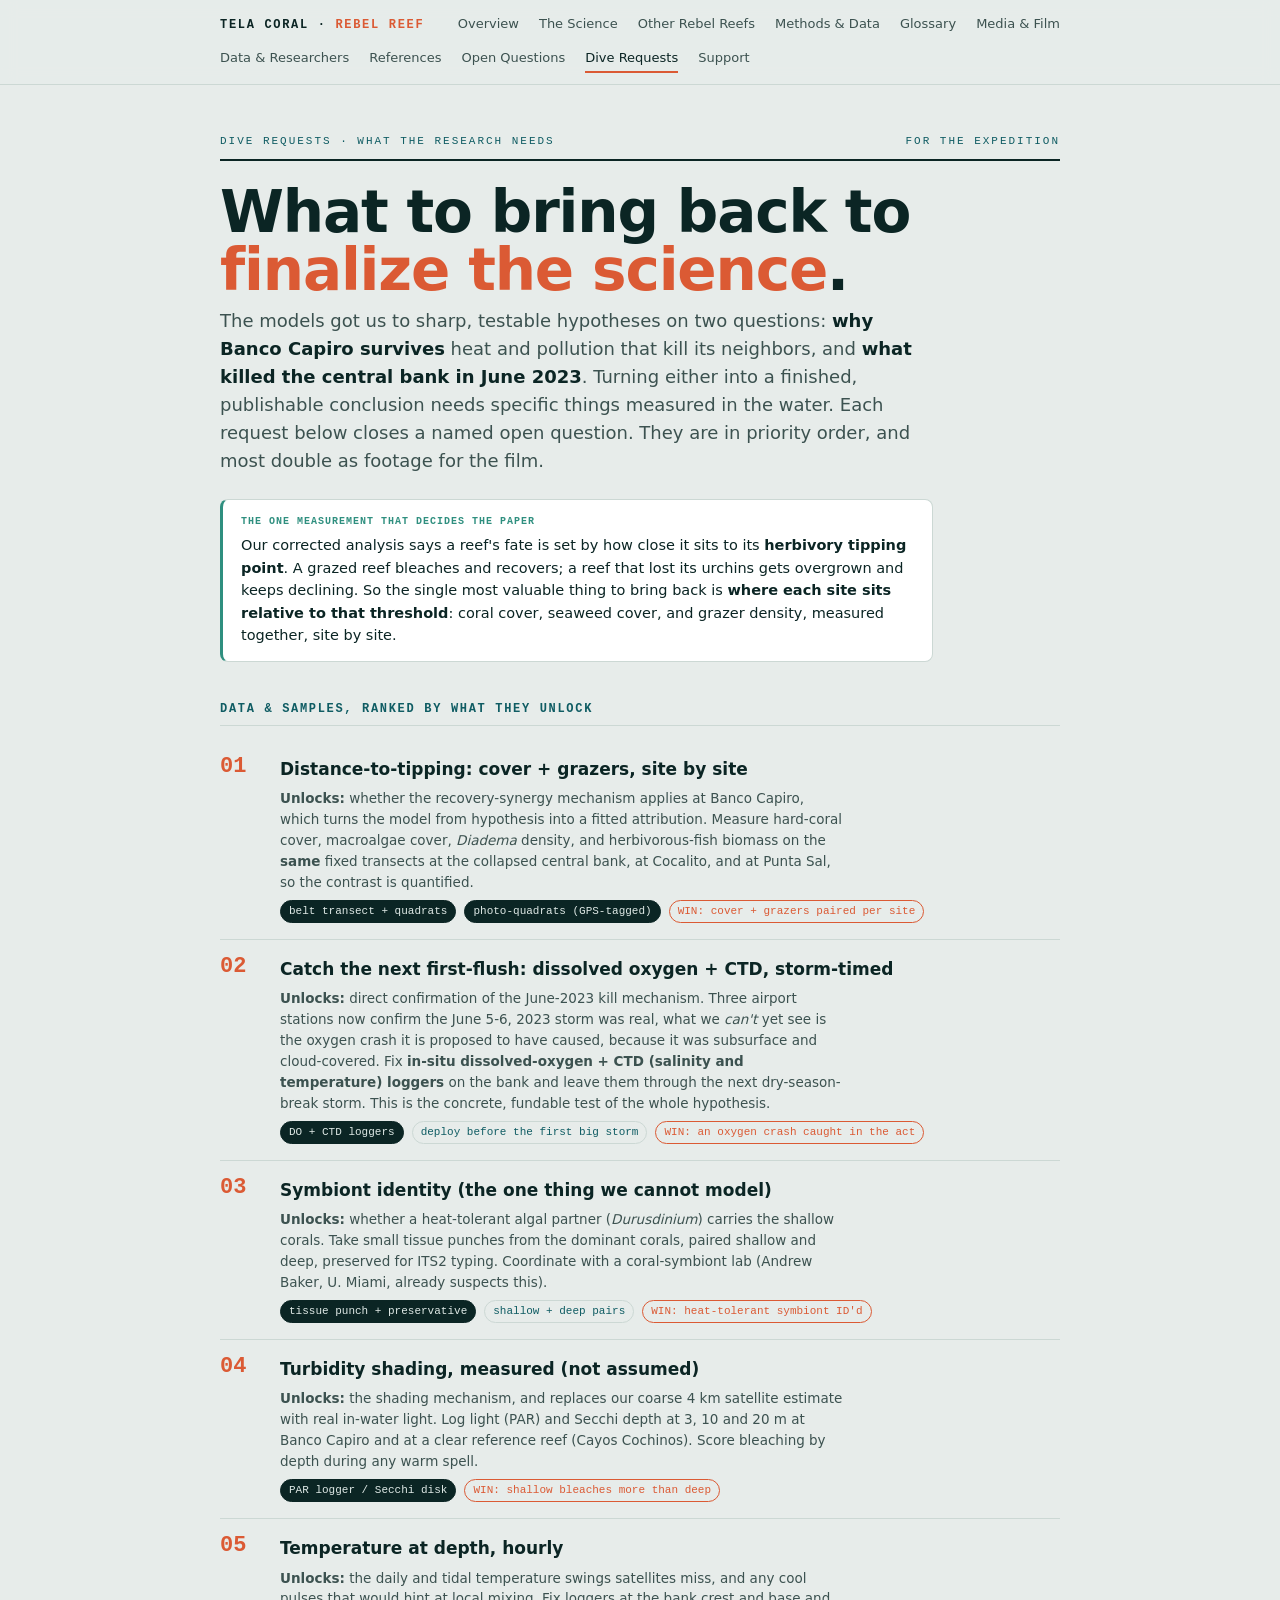
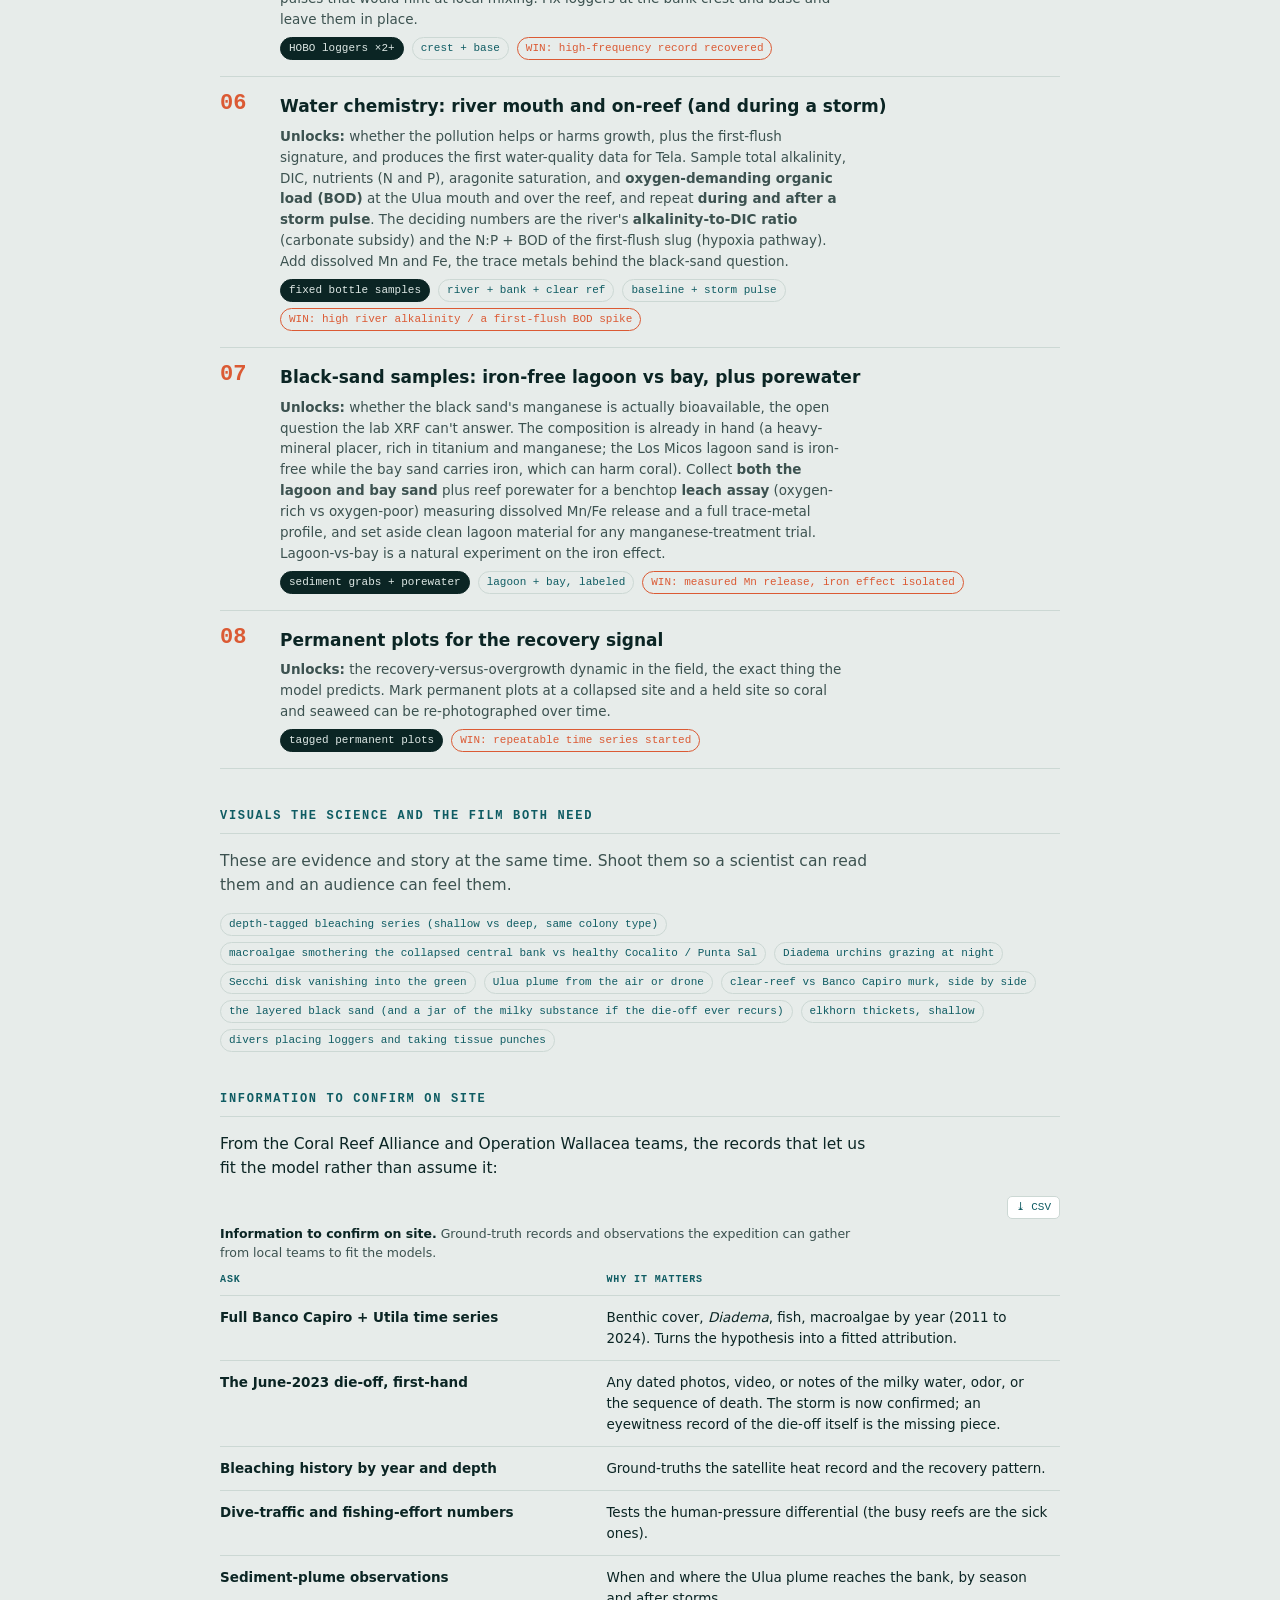
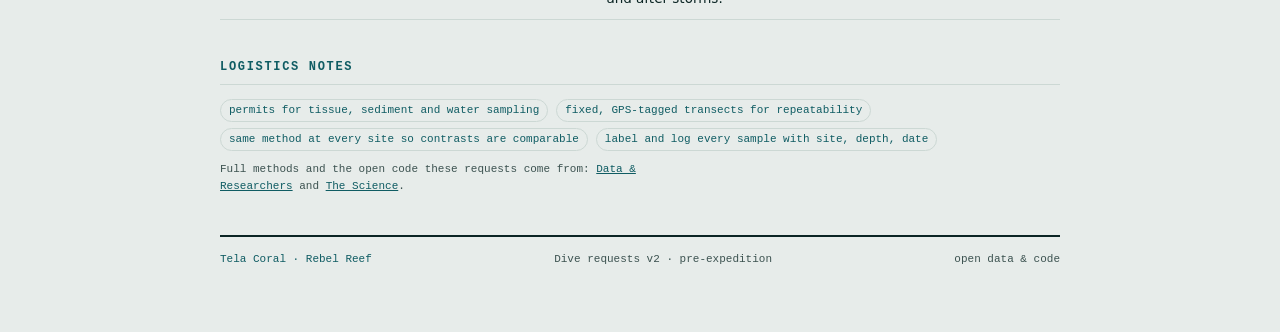
<file: dive-requests.html>
<!doctype html>
<html lang="en">
<head>
<meta charset="utf-8">
<meta name="viewport" content="width=device-width, initial-scale=1">
<title>Dive Requests, what the research still needs, Rebel Reef</title>
<meta name="description" content="The data, samples, measurements and visuals the Banco Capiro expedition needs to collect to turn the models into finalized conclusions.">
<link rel="stylesheet" href="style.css">
</head>
<body>
<div class="nav"><div class="inner">
  <span class="brand">Tela Coral · <b>Rebel Reef</b></span>
  <a href="index.html">Overview</a>
  <a href="science.html">The Science</a>
  <a href="fingerprint.html">Other Rebel Reefs</a>
  <a href="methods.html">Methods &amp; Data</a>
  <a href="glossary.html">Glossary</a>
  <a href="media.html">Media &amp; Film</a>
  <a href="researchers.html">Data &amp; Researchers</a>
  <a href="references.html">References</a>
  <a href="questions.html">Open Questions</a>
  <a href="dive-requests.html" class="on">Dive Requests</a>
  <a href="support.html">Support</a>
</div></div>

<div class="sheet">
  <div class="eyebrow"><span>Dive Requests · what the research needs</span><span>for the expedition</span></div>
  <h1>What to bring back to <span class="em">finalize the science</span>.</h1>
  <p class="lede">The models got us to sharp, testable hypotheses on two questions: <b>why Banco Capiro
    survives</b> heat and pollution that kill its neighbors, and <b>what killed the central bank in June 2023</b>.
    Turning either into a finished, publishable conclusion needs specific things measured in the water. Each request
    below closes a named open question. They are in priority order, and most double as footage for the film.</p>

  <div class="callout"><div class="lab">The one measurement that decides the paper</div>
    <p>Our corrected analysis says a reef's fate is set by how close it sits to its <b>herbivory tipping
      point</b>. A grazed reef bleaches and recovers; a reef that lost its urchins gets overgrown and keeps
      declining. So the single most valuable thing to bring back is <b>where each site sits relative to that
      threshold</b>: coral cover, seaweed cover, and grazer density, measured together, site by site.</p></div>

  <h2>Data &amp; samples, ranked by what they unlock</h2>

  <div class="station"><div class="num">01</div><div>
    <h3>Distance-to-tipping: cover + grazers, site by site</h3>
    <p><b>Unlocks:</b> whether the recovery-synergy mechanism applies at Banco Capiro, which turns the model from
      hypothesis into a fitted attribution. Measure hard-coral cover, macroalgae cover, <em>Diadema</em> density,
      and herbivorous-fish biomass on the <b>same</b> fixed transects at the collapsed central bank, at Cocalito,
      and at Punta Sal, so the contrast is quantified.</p>
    <div class="meta"><span class="chip gear">belt transect + quadrats</span><span class="chip gear">photo-quadrats (GPS-tagged)</span><span class="chip win">WIN: cover + grazers paired per site</span></div></div></div>

  <div class="station"><div class="num">02</div><div>
    <h3>Catch the next first-flush: dissolved oxygen + CTD, storm-timed</h3>
    <p><b>Unlocks:</b> direct confirmation of the June-2023 kill mechanism. Three airport stations now confirm the
      June 5-6, 2023 storm was real, what we <em>can't</em> yet see is the oxygen crash it is proposed to have
      caused, because it was subsurface and cloud-covered. Fix <b>in-situ dissolved-oxygen + CTD (salinity and
      temperature) loggers</b> on the bank and leave them through the next dry-season-break storm. This is the
      concrete, fundable test of the whole hypothesis.</p>
    <div class="meta"><span class="chip gear">DO + CTD loggers</span><span class="chip">deploy before the first big storm</span><span class="chip win">WIN: an oxygen crash caught in the act</span></div></div></div>

  <div class="station"><div class="num">03</div><div>
    <h3>Symbiont identity (the one thing we cannot model)</h3>
    <p><b>Unlocks:</b> whether a heat-tolerant algal partner (<em>Durusdinium</em>) carries the shallow corals.
      Take small tissue punches from the dominant corals, paired shallow and deep, preserved for ITS2 typing.
      Coordinate with a coral-symbiont lab (Andrew Baker, U. Miami, already suspects this).</p>
    <div class="meta"><span class="chip gear">tissue punch + preservative</span><span class="chip">shallow + deep pairs</span><span class="chip win">WIN: heat-tolerant symbiont ID'd</span></div></div></div>

  <div class="station"><div class="num">04</div><div>
    <h3>Turbidity shading, measured (not assumed)</h3>
    <p><b>Unlocks:</b> the shading mechanism, and replaces our coarse 4&nbsp;km satellite estimate with real
      in-water light. Log light (PAR) and Secchi depth at 3, 10 and 20&nbsp;m at Banco Capiro and at a clear
      reference reef (Cayos Cochinos). Score bleaching by depth during any warm spell.</p>
    <div class="meta"><span class="chip gear">PAR logger / Secchi disk</span><span class="chip win">WIN: shallow bleaches more than deep</span></div></div></div>

  <div class="station"><div class="num">05</div><div>
    <h3>Temperature at depth, hourly</h3>
    <p><b>Unlocks:</b> the daily and tidal temperature swings satellites miss, and any cool pulses that would hint
      at local mixing. Fix loggers at the bank crest and base and leave them in place.</p>
    <div class="meta"><span class="chip gear">HOBO loggers ×2+</span><span class="chip">crest + base</span><span class="chip win">WIN: high-frequency record recovered</span></div></div></div>

  <div class="station"><div class="num">06</div><div>
    <h3>Water chemistry: river mouth and on-reef (and during a storm)</h3>
    <p><b>Unlocks:</b> whether the pollution helps or harms growth, plus the first-flush signature, and produces the
      first water-quality data for Tela. Sample total alkalinity, DIC, nutrients (N and P), aragonite saturation,
      and <b>oxygen-demanding organic load (BOD)</b> at the Ulua mouth and over the reef, and repeat <b>during and
      after a storm pulse</b>. The deciding numbers are the river's <b>alkalinity-to-DIC ratio</b> (carbonate
      subsidy) and the N:P + BOD of the first-flush slug (hypoxia pathway). Add dissolved Mn and Fe, the trace
      metals behind the black-sand question.</p>
    <div class="meta"><span class="chip gear">fixed bottle samples</span><span class="chip">river + bank + clear ref</span><span class="chip">baseline + storm pulse</span><span class="chip win">WIN: high river alkalinity / a first-flush BOD spike</span></div></div></div>

  <div class="station"><div class="num">07</div><div>
    <h3>Black-sand samples: iron-free lagoon vs bay, plus porewater</h3>
    <p><b>Unlocks:</b> whether the black sand's manganese is actually bioavailable, the open question the lab XRF
      can't answer. The composition is already in hand (a heavy-mineral placer, rich in titanium and manganese;
      the Los Micos lagoon sand is iron-free while the bay sand carries iron, which can harm coral). Collect
      <b>both the lagoon and bay sand</b> plus reef porewater for a benchtop <b>leach assay</b> (oxygen-rich vs
      oxygen-poor) measuring dissolved Mn/Fe release and a full trace-metal profile, and set aside clean lagoon
      material for any manganese-treatment trial. Lagoon-vs-bay is a natural experiment on the iron effect.</p>
    <div class="meta"><span class="chip gear">sediment grabs + porewater</span><span class="chip">lagoon + bay, labeled</span><span class="chip win">WIN: measured Mn release, iron effect isolated</span></div></div></div>

  <div class="station"><div class="num">08</div><div>
    <h3>Permanent plots for the recovery signal</h3>
    <p><b>Unlocks:</b> the recovery-versus-overgrowth dynamic in the field, the exact thing the model predicts. Mark
      permanent plots at a collapsed site and a held site so coral and seaweed can be re-photographed over time.</p>
    <div class="meta"><span class="chip gear">tagged permanent plots</span><span class="chip win">WIN: repeatable time series started</span></div></div></div>

  <h2>Visuals the science and the film both need</h2>
  <p class="body soft">These are evidence and story at the same time. Shoot them so a scientist can read them and
    an audience can feel them.</p>
  <div class="chiprow">
    <span class="chip">depth-tagged bleaching series (shallow vs deep, same colony type)</span>
    <span class="chip">macroalgae smothering the collapsed central bank vs healthy Cocalito / Punta Sal</span>
    <span class="chip">Diadema urchins grazing at night</span>
    <span class="chip">Secchi disk vanishing into the green</span>
    <span class="chip">Ulua plume from the air or drone</span>
    <span class="chip">clear-reef vs Banco Capiro murk, side by side</span>
    <span class="chip">the layered black sand (and a jar of the milky substance if the die-off ever recurs)</span>
    <span class="chip">elkhorn thickets, shallow</span>
    <span class="chip">divers placing loggers and taking tissue punches</span>
  </div>

  <h2>Information to confirm on site</h2>
  <p class="body">From the Coral Reef Alliance and Operation Wallacea teams, the records that let us fit the model
    rather than assume it:</p>
  <div style="overflow-x:auto"><table class="data">
    <caption><b>Information to confirm on site.</b> Ground-truth records and observations the expedition can gather from local teams to fit the models.</caption>
    <tr><th>Ask</th><th>Why it matters</th></tr>
    <tr><td class="mech">Full Banco Capiro + Utila time series</td><td>Benthic cover, <i>Diadema</i>, fish, macroalgae by year (2011 to 2024). Turns the hypothesis into a fitted attribution.</td></tr>
    <tr><td class="mech">The June-2023 die-off, first-hand</td><td>Any dated photos, video, or notes of the milky water, odor, or the sequence of death. The storm is now confirmed; an eyewitness record of the die-off itself is the missing piece.</td></tr>
    <tr><td class="mech">Bleaching history by year and depth</td><td>Ground-truths the satellite heat record and the recovery pattern.</td></tr>
    <tr><td class="mech">Dive-traffic and fishing-effort numbers</td><td>Tests the human-pressure differential (the busy reefs are the sick ones).</td></tr>
    <tr><td class="mech">Sediment-plume observations</td><td>When and where the Ulua plume reaches the bank, by season and after storms.</td></tr>
  </table></div>

  <h2>Logistics notes</h2>
  <div class="chiprow">
    <span class="chip">permits for tissue, sediment and water sampling</span>
    <span class="chip">fixed, GPS-tagged transects for repeatability</span>
    <span class="chip">same method at every site so contrasts are comparable</span>
    <span class="chip">label and log every sample with site, depth, date</span>
  </div>

  <p class="prov">Full methods and the open code these requests come from: <a href="researchers.html">Data &amp;
    Researchers</a> and <a href="science.html">The Science</a>.</p>

  <footer>
    <span class="co">Tela Coral · Rebel Reef</span>
    <span>Dive requests v2 · pre-expedition</span>
    <span>open data &amp; code</span>
  </footer>
</div>
<script src="site.js"></script>
</body>
</html>
</file>
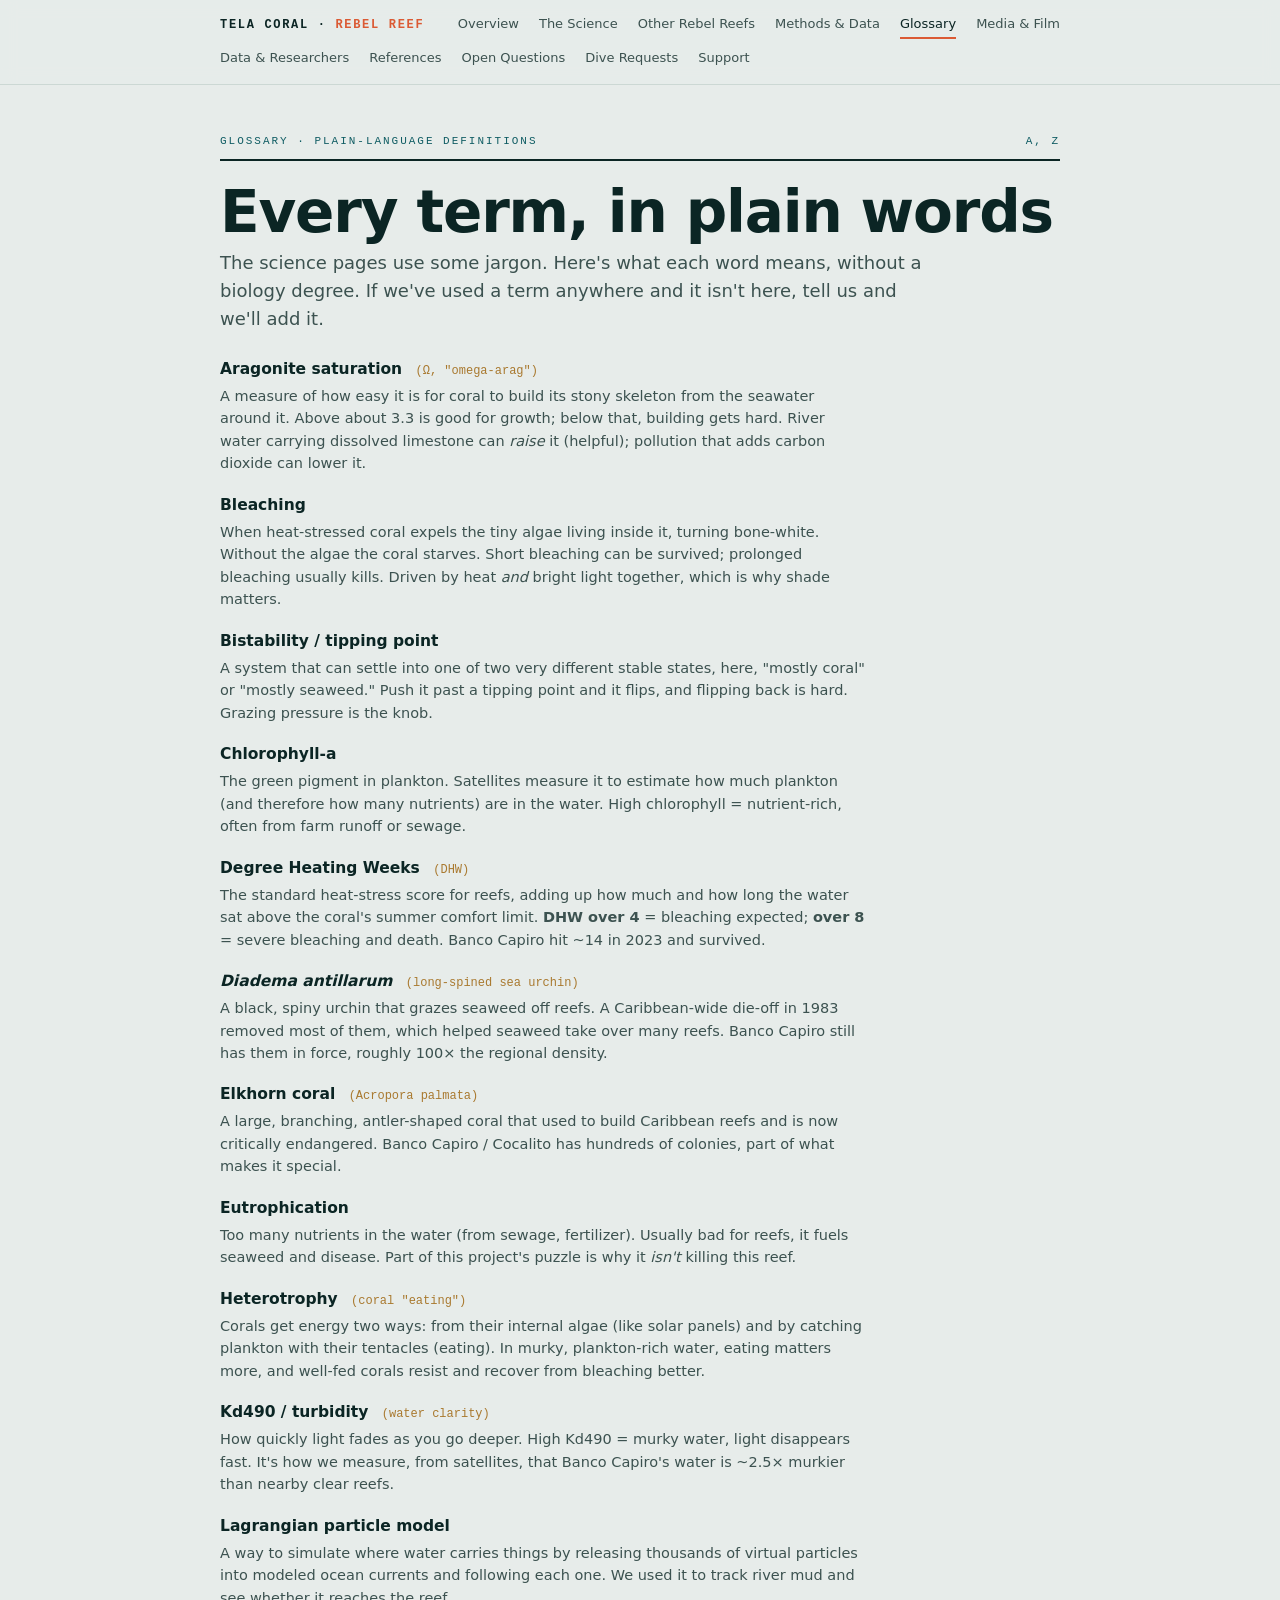
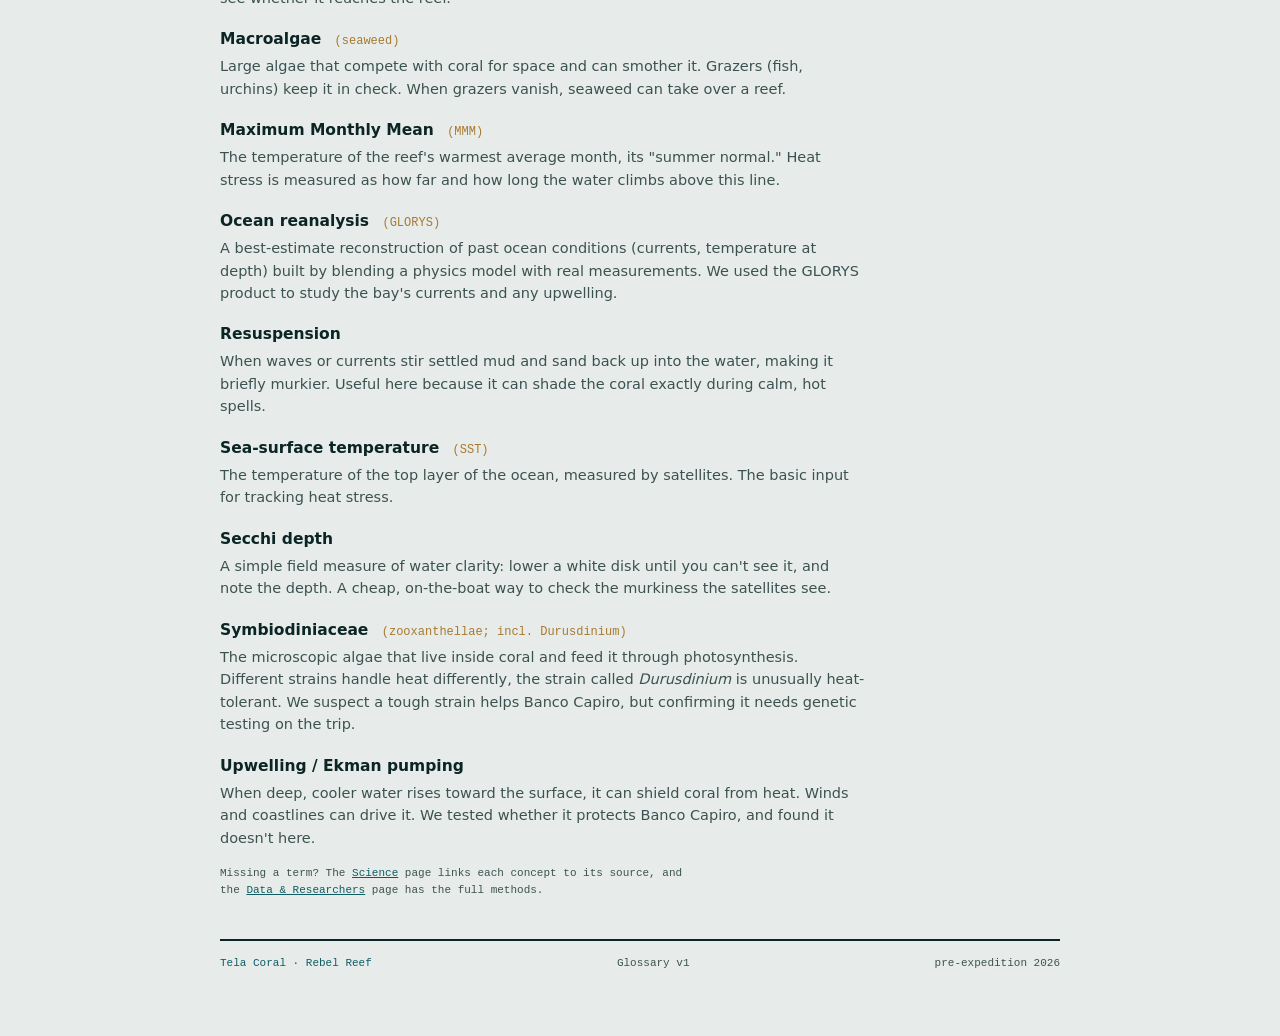
<file: glossary.html>
<!doctype html>
<html lang="en">
<head>
<meta charset="utf-8">
<meta name="viewport" content="width=device-width, initial-scale=1">
<title>Glossary, Rebel Reef</title>
<meta name="description" content="Plain-language definitions of the coral-reef and ocean-science terms used across the Rebel Reef project.">
<link rel="stylesheet" href="style.css">
</head>
<body>
<div class="nav"><div class="inner">
  <span class="brand">Tela Coral · <b>Rebel Reef</b></span>
  <a href="index.html">Overview</a>
  <a href="science.html">The Science</a>
  <a href="fingerprint.html">Other Rebel Reefs</a>
  <a href="methods.html">Methods &amp; Data</a>
  <a href="glossary.html" class="on">Glossary</a>
  <a href="media.html">Media &amp; Film</a>
  <a href="researchers.html">Data &amp; Researchers</a>
  <a href="references.html">References</a>
  <a href="questions.html">Open Questions</a>
  <a href="dive-requests.html">Dive Requests</a>
  <a href="support.html">Support</a>
</div></div>

<div class="sheet">
  <div class="eyebrow"><span>Glossary · plain-language definitions</span><span>A, Z</span></div>
  <h1>Every term, in plain words</h1>
  <p class="lede">The science pages use some jargon. Here's what each word means, without a biology degree.
    If we've used a term anywhere and it isn't here, tell us and we'll add it.</p>

  <dl class="gloss">
    <dt>Aragonite saturation <span class="pron">(Ω, "omega-arag")</span></dt>
    <dd>A measure of how easy it is for coral to build its stony skeleton from the seawater around it. Above
      about 3.3 is good for growth; below that, building gets hard. River water carrying dissolved limestone can
      <em>raise</em> it (helpful); pollution that adds carbon dioxide can lower it.</dd>

    <dt>Bleaching</dt>
    <dd>When heat-stressed coral expels the tiny algae living inside it, turning bone-white. Without the algae the
      coral starves. Short bleaching can be survived; prolonged bleaching usually kills. Driven by heat <em>and</em>
      bright light together, which is why shade matters.</dd>

    <dt>Bistability / tipping point</dt>
    <dd>A system that can settle into one of two very different stable states, here, "mostly coral" or "mostly
      seaweed." Push it past a tipping point and it flips, and flipping back is hard. Grazing pressure is the knob.</dd>

    <dt>Chlorophyll-a</dt>
    <dd>The green pigment in plankton. Satellites measure it to estimate how much plankton (and therefore how many
      nutrients) are in the water. High chlorophyll = nutrient-rich, often from farm runoff or sewage.</dd>

    <dt>Degree Heating Weeks <span class="pron">(DHW)</span></dt>
    <dd>The standard heat-stress score for reefs, adding up how much and how long the water sat above the coral's
      summer comfort limit. <b>DHW over 4</b> = bleaching expected; <b>over 8</b> = severe bleaching and death.
      Banco Capiro hit ~14 in 2023 and survived.</dd>

    <dt><i>Diadema antillarum</i> <span class="pron">(long-spined sea urchin)</span></dt>
    <dd>A black, spiny urchin that grazes seaweed off reefs. A Caribbean-wide die-off in 1983 removed most of them,
      which helped seaweed take over many reefs. Banco Capiro still has them in force, roughly 100× the regional density.</dd>

    <dt>Elkhorn coral <span class="pron">(Acropora palmata)</span></dt>
    <dd>A large, branching, antler-shaped coral that used to build Caribbean reefs and is now critically endangered.
      Banco Capiro / Cocalito has hundreds of colonies, part of what makes it special.</dd>

    <dt>Eutrophication</dt>
    <dd>Too many nutrients in the water (from sewage, fertilizer). Usually bad for reefs, it fuels seaweed and disease.
      Part of this project's puzzle is why it <em>isn't</em> killing this reef.</dd>

    <dt>Heterotrophy <span class="pron">(coral "eating")</span></dt>
    <dd>Corals get energy two ways: from their internal algae (like solar panels) and by catching plankton with their
      tentacles (eating). In murky, plankton-rich water, eating matters more, and well-fed corals resist and recover
      from bleaching better.</dd>

    <dt>Kd490 / turbidity <span class="pron">(water clarity)</span></dt>
    <dd>How quickly light fades as you go deeper. High Kd490 = murky water, light disappears fast. It's how we measure,
      from satellites, that Banco Capiro's water is ~2.5× murkier than nearby clear reefs.</dd>

    <dt>Lagrangian particle model</dt>
    <dd>A way to simulate where water carries things by releasing thousands of virtual particles into modeled ocean
      currents and following each one. We used it to track river mud and see whether it reaches the reef.</dd>

    <dt>Macroalgae <span class="pron">(seaweed)</span></dt>
    <dd>Large algae that compete with coral for space and can smother it. Grazers (fish, urchins) keep it in check.
      When grazers vanish, seaweed can take over a reef.</dd>

    <dt>Maximum Monthly Mean <span class="pron">(MMM)</span></dt>
    <dd>The temperature of the reef's warmest average month, its "summer normal." Heat stress is measured as how far
      and how long the water climbs above this line.</dd>

    <dt>Ocean reanalysis <span class="pron">(GLORYS)</span></dt>
    <dd>A best-estimate reconstruction of past ocean conditions (currents, temperature at depth) built by blending a
      physics model with real measurements. We used the GLORYS product to study the bay's currents and any upwelling.</dd>

    <dt>Resuspension</dt>
    <dd>When waves or currents stir settled mud and sand back up into the water, making it briefly murkier. Useful here
      because it can shade the coral exactly during calm, hot spells.</dd>

    <dt>Sea-surface temperature <span class="pron">(SST)</span></dt>
    <dd>The temperature of the top layer of the ocean, measured by satellites. The basic input for tracking heat stress.</dd>

    <dt>Secchi depth</dt>
    <dd>A simple field measure of water clarity: lower a white disk until you can't see it, and note the depth.
      A cheap, on-the-boat way to check the murkiness the satellites see.</dd>

    <dt>Symbiodiniaceae <span class="pron">(zooxanthellae; incl. Durusdinium)</span></dt>
    <dd>The microscopic algae that live inside coral and feed it through photosynthesis. Different strains handle heat
      differently, the strain called <i>Durusdinium</i> is unusually heat-tolerant. We suspect a tough strain helps
      Banco Capiro, but confirming it needs genetic testing on the trip.</dd>

    <dt>Upwelling / Ekman pumping</dt>
    <dd>When deep, cooler water rises toward the surface, it can shield coral from heat. Winds and coastlines can drive
      it. We tested whether it protects Banco Capiro, and found it doesn't here.</dd>
  </dl>

  <p class="prov">Missing a term? The <a href="science.html">Science</a> page links each concept to its source, and
    the <a href="researchers.html">Data &amp; Researchers</a> page has the full methods.</p>

  <footer>
    <span class="co">Tela Coral · Rebel Reef</span>
    <span>Glossary v1</span>
    <span>pre-expedition 2026</span>
  </footer>
</div>
</body>
</html>
</file>
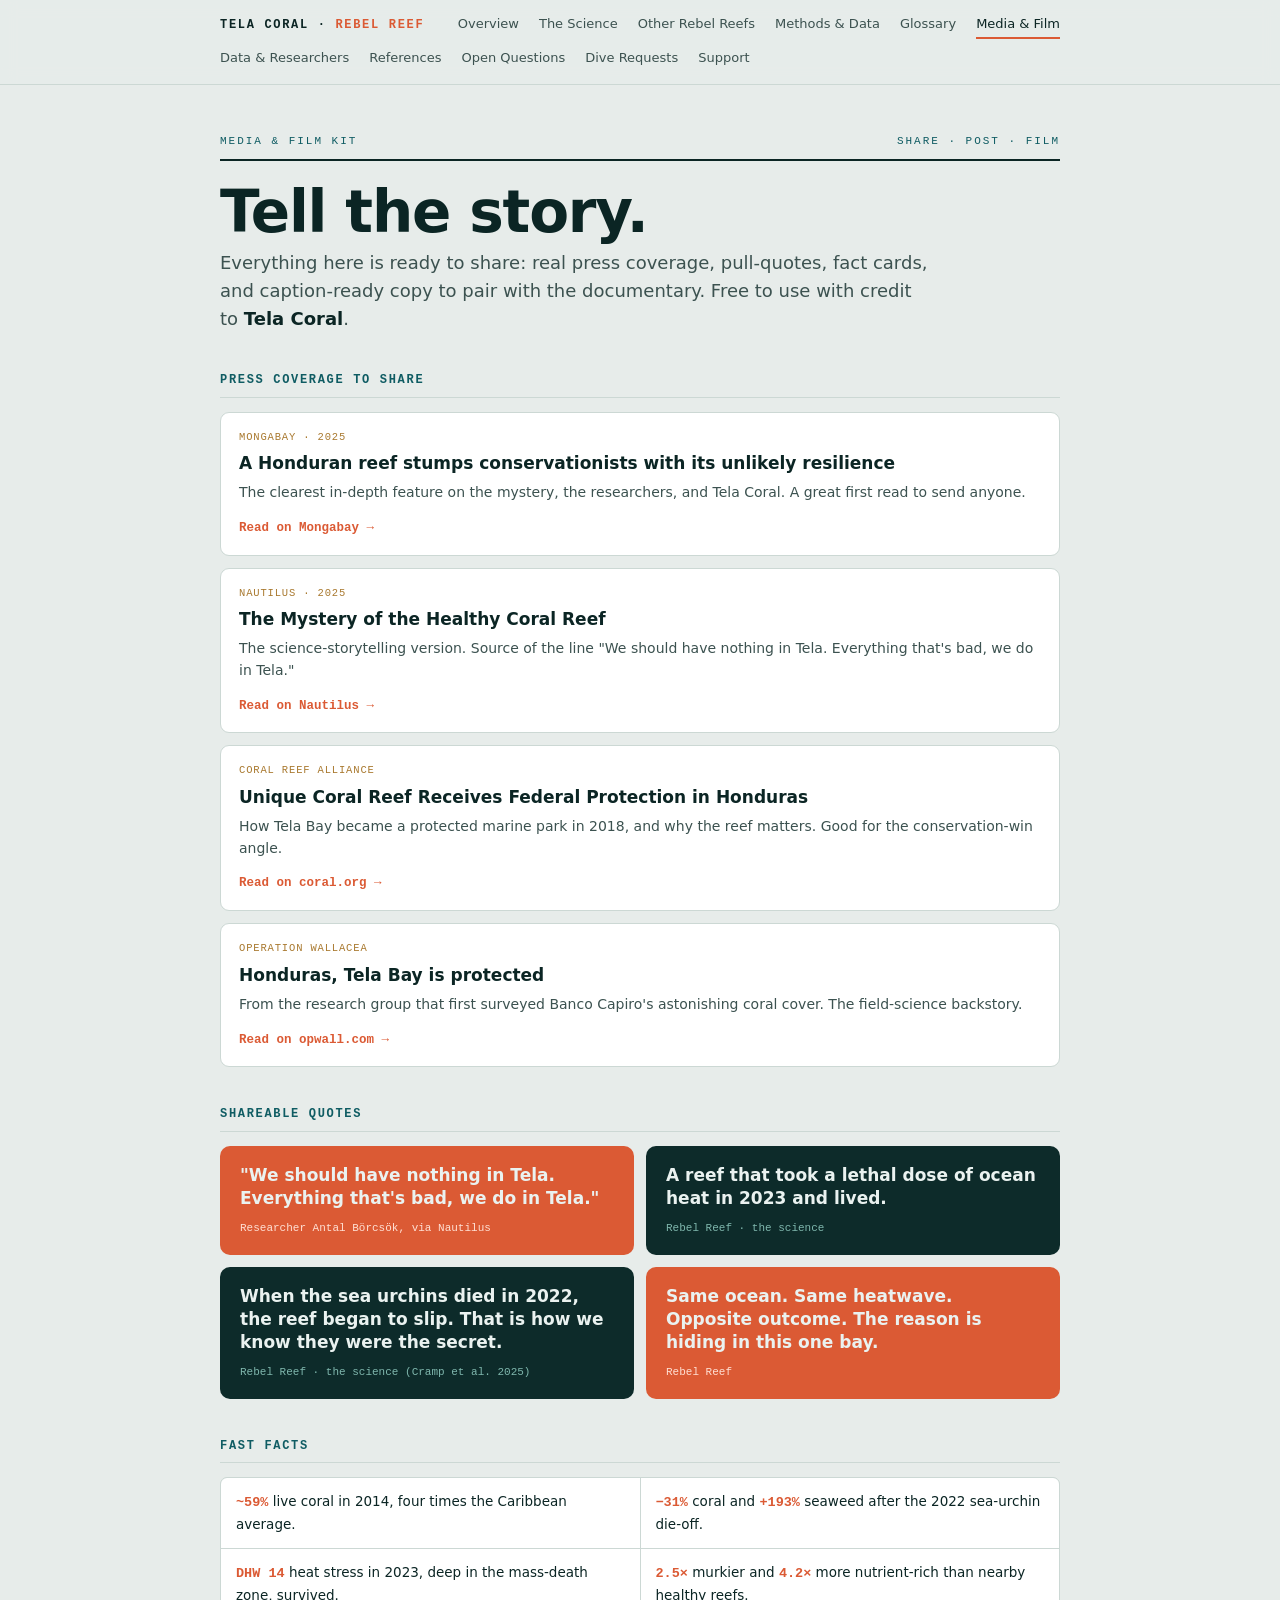
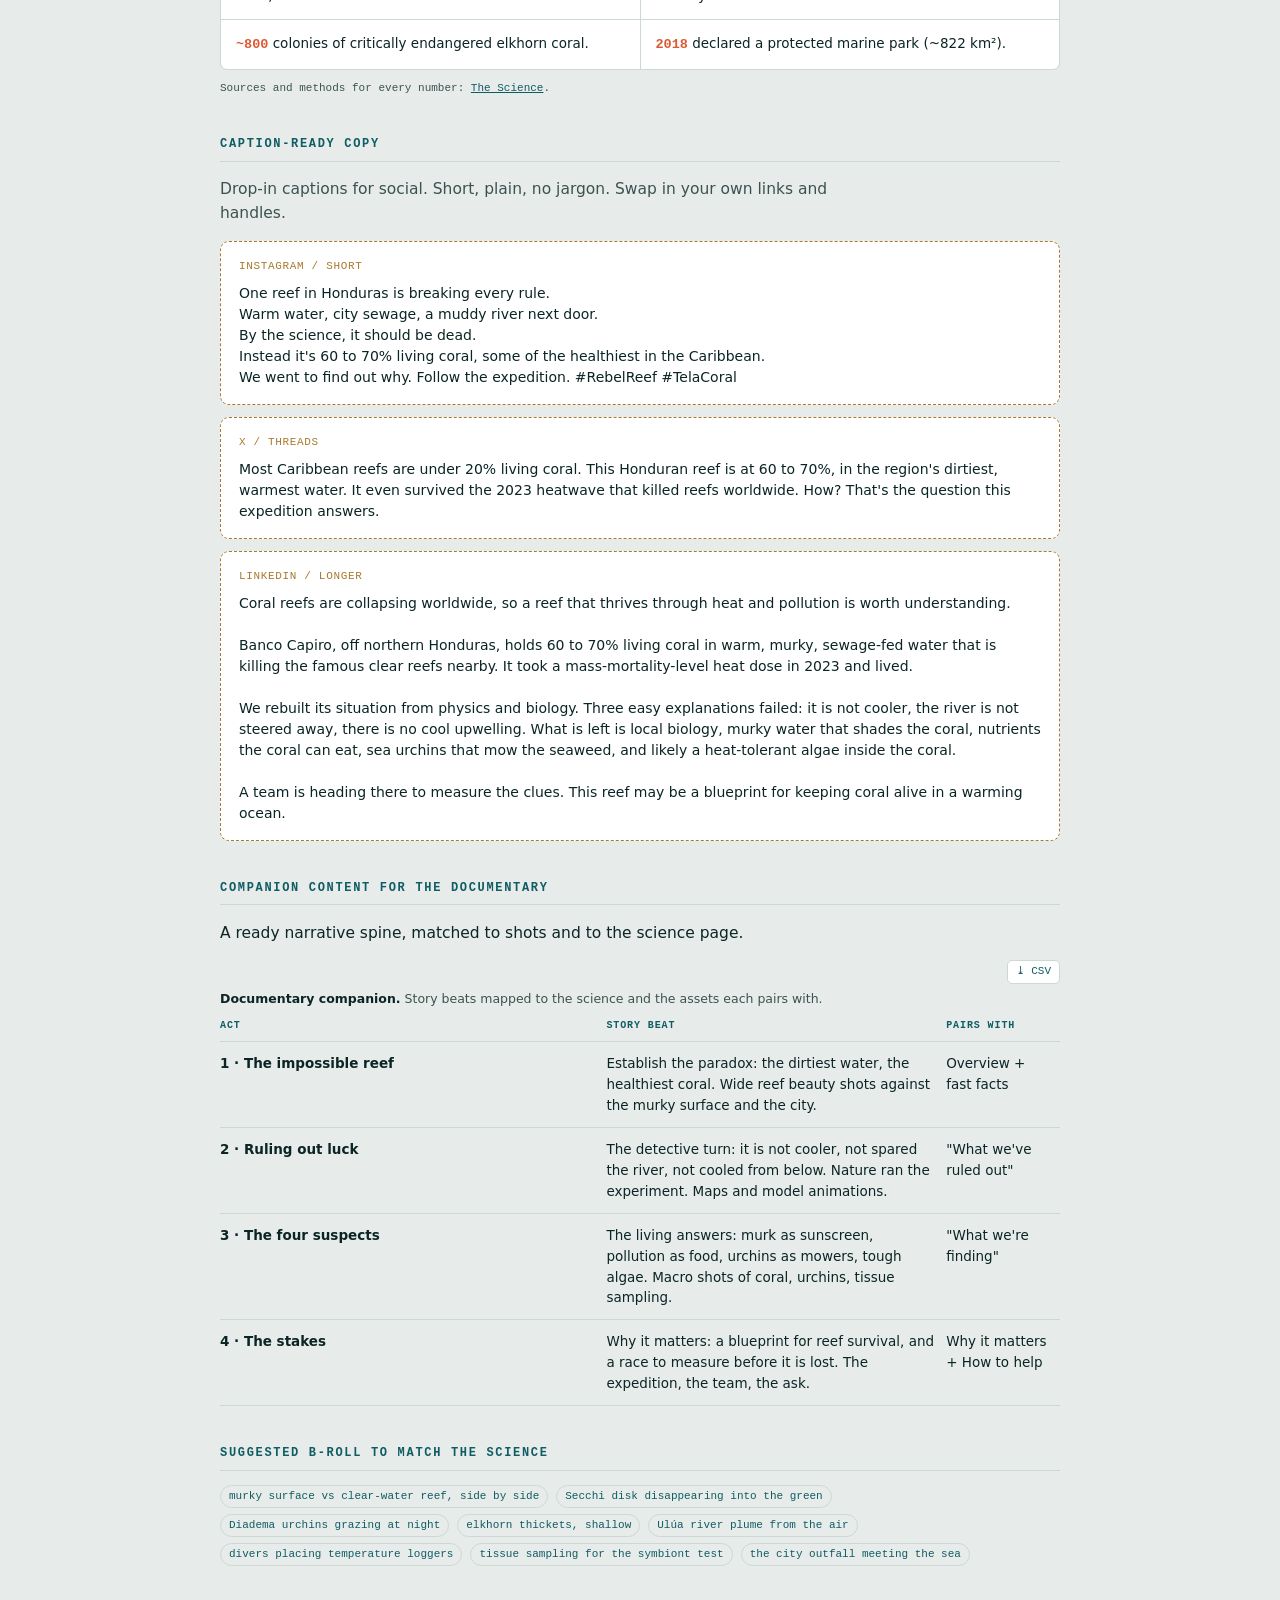
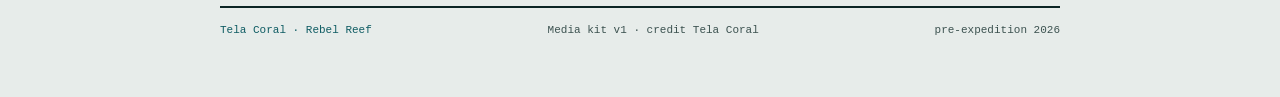
<file: media.html>
<!doctype html>
<html lang="en">
<head>
<meta charset="utf-8">
<meta name="viewport" content="width=device-width, initial-scale=1">
<title>Media &amp; Film Kit, Rebel Reef</title>
<meta name="description" content="Press coverage to share, shareable facts and quotes, and companion content for the Rebel Reef documentary on Banco Capiro, Honduras.">
<link rel="stylesheet" href="style.css">
</head>
<body>
<div class="nav"><div class="inner">
  <span class="brand">Tela Coral · <b>Rebel Reef</b></span>
  <a href="index.html">Overview</a>
  <a href="science.html">The Science</a>
  <a href="fingerprint.html">Other Rebel Reefs</a>
  <a href="methods.html">Methods &amp; Data</a>
  <a href="glossary.html">Glossary</a>
  <a href="media.html" class="on">Media &amp; Film</a>
  <a href="researchers.html">Data &amp; Researchers</a>
  <a href="references.html">References</a>
  <a href="questions.html">Open Questions</a>
  <a href="dive-requests.html">Dive Requests</a>
  <a href="support.html">Support</a>
</div></div>

<div class="sheet">
  <div class="eyebrow"><span>Media &amp; Film Kit</span><span>share · post · film</span></div>
  <h1>Tell the story.</h1>
  <p class="lede">Everything here is ready to share: real press coverage, pull-quotes, fact cards, and
    caption-ready copy to pair with the documentary. Free to use with credit to <b>Tela Coral</b>.</p>

  <h2>Press coverage to share</h2>
  <div class="cards">
    <div class="card"><div class="out">Mongabay · 2025</div>
      <h3>A Honduran reef stumps conservationists with its unlikely resilience</h3>
      <p>The clearest in-depth feature on the mystery, the researchers, and Tela Coral. A great first read to send anyone.</p>
      <a class="go" href="https://news.mongabay.com/2025/05/a-honduran-reef-stumps-conservationists-with-its-unlikely-resilience/" target="_blank" rel="noopener">Read on Mongabay &rarr;</a></div>
    <div class="card"><div class="out">Nautilus · 2025</div>
      <h3>The Mystery of the Healthy Coral Reef</h3>
      <p>The science-storytelling version. Source of the line "We should have nothing in Tela. Everything that's bad, we do in Tela."</p>
      <a class="go" href="https://nautil.us/the-mystery-of-the-healthy-coral-reef-258494" target="_blank" rel="noopener">Read on Nautilus &rarr;</a></div>
    <div class="card"><div class="out">Coral Reef Alliance</div>
      <h3>Unique Coral Reef Receives Federal Protection in Honduras</h3>
      <p>How Tela Bay became a protected marine park in 2018, and why the reef matters. Good for the conservation-win angle.</p>
      <a class="go" href="https://coral.org/en/blog/unique-coral-reef-receives-federal-protection-in-honduras/" target="_blank" rel="noopener">Read on coral.org &rarr;</a></div>
    <div class="card"><div class="out">Operation Wallacea</div>
      <h3>Honduras, Tela Bay is protected</h3>
      <p>From the research group that first surveyed Banco Capiro's astonishing coral cover. The field-science backstory.</p>
      <a class="go" href="https://www.opwall.com/article/honduras-tela-bay-is-protected/" target="_blank" rel="noopener">Read on opwall.com &rarr;</a></div>
  </div>

  <h2>Shareable quotes</h2>
  <div class="quotes">
    <div class="qcard coral"><div class="q">"We should have nothing in Tela. Everything that's bad, we do in Tela."</div><div class="src">Researcher Antal Börcsök, via Nautilus</div></div>
    <div class="qcard"><div class="q">A reef that took a lethal dose of ocean heat in 2023 and lived.</div><div class="src">Rebel Reef · the science</div></div>
    <div class="qcard"><div class="q">When the sea urchins died in 2022, the reef began to slip. That is how we know they were the secret.</div><div class="src">Rebel Reef · the science (Cramp et al. 2025)</div></div>
    <div class="qcard coral"><div class="q">Same ocean. Same heatwave. Opposite outcome. The reason is hiding in this one bay.</div><div class="src">Rebel Reef</div></div>
  </div>

  <h2>Fast facts</h2>
  <div class="factgrid">
    <div class="f"><b>~59%</b> live coral in 2014, four times the Caribbean average.</div>
    <div class="f"><b>−31%</b> coral and <b>+193%</b> seaweed after the 2022 sea-urchin die-off.</div>
    <div class="f"><b>DHW 14</b> heat stress in 2023, deep in the mass-death zone, survived.</div>
    <div class="f"><b>2.5×</b> murkier and <b>4.2×</b> more nutrient-rich than nearby healthy reefs.</div>
    <div class="f"><b>~800</b> colonies of critically endangered elkhorn coral.</div>
    <div class="f"><b>2018</b> declared a protected marine park (~822 km²).</div>
  </div>
  <p class="prov">Sources and methods for every number: <a href="science.html">The Science</a>.</p>

  <h2>Caption-ready copy</h2>
  <p class="body soft">Drop-in captions for social. Short, plain, no jargon. Swap in your own links and handles.</p>

  <div class="email"><div class="h">INSTAGRAM / SHORT</div>
<pre>One reef in Honduras is breaking every rule.
Warm water, city sewage, a muddy river next door.
By the science, it should be dead.
Instead it's 60 to 70% living coral, some of the healthiest in the Caribbean.
We went to find out why. Follow the expedition. #RebelReef #TelaCoral</pre></div>

  <div class="email"><div class="h">X / THREADS</div>
<pre>Most Caribbean reefs are under 20% living coral. This Honduran reef is at 60 to 70%, in the region's dirtiest, warmest water. It even survived the 2023 heatwave that killed reefs worldwide. How? That's the question this expedition answers.</pre></div>

  <div class="email"><div class="h">LINKEDIN / LONGER</div>
<pre>Coral reefs are collapsing worldwide, so a reef that thrives through heat and pollution is worth understanding.

Banco Capiro, off northern Honduras, holds 60 to 70% living coral in warm, murky, sewage-fed water that is killing the famous clear reefs nearby. It took a mass-mortality-level heat dose in 2023 and lived.

We rebuilt its situation from physics and biology. Three easy explanations failed: it is not cooler, the river is not steered away, there is no cool upwelling. What is left is local biology, murky water that shades the coral, nutrients the coral can eat, sea urchins that mow the seaweed, and likely a heat-tolerant algae inside the coral.

A team is heading there to measure the clues. This reef may be a blueprint for keeping coral alive in a warming ocean.</pre></div>

  <h2>Companion content for the documentary</h2>
  <p class="body">A ready narrative spine, matched to shots and to the science page.</p>
  <div style="overflow-x:auto"><table class="data">
    <caption><b>Documentary companion.</b> Story beats mapped to the science and the assets each pairs with.</caption>
    <tr><th>Act</th><th>Story beat</th><th>Pairs with</th></tr>
    <tr><td class="mech">1 · The impossible reef</td><td>Establish the paradox: the dirtiest water, the healthiest coral. Wide reef beauty shots against the murky surface and the city.</td><td>Overview + fast facts</td></tr>
    <tr><td class="mech">2 · Ruling out luck</td><td>The detective turn: it is not cooler, not spared the river, not cooled from below. Nature ran the experiment. Maps and model animations.</td><td>"What we've ruled out"</td></tr>
    <tr><td class="mech">3 · The four suspects</td><td>The living answers: murk as sunscreen, pollution as food, urchins as mowers, tough algae. Macro shots of coral, urchins, tissue sampling.</td><td>"What we're finding"</td></tr>
    <tr><td class="mech">4 · The stakes</td><td>Why it matters: a blueprint for reef survival, and a race to measure before it is lost. The expedition, the team, the ask.</td><td>Why it matters + How to help</td></tr>
  </table></div>

  <h2>Suggested b-roll to match the science</h2>
  <div class="chiprow">
    <span class="chip">murky surface vs clear-water reef, side by side</span>
    <span class="chip">Secchi disk disappearing into the green</span>
    <span class="chip">Diadema urchins grazing at night</span>
    <span class="chip">elkhorn thickets, shallow</span>
    <span class="chip">Ulúa river plume from the air</span>
    <span class="chip">divers placing temperature loggers</span>
    <span class="chip">tissue sampling for the symbiont test</span>
    <span class="chip">the city outfall meeting the sea</span>
  </div>

  <footer>
    <span class="co">Tela Coral · Rebel Reef</span>
    <span>Media kit v1 · credit Tela Coral</span>
    <span>pre-expedition 2026</span>
  </footer>
</div>
<script src="site.js"></script>
</body>
</html>
</file>
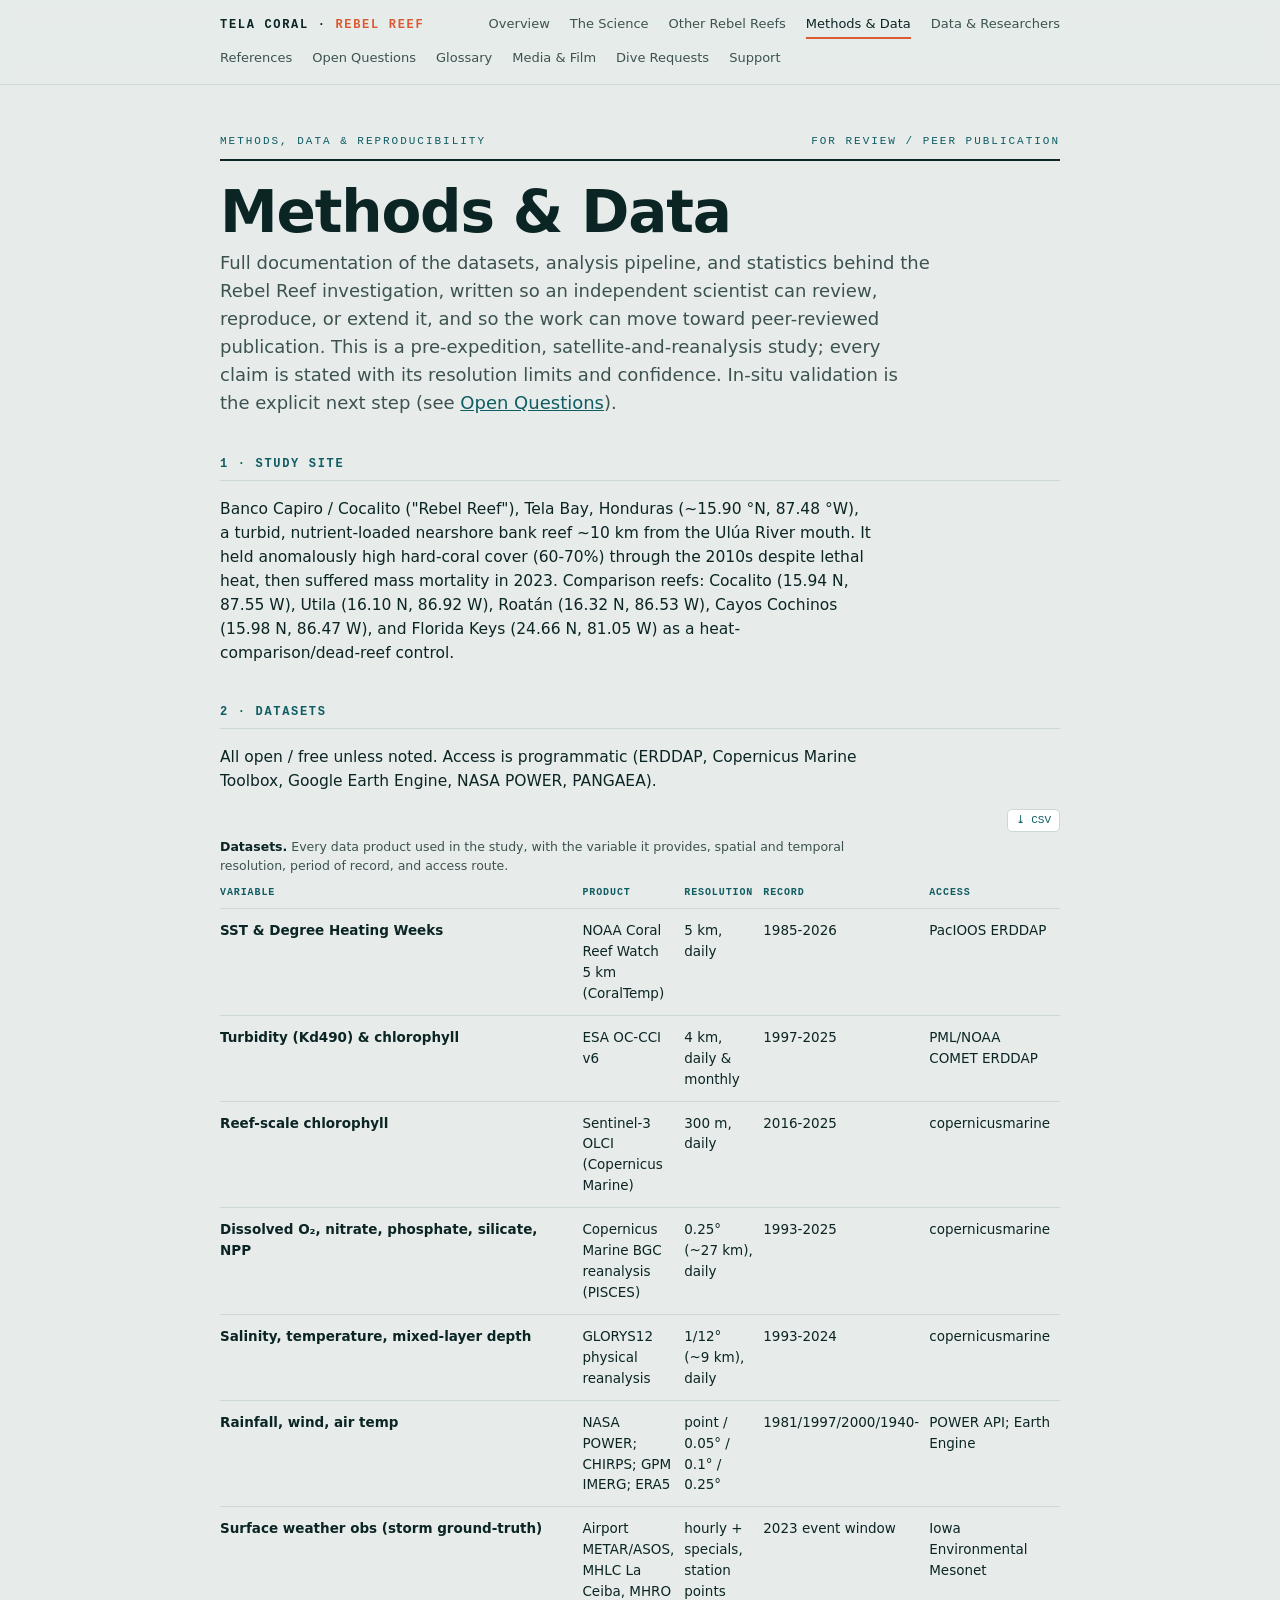
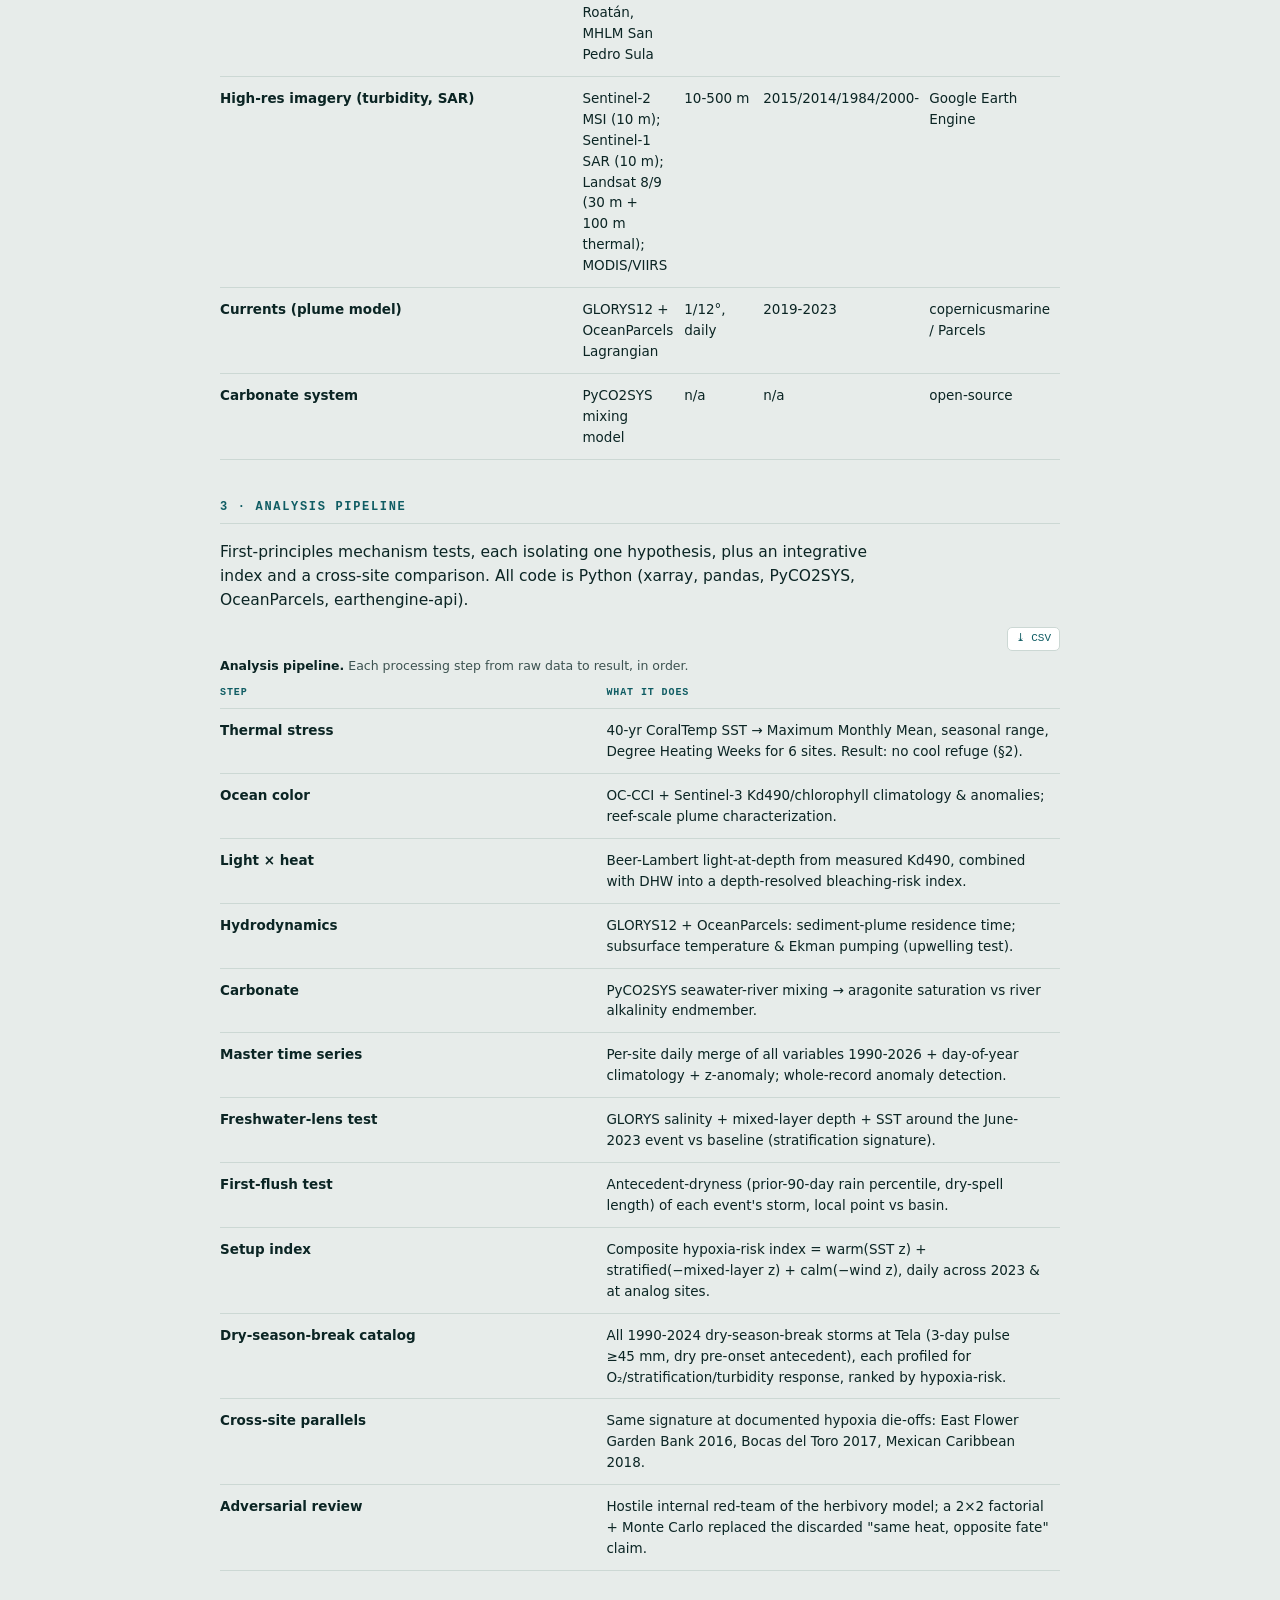
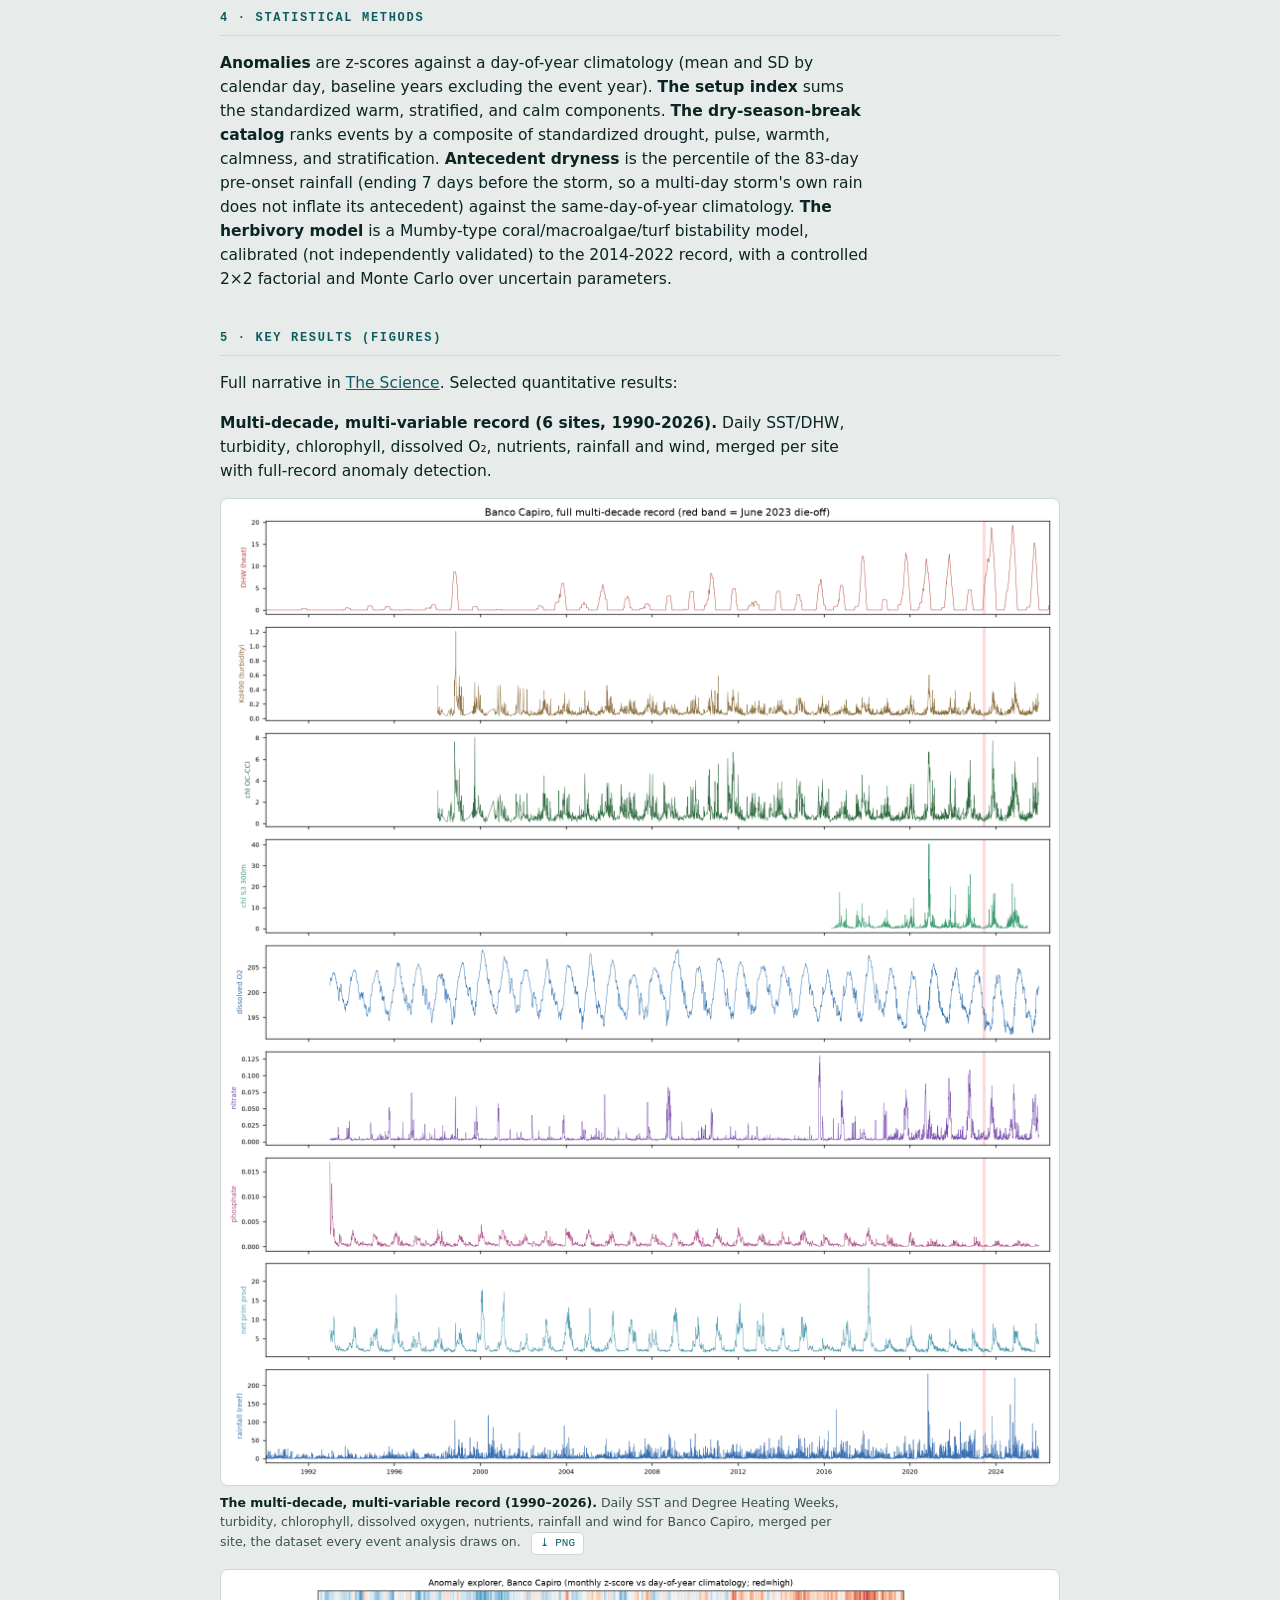
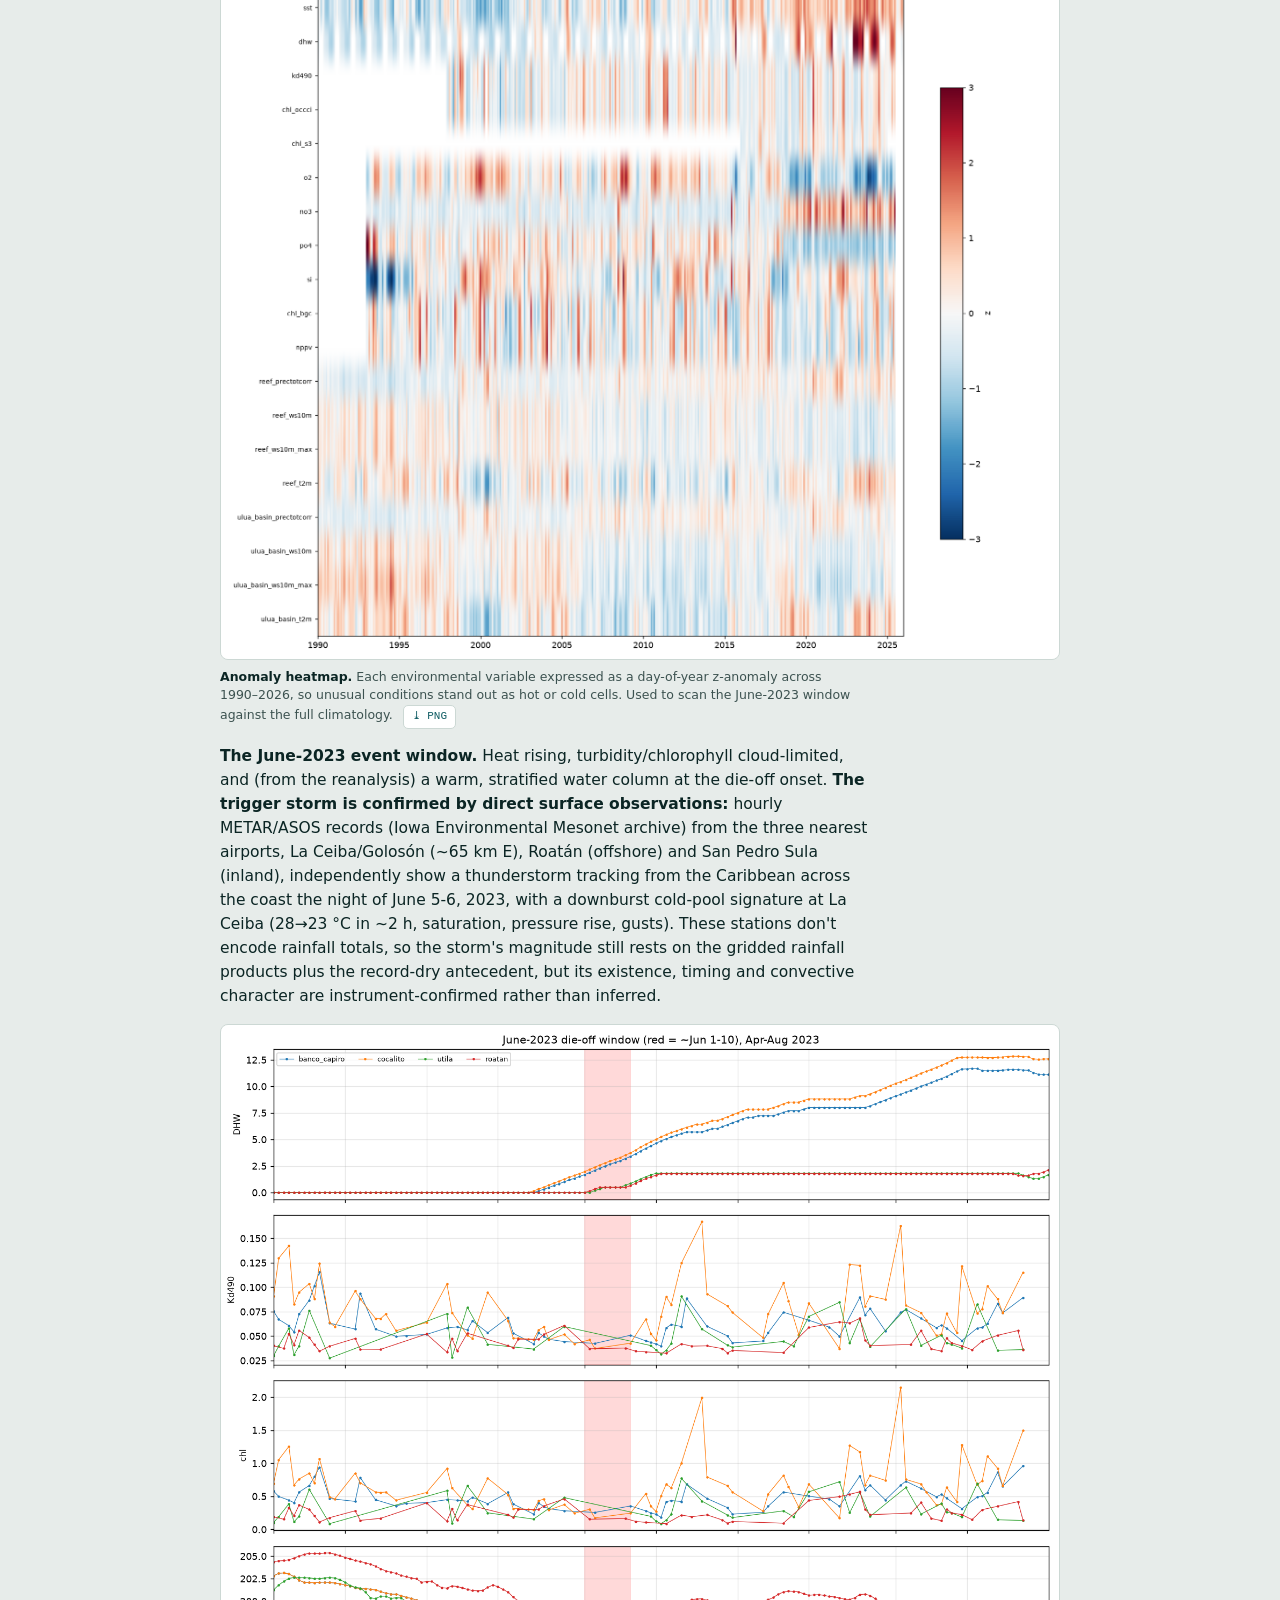
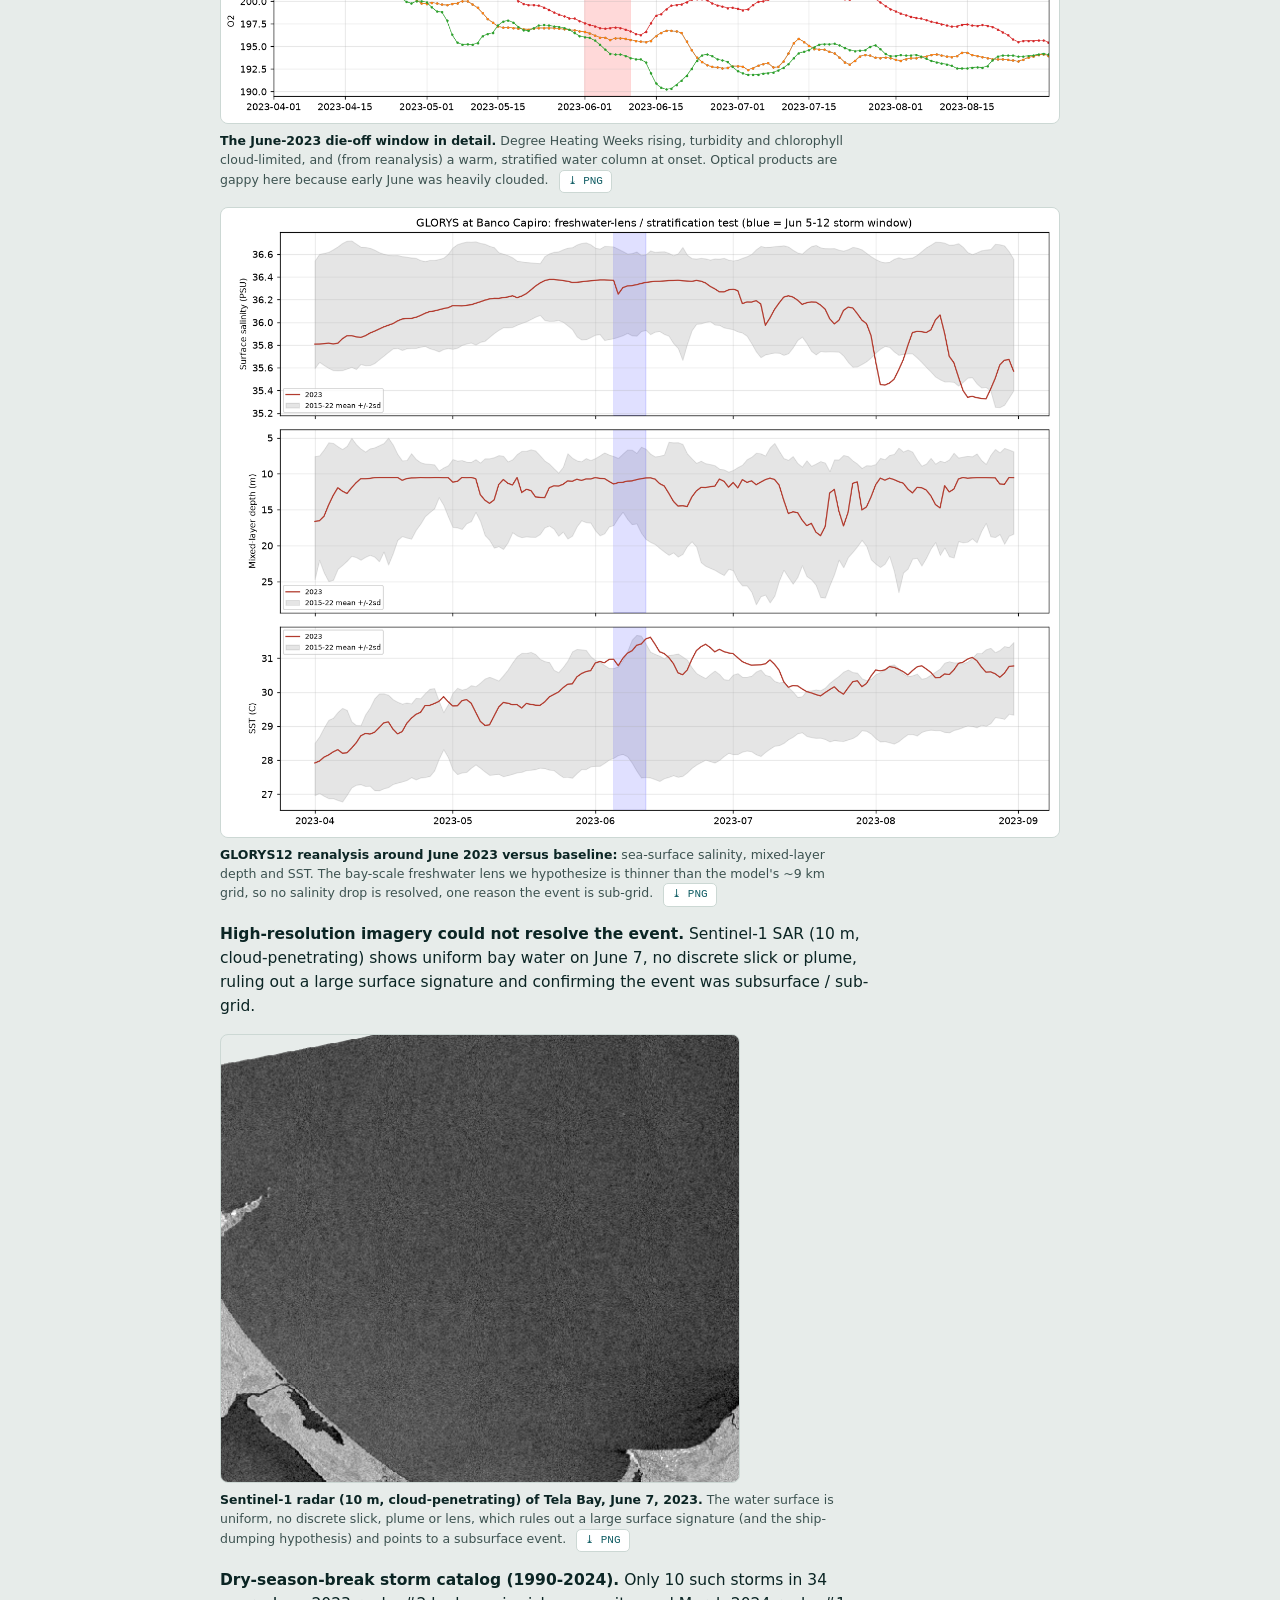
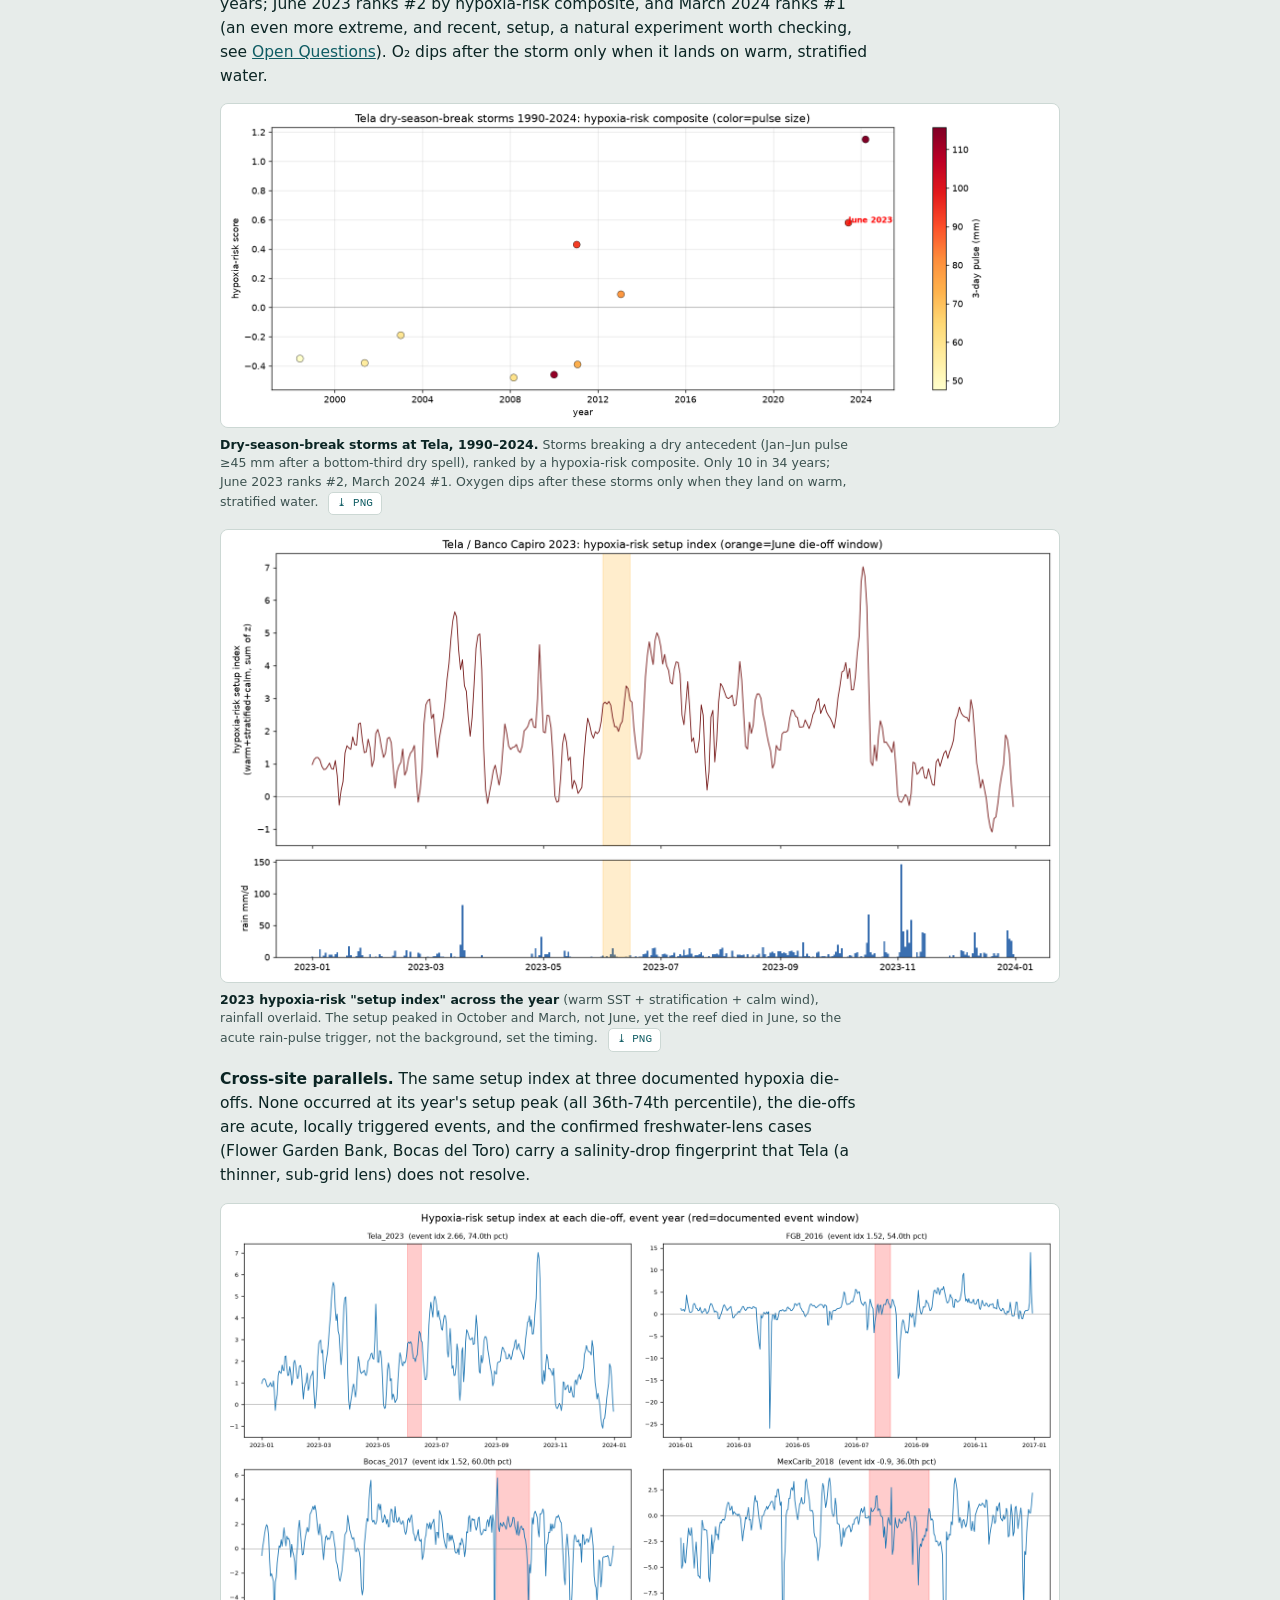
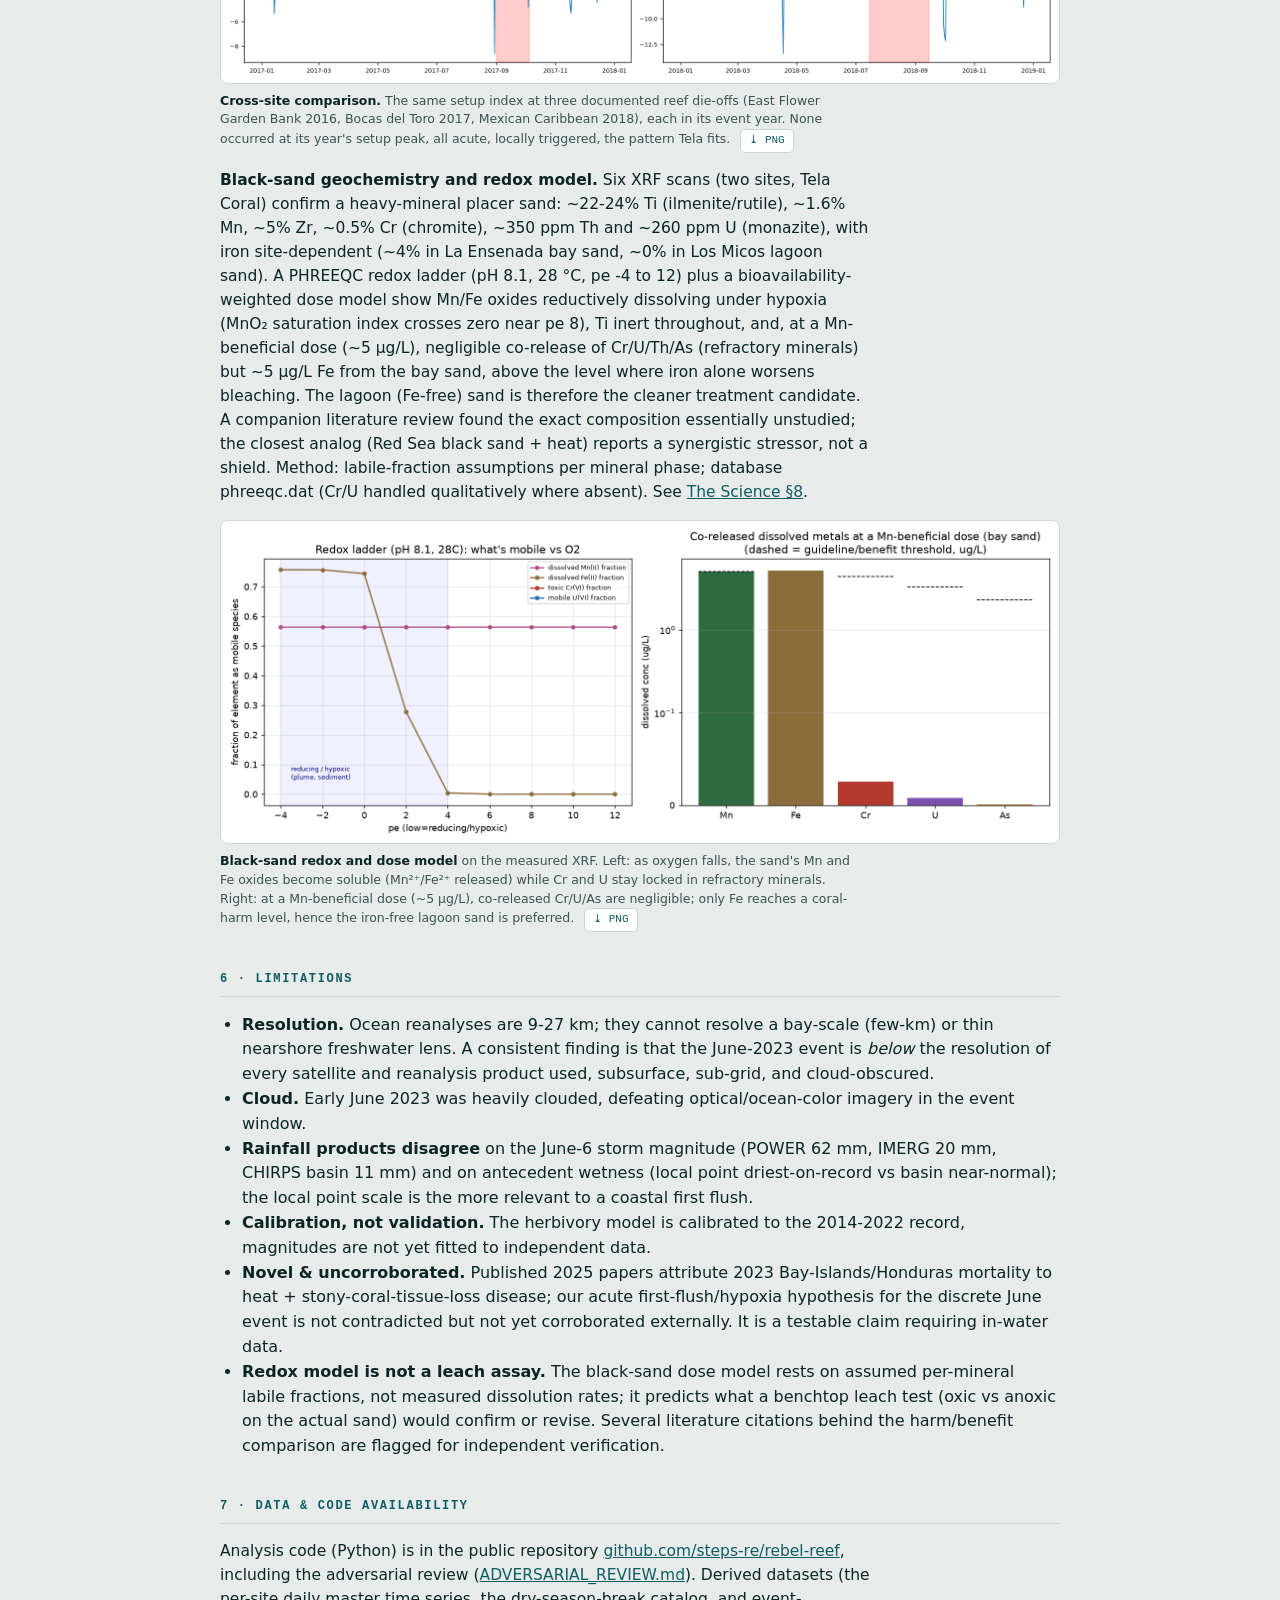
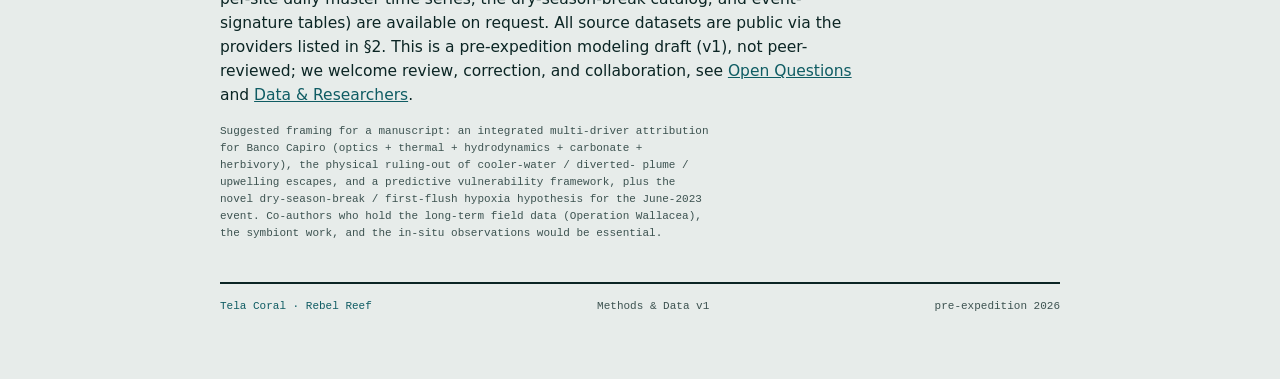
<file: methods.html>
<!doctype html>
<html lang="en">
<head>
<meta charset="utf-8">
<meta name="viewport" content="width=device-width, initial-scale=1">
<title>Methods &amp; Data, Rebel Reef</title>
<meta name="description" content="Detailed methodology, datasets, analysis pipeline, results, limitations, and data/code availability for the Rebel Reef investigation, written for scientific review and potential peer-reviewed publication.">
<link rel="stylesheet" href="style.css">
</head>
<body>
<div class="nav"><div class="inner">
  <span class="brand">Tela Coral · <b>Rebel Reef</b></span>
  <a href="index.html">Overview</a>
  <a href="science.html">The Science</a>
  <a href="fingerprint.html">Other Rebel Reefs</a>
  <a href="methods.html" class="on">Methods &amp; Data</a>
  <a href="researchers.html">Data &amp; Researchers</a>
  <a href="references.html">References</a>
  <a href="questions.html">Open Questions</a>
  <a href="glossary.html">Glossary</a>
  <a href="media.html">Media &amp; Film</a>
  <a href="dive-requests.html">Dive Requests</a>
  <a href="support.html">Support</a>
</div></div>

<div class="sheet">
  <div class="eyebrow"><span>Methods, data &amp; reproducibility</span><span>for review / peer publication</span></div>
  <h1>Methods &amp; Data</h1>
  <p class="lede">Full documentation of the datasets, analysis pipeline, and statistics behind the Rebel Reef
    investigation, written so an independent scientist can review, reproduce, or extend it, and so the work can move
    toward peer-reviewed publication. This is a pre-expedition, satellite-and-reanalysis study; every claim is stated
    with its resolution limits and confidence. In-situ validation is the explicit next step (see
    <a href="questions.html">Open Questions</a>).</p>

  <h2>1 · Study site</h2>
  <p class="body">Banco Capiro / Cocalito ("Rebel Reef"), Tela Bay, Honduras (~15.90 °N, 87.48 °W), a turbid,
    nutrient-loaded nearshore bank reef ~10 km from the Ulúa River mouth. It held anomalously high hard-coral cover
    (60-70%) through the 2010s despite lethal heat, then suffered mass mortality in 2023. Comparison reefs: Cocalito
    (15.94 N, 87.55 W), Utila (16.10 N, 86.92 W), Roatán (16.32 N, 86.53 W), Cayos Cochinos (15.98 N, 86.47 W), and
    Florida Keys (24.66 N, 81.05 W) as a heat-comparison/dead-reef control.</p>

  <h2>2 · Datasets</h2>
  <p class="body">All open / free unless noted. Access is programmatic (ERDDAP, Copernicus Marine Toolbox, Google
    Earth Engine, NASA POWER, PANGAEA).</p>
  <div style="overflow-x:auto"><table class="data">
    <caption><b>Datasets.</b> Every data product used in the study, with the variable it provides, spatial and temporal resolution, period of record, and access route.</caption>
    <tr><th>Variable</th><th>Product</th><th>Resolution</th><th>Record</th><th>Access</th></tr>
    <tr><td class="mech">SST &amp; Degree Heating Weeks</td><td>NOAA Coral Reef Watch 5&nbsp;km (CoralTemp)</td><td>5&nbsp;km, daily</td><td>1985-2026</td><td>PacIOOS ERDDAP</td></tr>
    <tr><td class="mech">Turbidity (Kd490) &amp; chlorophyll</td><td>ESA OC-CCI v6</td><td>4&nbsp;km, daily &amp; monthly</td><td>1997-2025</td><td>PML/NOAA COMET ERDDAP</td></tr>
    <tr><td class="mech">Reef-scale chlorophyll</td><td>Sentinel-3 OLCI (Copernicus Marine)</td><td>300&nbsp;m, daily</td><td>2016-2025</td><td>copernicusmarine</td></tr>
    <tr><td class="mech">Dissolved O₂, nitrate, phosphate, silicate, NPP</td><td>Copernicus Marine BGC reanalysis (PISCES)</td><td>0.25° (~27&nbsp;km), daily</td><td>1993-2025</td><td>copernicusmarine</td></tr>
    <tr><td class="mech">Salinity, temperature, mixed-layer depth</td><td>GLORYS12 physical reanalysis</td><td>1/12° (~9&nbsp;km), daily</td><td>1993-2024</td><td>copernicusmarine</td></tr>
    <tr><td class="mech">Rainfall, wind, air temp</td><td>NASA POWER; CHIRPS; GPM IMERG; ERA5</td><td>point / 0.05° / 0.1° / 0.25°</td><td>1981/1997/2000/1940-</td><td>POWER API; Earth Engine</td></tr>
    <tr><td class="mech">Surface weather obs (storm ground-truth)</td><td>Airport METAR/ASOS, MHLC La Ceiba, MHRO Roatán, MHLM San Pedro Sula</td><td>hourly + specials, station points</td><td>2023 event window</td><td>Iowa Environmental Mesonet</td></tr>
    <tr><td class="mech">High-res imagery (turbidity, SAR)</td><td>Sentinel-2 MSI (10&nbsp;m); Sentinel-1 SAR (10&nbsp;m); Landsat 8/9 (30&nbsp;m + 100&nbsp;m thermal); MODIS/VIIRS</td><td>10-500&nbsp;m</td><td>2015/2014/1984/2000-</td><td>Google Earth Engine</td></tr>
    <tr><td class="mech">Currents (plume model)</td><td>GLORYS12 + OceanParcels Lagrangian</td><td>1/12°, daily</td><td>2019-2023</td><td>copernicusmarine / Parcels</td></tr>
    <tr><td class="mech">Carbonate system</td><td>PyCO2SYS mixing model</td><td>n/a</td><td>n/a</td><td>open-source</td></tr>
  </table></div>

  <h2>3 · Analysis pipeline</h2>
  <p class="body">First-principles mechanism tests, each isolating one hypothesis, plus an integrative index and a
    cross-site comparison. All code is Python (xarray, pandas, PyCO2SYS, OceanParcels, earthengine-api).</p>
  <div style="overflow-x:auto"><table class="data">
    <caption><b>Analysis pipeline.</b> Each processing step from raw data to result, in order.</caption>
    <tr><th>Step</th><th>What it does</th></tr>
    <tr><td class="mech">Thermal stress</td><td>40-yr CoralTemp SST → Maximum Monthly Mean, seasonal range, Degree Heating Weeks for 6 sites. Result: no cool refuge (§2).</td></tr>
    <tr><td class="mech">Ocean color</td><td>OC-CCI + Sentinel-3 Kd490/chlorophyll climatology &amp; anomalies; reef-scale plume characterization.</td></tr>
    <tr><td class="mech">Light × heat</td><td>Beer-Lambert light-at-depth from measured Kd490, combined with DHW into a depth-resolved bleaching-risk index.</td></tr>
    <tr><td class="mech">Hydrodynamics</td><td>GLORYS12 + OceanParcels: sediment-plume residence time; subsurface temperature &amp; Ekman pumping (upwelling test).</td></tr>
    <tr><td class="mech">Carbonate</td><td>PyCO2SYS seawater-river mixing → aragonite saturation vs river alkalinity endmember.</td></tr>
    <tr><td class="mech">Master time series</td><td>Per-site daily merge of all variables 1990-2026 + day-of-year climatology + z-anomaly; whole-record anomaly detection.</td></tr>
    <tr><td class="mech">Freshwater-lens test</td><td>GLORYS salinity + mixed-layer depth + SST around the June-2023 event vs baseline (stratification signature).</td></tr>
    <tr><td class="mech">First-flush test</td><td>Antecedent-dryness (prior-90-day rain percentile, dry-spell length) of each event's storm, local point vs basin.</td></tr>
    <tr><td class="mech">Setup index</td><td>Composite hypoxia-risk index = warm(SST z) + stratified(−mixed-layer z) + calm(−wind z), daily across 2023 &amp; at analog sites.</td></tr>
    <tr><td class="mech">Dry-season-break catalog</td><td>All 1990-2024 dry-season-break storms at Tela (3-day pulse ≥45&nbsp;mm, dry pre-onset antecedent), each profiled for O₂/stratification/turbidity response, ranked by hypoxia-risk.</td></tr>
    <tr><td class="mech">Cross-site parallels</td><td>Same signature at documented hypoxia die-offs: East Flower Garden Bank 2016, Bocas del Toro 2017, Mexican Caribbean 2018.</td></tr>
    <tr><td class="mech">Adversarial review</td><td>Hostile internal red-team of the herbivory model; a 2×2 factorial + Monte Carlo replaced the discarded "same heat, opposite fate" claim.</td></tr>
  </table></div>

  <h2>4 · Statistical methods</h2>
  <p class="body"><b>Anomalies</b> are z-scores against a day-of-year climatology (mean and SD by calendar day,
    baseline years excluding the event year). <b>The setup index</b> sums the standardized warm, stratified, and calm
    components. <b>The dry-season-break catalog</b> ranks events by a composite of standardized drought, pulse,
    warmth, calmness, and stratification. <b>Antecedent dryness</b> is the percentile of the 83-day pre-onset rainfall
    (ending 7 days before the storm, so a multi-day storm's own rain does not inflate its antecedent) against the
    same-day-of-year climatology. <b>The herbivory model</b> is a Mumby-type coral/macroalgae/turf bistability model,
    calibrated (not independently validated) to the 2014-2022 record, with a controlled 2×2 factorial and Monte Carlo
    over uncertain parameters.</p>

  <h2>5 · Key results (figures)</h2>
  <p class="body">Full narrative in <a href="science.html">The Science</a>. Selected quantitative results:</p>

  <p class="body"><b>Multi-decade, multi-variable record (6 sites, 1990-2026).</b> Daily SST/DHW, turbidity, chlorophyll,
    dissolved O₂, nutrients, rainfall and wind, merged per site with full-record anomaly detection.</p>
  <figure class="fig"><img src="data/fig_fullrecord.png" alt="Banco Capiro full multi-decade record of all variables" style="width:100%;border:1px solid var(--line);border-radius:8px;margin:8px 0">
  <figcaption><b>The multi-decade, multi-variable record (1990–2026).</b> Daily SST and Degree Heating Weeks, turbidity, chlorophyll, dissolved oxygen, nutrients, rainfall and wind for Banco Capiro, merged per site, the dataset every event analysis draws on.</figcaption></figure>
  <figure class="fig"><img src="data/fig_anomaly_explorer.png" alt="Anomaly explorer heatmap, variables by time 1990-2026" style="width:100%;border:1px solid var(--line);border-radius:8px;margin:8px 0">
  <figcaption><b>Anomaly heatmap.</b> Each environmental variable expressed as a day-of-year z-anomaly across 1990–2026, so unusual conditions stand out as hot or cold cells. Used to scan the June-2023 window against the full climatology.</figcaption></figure>

  <p class="body"><b>The June-2023 event window.</b> Heat rising, turbidity/chlorophyll cloud-limited, and (from the
    reanalysis) a warm, stratified water column at the die-off onset. <b>The trigger storm is confirmed by direct
    surface observations:</b> hourly METAR/ASOS records (Iowa Environmental Mesonet archive) from the three nearest
    airports, La Ceiba/Golosón (~65&nbsp;km E), Roatán (offshore) and San Pedro Sula (inland), independently show a
    thunderstorm tracking from the Caribbean across the coast the night of June 5-6, 2023, with a downburst
    cold-pool signature at La Ceiba (28→23&nbsp;°C in ~2&nbsp;h, saturation, pressure rise, gusts). These stations
    don't encode rainfall totals, so the storm's magnitude still rests on the gridded rainfall products plus the
    record-dry antecedent, but its existence, timing and convective character are instrument-confirmed rather than
    inferred.</p>
  <figure class="fig"><img src="data/fig_june2023_zoom.png" alt="June 2023 die-off window: DHW, turbidity, chlorophyll, dissolved oxygen" style="width:100%;border:1px solid var(--line);border-radius:8px;margin:8px 0">
  <figcaption><b>The June-2023 die-off window in detail.</b> Degree Heating Weeks rising, turbidity and chlorophyll cloud-limited, and (from reanalysis) a warm, stratified water column at onset. Optical products are gappy here because early June was heavily clouded.</figcaption></figure>
  <figure class="fig"><img src="data/fig_glorys_lens.png" alt="GLORYS salinity, mixed-layer depth and SST around June 2023 vs baseline" style="width:100%;border:1px solid var(--line);border-radius:8px;margin:8px 0">
  <figcaption><b>GLORYS12 reanalysis around June 2023 versus baseline:</b> sea-surface salinity, mixed-layer depth and SST. The bay-scale freshwater lens we hypothesize is thinner than the model's ~9&nbsp;km grid, so no salinity drop is resolved, one reason the event is sub-grid.</figcaption></figure>

  <p class="body"><b>High-resolution imagery could not resolve the event.</b> Sentinel-1 SAR (10&nbsp;m, cloud-penetrating)
    shows uniform bay water on June 7, no discrete slick or plume, ruling out a large surface signature and confirming
    the event was subsurface / sub-grid.</p>
  <figure class="fig"><img src="data/fig_sar_june7.png" alt="Sentinel-1 SAR of Tela Bay, June 7 2023, uniform water" style="max-width:520px;width:100%;border:1px solid var(--line);border-radius:8px;margin:8px 0">
  <figcaption><b>Sentinel-1 radar (10&nbsp;m, cloud-penetrating) of Tela Bay, June 7, 2023.</b> The water surface is uniform, no discrete slick, plume or lens, which rules out a large surface signature (and the ship-dumping hypothesis) and points to a subsurface event.</figcaption></figure>

  <p class="body"><b>Dry-season-break storm catalog (1990-2024).</b> Only 10 such storms in 34 years; June 2023 ranks
    #2 by hypoxia-risk composite, and March 2024 ranks #1 (an even more extreme, and recent, setup, a natural
    experiment worth checking, see <a href="questions.html">Open Questions</a>). O₂ dips after the storm only when it
    lands on warm, stratified water.</p>
  <figure class="fig"><img src="data/fig_dryseason_catalog.png" alt="Tela dry-season-break storms 1990-2024 ranked by hypoxia-risk composite" style="width:100%;border:1px solid var(--line);border-radius:8px;margin:8px 0">
  <figcaption><b>Dry-season-break storms at Tela, 1990–2024.</b> Storms breaking a dry antecedent (Jan–Jun pulse ≥45&nbsp;mm after a bottom-third dry spell), ranked by a hypoxia-risk composite. Only 10 in 34 years; June 2023 ranks #2, March 2024 #1. Oxygen dips after these storms only when they land on warm, stratified water.</figcaption></figure>
  <figure class="fig"><img src="data/fig_setup_index_2023.png" alt="Tela 2023 hypoxia-risk setup index across the year with rainfall" style="width:100%;border:1px solid var(--line);border-radius:8px;margin:8px 0">
  <figcaption><b>2023 hypoxia-risk "setup index" across the year</b> (warm SST + stratification + calm wind), rainfall overlaid. The setup peaked in October and March, not June, yet the reef died in June, so the acute rain-pulse trigger, not the background, set the timing.</figcaption></figure>

  <p class="body"><b>Cross-site parallels.</b> The same setup index at three documented hypoxia die-offs. None occurred
    at its year's setup peak (all 36th-74th percentile), the die-offs are acute, locally triggered events, and the
    confirmed freshwater-lens cases (Flower Garden Bank, Bocas del Toro) carry a salinity-drop fingerprint that Tela
    (a thinner, sub-grid lens) does not resolve.</p>
  <figure class="fig"><img src="data/fig_analog_parallels.png" alt="Hypoxia-risk setup index at each analog die-off, event year" style="width:100%;border:1px solid var(--line);border-radius:8px;margin:8px 0">
  <figcaption><b>Cross-site comparison.</b> The same setup index at three documented reef die-offs (East Flower Garden Bank 2016, Bocas del Toro 2017, Mexican Caribbean 2018), each in its event year. None occurred at its year's setup peak, all acute, locally triggered, the pattern Tela fits.</figcaption></figure>

  <p class="body"><b>Black-sand geochemistry and redox model.</b> Six XRF scans (two sites, Tela Coral) confirm a
    heavy-mineral placer sand: ~22-24% Ti (ilmenite/rutile), ~1.6% Mn, ~5% Zr, ~0.5% Cr (chromite), ~350&nbsp;ppm Th
    and ~260&nbsp;ppm U (monazite), with iron site-dependent (~4% in La Ensenada bay sand, ~0% in Los Micos lagoon
    sand). A PHREEQC redox ladder (pH&nbsp;8.1, 28&nbsp;°C, pe&nbsp;-4 to&nbsp;12) plus a bioavailability-weighted dose
    model show Mn/Fe oxides reductively dissolving under hypoxia (MnO₂ saturation index crosses zero near pe&nbsp;8),
    Ti inert throughout, and, at a Mn-beneficial dose (~5&nbsp;µg/L), negligible co-release of Cr/U/Th/As (refractory
    minerals) but ~5&nbsp;µg/L Fe from the bay sand, above the level where iron alone worsens bleaching. The lagoon
    (Fe-free) sand is therefore the cleaner treatment candidate. A companion literature review found the exact
    composition essentially unstudied; the closest analog (Red Sea black sand + heat) reports a synergistic stressor,
    not a shield. Method: labile-fraction assumptions per mineral phase; database phreeqc.dat (Cr/U handled
    qualitatively where absent). See <a href="science.html">The Science §8</a>.</p>
  <figure class="fig"><img src="data/fig_sand_redox.png" alt="Redox ladder and Mn-beneficial-dose co-release model for the Tela black sand" style="width:100%;border:1px solid var(--line);border-radius:8px;margin:8px 0">
  <figcaption><b>Black-sand redox and dose model</b> on the measured XRF. Left: as oxygen falls, the sand's Mn and Fe oxides become soluble (Mn²⁺/Fe²⁺ released) while Cr and U stay locked in refractory minerals. Right: at a Mn-beneficial dose (~5&nbsp;µg/L), co-released Cr/U/As are negligible; only Fe reaches a coral-harm level, hence the iron-free lagoon sand is preferred.</figcaption></figure>

  <h2>6 · Limitations</h2>
  <ul class="reflist" style="list-style:disc;padding-left:22px">
    <li><b>Resolution.</b> Ocean reanalyses are 9-27&nbsp;km; they cannot resolve a bay-scale (few-km) or thin
      nearshore freshwater lens. A consistent finding is that the June-2023 event is <em>below</em> the resolution of
      every satellite and reanalysis product used, subsurface, sub-grid, and cloud-obscured.</li>
    <li><b>Cloud.</b> Early June 2023 was heavily clouded, defeating optical/ocean-color imagery in the event window.</li>
    <li><b>Rainfall products disagree</b> on the June-6 storm magnitude (POWER 62&nbsp;mm, IMERG 20&nbsp;mm, CHIRPS
      basin 11&nbsp;mm) and on antecedent wetness (local point driest-on-record vs basin near-normal); the local point
      scale is the more relevant to a coastal first flush.</li>
    <li><b>Calibration, not validation.</b> The herbivory model is calibrated to the 2014-2022 record, magnitudes are
      not yet fitted to independent data.</li>
    <li><b>Novel &amp; uncorroborated.</b> Published 2025 papers attribute 2023 Bay-Islands/Honduras mortality to heat +
      stony-coral-tissue-loss disease; our acute first-flush/hypoxia hypothesis for the discrete June event is not
      contradicted but not yet corroborated externally. It is a testable claim requiring in-water data.</li>
    <li><b>Redox model is not a leach assay.</b> The black-sand dose model rests on assumed per-mineral labile
      fractions, not measured dissolution rates; it predicts what a benchtop leach test (oxic vs anoxic on the actual
      sand) would confirm or revise. Several literature citations behind the harm/benefit comparison are flagged for
      independent verification.</li>
  </ul>

  <h2>7 · Data &amp; code availability</h2>
  <p class="body">Analysis code (Python) is in the public repository
    <a href="https://github.com/steps-re/rebel-reef" target="_blank" rel="noopener">github.com/steps-re/rebel-reef</a>,
    including the adversarial review (<a href="https://github.com/steps-re/rebel-reef/blob/main/ADVERSARIAL_REVIEW.md" target="_blank" rel="noopener">ADVERSARIAL_REVIEW.md</a>).
    Derived datasets (the per-site daily master time series, the dry-season-break catalog, and event-signature tables)
    are available on request. All source datasets are public via the providers listed in §2. This is a
    pre-expedition modeling draft (v1), not peer-reviewed; we welcome review, correction, and collaboration, see
    <a href="questions.html">Open Questions</a> and <a href="researchers.html">Data &amp; Researchers</a>.</p>

  <p class="prov">Suggested framing for a manuscript: an integrated multi-driver attribution for Banco Capiro
    (optics + thermal + hydrodynamics + carbonate + herbivory), the physical ruling-out of cooler-water / diverted-
    plume / upwelling escapes, and a predictive vulnerability framework, plus the novel dry-season-break /
    first-flush hypoxia hypothesis for the June-2023 event. Co-authors who hold the long-term field data (Operation
    Wallacea), the symbiont work, and the in-situ observations would be essential.</p>

  <footer>
    <span class="co">Tela Coral · Rebel Reef</span>
    <span>Methods &amp; Data v1</span>
    <span>pre-expedition 2026</span>
  </footer>
</div>
<script src="site.js"></script>
</body>
</html>
</file>
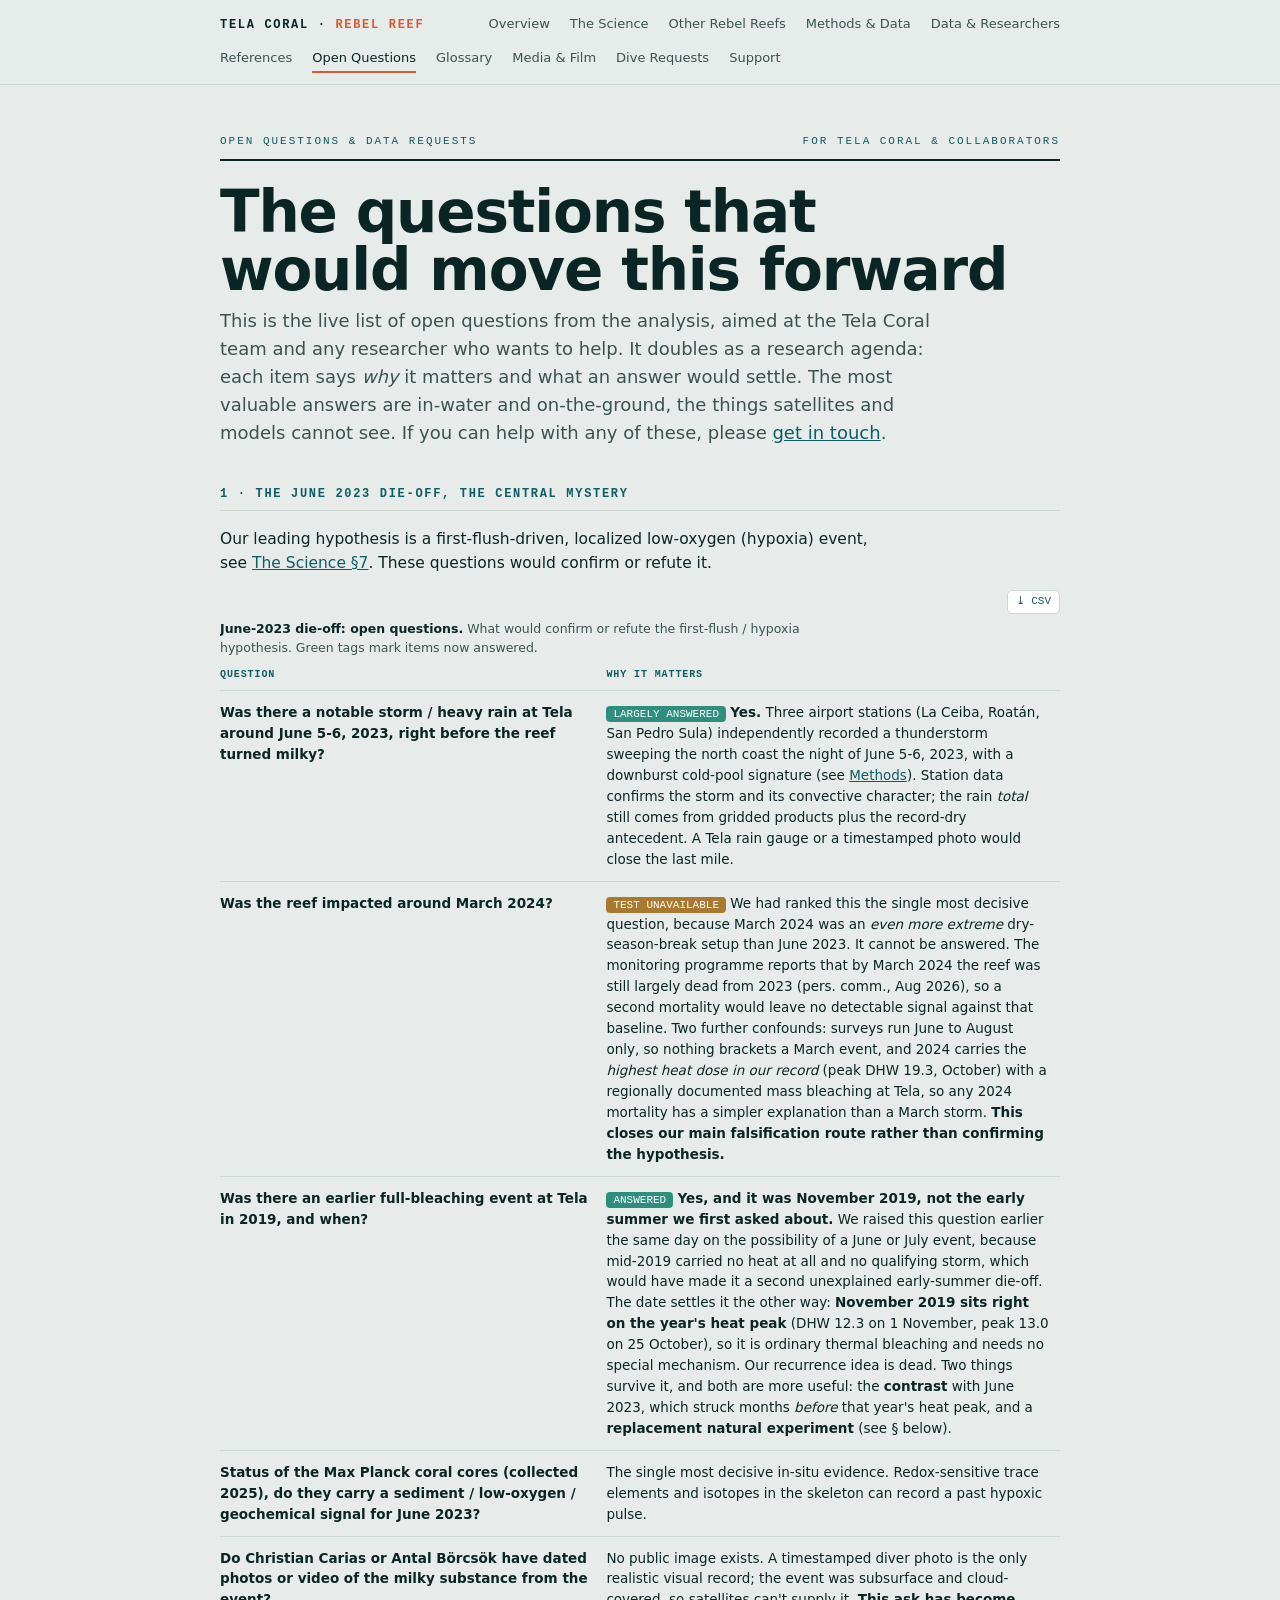
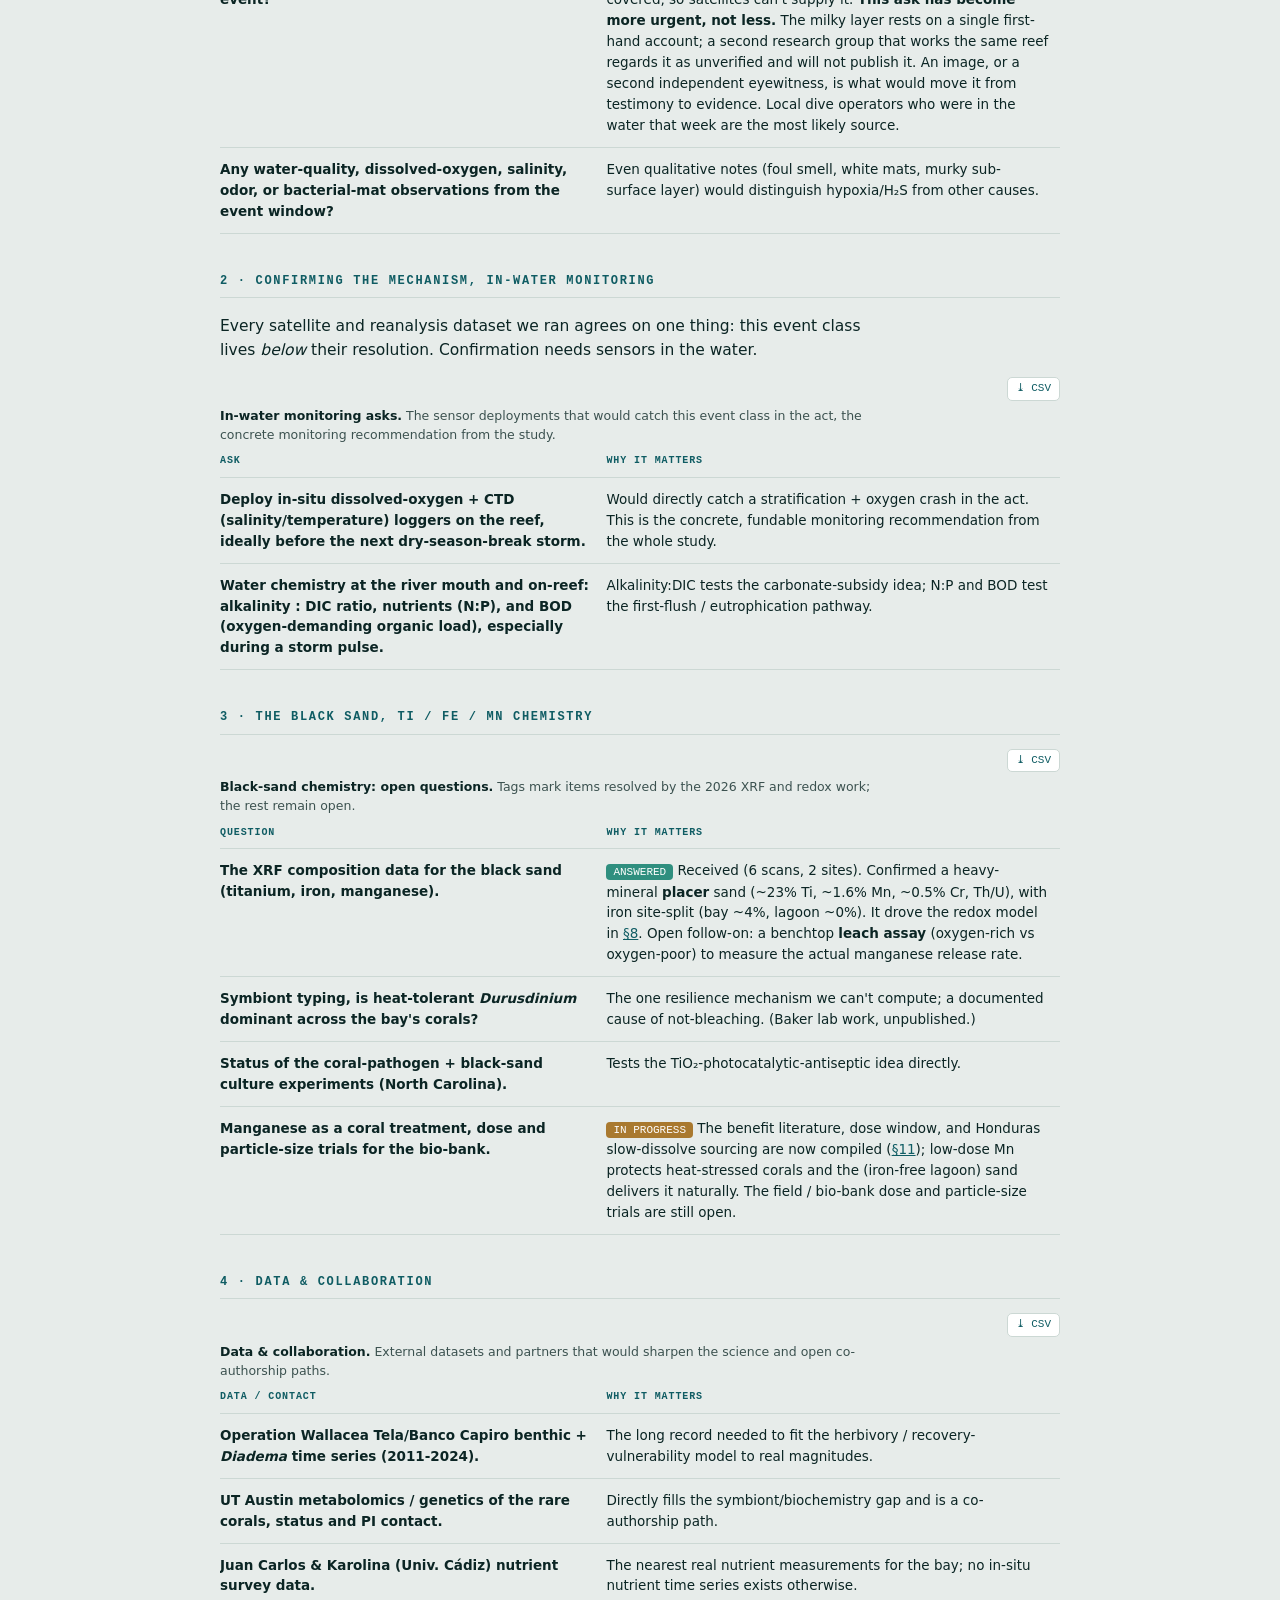
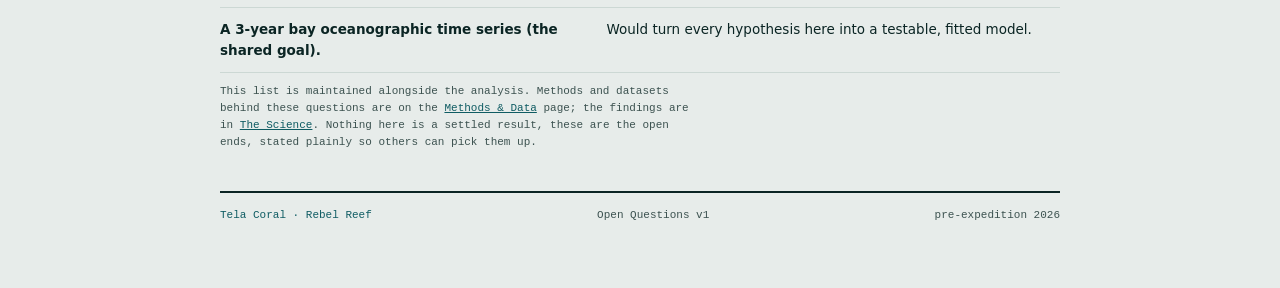
<file: questions.html>
<!doctype html>
<html lang="en">
<head>
<meta charset="utf-8">
<meta name="viewport" content="width=device-width, initial-scale=1">
<title>Open Questions, Rebel Reef</title>
<meta name="description" content="The open scientific questions and data requests from the Rebel Reef investigation, for Tela Coral and collaborating researchers, organized by theme with why each matters.">
<link rel="stylesheet" href="style.css">
</head>
<body>
<div class="nav"><div class="inner">
  <span class="brand">Tela Coral · <b>Rebel Reef</b></span>
  <a href="index.html">Overview</a>
  <a href="science.html">The Science</a>
  <a href="fingerprint.html">Other Rebel Reefs</a>
  <a href="methods.html">Methods &amp; Data</a>
  <a href="researchers.html">Data &amp; Researchers</a>
  <a href="references.html">References</a>
  <a href="questions.html" class="on">Open Questions</a>
  <a href="glossary.html">Glossary</a>
  <a href="media.html">Media &amp; Film</a>
  <a href="dive-requests.html">Dive Requests</a>
  <a href="support.html">Support</a>
</div></div>

<div class="sheet">
  <div class="eyebrow"><span>Open questions &amp; data requests</span><span>for Tela Coral &amp; collaborators</span></div>
  <h1>The questions that would move this forward</h1>
  <p class="lede">This is the live list of open questions from the analysis, aimed at the Tela Coral team and any
    researcher who wants to help. It doubles as a research agenda: each item says <em>why</em> it matters and what an
    answer would settle. The most valuable answers are in-water and on-the-ground, the things satellites and models
    cannot see. If you can help with any of these, please <a href="support.html">get in touch</a>.</p>

  <h2>1 · The June 2023 die-off, the central mystery</h2>
  <p class="body">Our leading hypothesis is a first-flush-driven, localized low-oxygen (hypoxia) event, see
    <a href="science.html">The Science §7</a>. These questions would confirm or refute it.</p>
  <div style="overflow-x:auto"><table class="data">
    <caption><b>June-2023 die-off: open questions.</b> What would confirm or refute the first-flush / hypoxia hypothesis. Green tags mark items now answered.</caption>
    <tr><th>Question</th><th>Why it matters</th></tr>
    <tr><td class="mech">Was there a notable storm / heavy rain at Tela around <b>June 5-6, 2023</b>, right before the reef turned milky?</td>
      <td><span class="tg" style="background:var(--safe);color:#fff">LARGELY ANSWERED</span> <b>Yes.</b> Three
        airport stations (La Ceiba, Roatán, San Pedro Sula) independently recorded a thunderstorm sweeping the
        north coast the night of June 5-6, 2023, with a downburst cold-pool signature (see
        <a href="methods.html">Methods</a>). Station data confirms the storm and its convective character; the
        rain <em>total</em> still comes from gridded products plus the record-dry antecedent. A Tela rain gauge
        or a timestamped photo would close the last mile.</td></tr>
    <tr><td class="mech">Was the reef impacted around <b>March 2024</b>?</td>
      <td><span class="tg" style="background:var(--sediment);color:#fff">TEST UNAVAILABLE</span> We had ranked this
        the single most decisive question, because March 2024 was an <em>even more extreme</em> dry-season-break setup
        than June 2023. It cannot be answered. The monitoring programme reports that by March 2024 the reef was still
        largely dead from 2023 (pers. comm., Aug 2026), so a second mortality would leave no detectable signal against
        that baseline. Two further confounds: surveys run June to August only, so nothing brackets a March event, and
        2024 carries the <em>highest heat dose in our record</em> (peak DHW 19.3, October) with a regionally
        documented mass bleaching at Tela, so any 2024 mortality has a simpler explanation than a March storm.
        <b>This closes our main falsification route rather than confirming the hypothesis.</b></td></tr>
    <tr><td class="mech">Was there an earlier full-bleaching event at Tela in 2019, and when?</td>
      <td><span class="tg" style="background:var(--safe);color:#fff">ANSWERED</span> <b>Yes, and it was November
        2019, not the early summer we first asked about.</b> We raised this question earlier the same day on the
        possibility of a June or July event, because mid-2019 carried no heat at all and no qualifying storm, which
        would have made it a second unexplained early-summer die-off. The date settles it the other way: <b>November
        2019 sits right on the year's heat peak</b> (DHW 12.3 on 1 November, peak 13.0 on 25 October), so it is
        ordinary thermal bleaching and needs no special mechanism. Our recurrence idea is dead. Two things survive
        it, and both are more useful: the <b>contrast</b> with June 2023, which struck months <em>before</em> that
        year's heat peak, and a <b>replacement natural experiment</b> (see § below).</td></tr>
    <tr><td class="mech">Status of the <b>Max Planck coral cores</b> (collected 2025), do they carry a sediment / low-oxygen / geochemical signal for June 2023?</td>
      <td>The single most decisive in-situ evidence. Redox-sensitive trace elements and isotopes in the skeleton can record a past hypoxic pulse.</td></tr>
    <tr><td class="mech">Do <b>Christian Carias or Antal Börcsök</b> have dated photos or video of the milky substance from the event?</td>
      <td>No public image exists. A timestamped diver photo is the only realistic visual record; the event was subsurface and cloud-covered, so satellites can't supply it. <b>This ask has become more urgent, not less.</b> The milky layer rests on a single first-hand account; a second research group that works the same reef regards it as unverified and will not publish it. An image, or a second independent eyewitness, is what would move it from testimony to evidence. Local dive operators who were in the water that week are the most likely source.</td></tr>
    <tr><td class="mech">Any water-quality, dissolved-oxygen, salinity, odor, or bacterial-mat observations from the event window?</td>
      <td>Even qualitative notes (foul smell, white mats, murky sub-surface layer) would distinguish hypoxia/H₂S from other causes.</td></tr>
  </table></div>

  <h2>2 · Confirming the mechanism, in-water monitoring</h2>
  <p class="body">Every satellite and reanalysis dataset we ran agrees on one thing: this event class lives
    <em>below</em> their resolution. Confirmation needs sensors in the water.</p>
  <div style="overflow-x:auto"><table class="data">
    <caption><b>In-water monitoring asks.</b> The sensor deployments that would catch this event class in the act, the concrete monitoring recommendation from the study.</caption>
    <tr><th>Ask</th><th>Why it matters</th></tr>
    <tr><td class="mech">Deploy <b>in-situ dissolved-oxygen + CTD (salinity/temperature) loggers</b> on the reef, ideally before the next dry-season-break storm.</td>
      <td>Would directly catch a stratification + oxygen crash in the act. This is the concrete, fundable monitoring recommendation from the whole study.</td></tr>
    <tr><td class="mech">Water chemistry at the <b>river mouth and on-reef</b>: alkalinity : DIC ratio, nutrients (N:P), and BOD (oxygen-demanding organic load), especially during a storm pulse.</td>
      <td>Alkalinity:DIC tests the carbonate-subsidy idea; N:P and BOD test the first-flush / eutrophication pathway.</td></tr>
  </table></div>

  <h2>3 · The black sand, Ti / Fe / Mn chemistry</h2>
  <div style="overflow-x:auto"><table class="data">
    <caption><b>Black-sand chemistry: open questions.</b> Tags mark items resolved by the 2026 XRF and redox work; the rest remain open.</caption>
    <tr><th>Question</th><th>Why it matters</th></tr>
    <tr><td class="mech">The <b>XRF composition data</b> for the black sand (titanium, iron, manganese).</td>
      <td><span class="tg" style="background:var(--safe);color:#fff">ANSWERED</span> Received (6 scans, 2 sites).
        Confirmed a heavy-mineral <b>placer</b> sand (~23% Ti, ~1.6% Mn, ~0.5% Cr, Th/U), with iron site-split
        (bay ~4%, lagoon ~0%). It drove the redox model in <a href="science.html">§8</a>. Open follow-on: a
        benchtop <b>leach assay</b> (oxygen-rich vs oxygen-poor) to measure the actual manganese release rate.</td></tr>
    <tr><td class="mech"><b>Symbiont typing</b>, is heat-tolerant <em>Durusdinium</em> dominant across the bay's corals?</td>
      <td>The one resilience mechanism we can't compute; a documented cause of not-bleaching. (Baker lab work, unpublished.)</td></tr>
    <tr><td class="mech">Status of the <b>coral-pathogen + black-sand culture experiments</b> (North Carolina).</td>
      <td>Tests the TiO₂-photocatalytic-antiseptic idea directly.</td></tr>
    <tr><td class="mech"><b>Manganese as a coral treatment</b>, dose and particle-size trials for the bio-bank.</td>
      <td><span class="tg" style="background:var(--sediment);color:#fff">IN PROGRESS</span> The benefit literature,
        dose window, and Honduras slow-dissolve sourcing are now compiled (<a href="science.html">§11</a>); low-dose
        Mn protects heat-stressed corals and the (iron-free lagoon) sand delivers it naturally. The field / bio-bank
        dose and particle-size trials are still open.</td></tr>
  </table></div>

  <h2>4 · Data &amp; collaboration</h2>
  <div style="overflow-x:auto"><table class="data">
    <caption><b>Data &amp; collaboration.</b> External datasets and partners that would sharpen the science and open co-authorship paths.</caption>
    <tr><th>Data / contact</th><th>Why it matters</th></tr>
    <tr><td class="mech"><b>Operation Wallacea</b> Tela/Banco Capiro benthic + <em>Diadema</em> time series (2011-2024).</td>
      <td>The long record needed to fit the herbivory / recovery-vulnerability model to real magnitudes.</td></tr>
    <tr><td class="mech"><b>UT Austin</b> metabolomics / genetics of the rare corals, status and PI contact.</td>
      <td>Directly fills the symbiont/biochemistry gap and is a co-authorship path.</td></tr>
    <tr><td class="mech"><b>Juan Carlos &amp; Karolina</b> (Univ. Cádiz) nutrient survey data.</td>
      <td>The nearest real nutrient measurements for the bay; no in-situ nutrient time series exists otherwise.</td></tr>
    <tr><td class="mech">A <b>3-year bay oceanographic time series</b> (the shared goal).</td>
      <td>Would turn every hypothesis here into a testable, fitted model.</td></tr>
  </table></div>

  <p class="prov">This list is maintained alongside the analysis. Methods and datasets behind these questions are on
    the <a href="methods.html">Methods &amp; Data</a> page; the findings are in <a href="science.html">The Science</a>.
    Nothing here is a settled result, these are the open ends, stated plainly so others can pick them up.</p>

  <footer>
    <span class="co">Tela Coral · Rebel Reef</span>
    <span>Open Questions v1</span>
    <span>pre-expedition 2026</span>
  </footer>
</div>
<script src="site.js"></script>
</body>
</html>
</file>
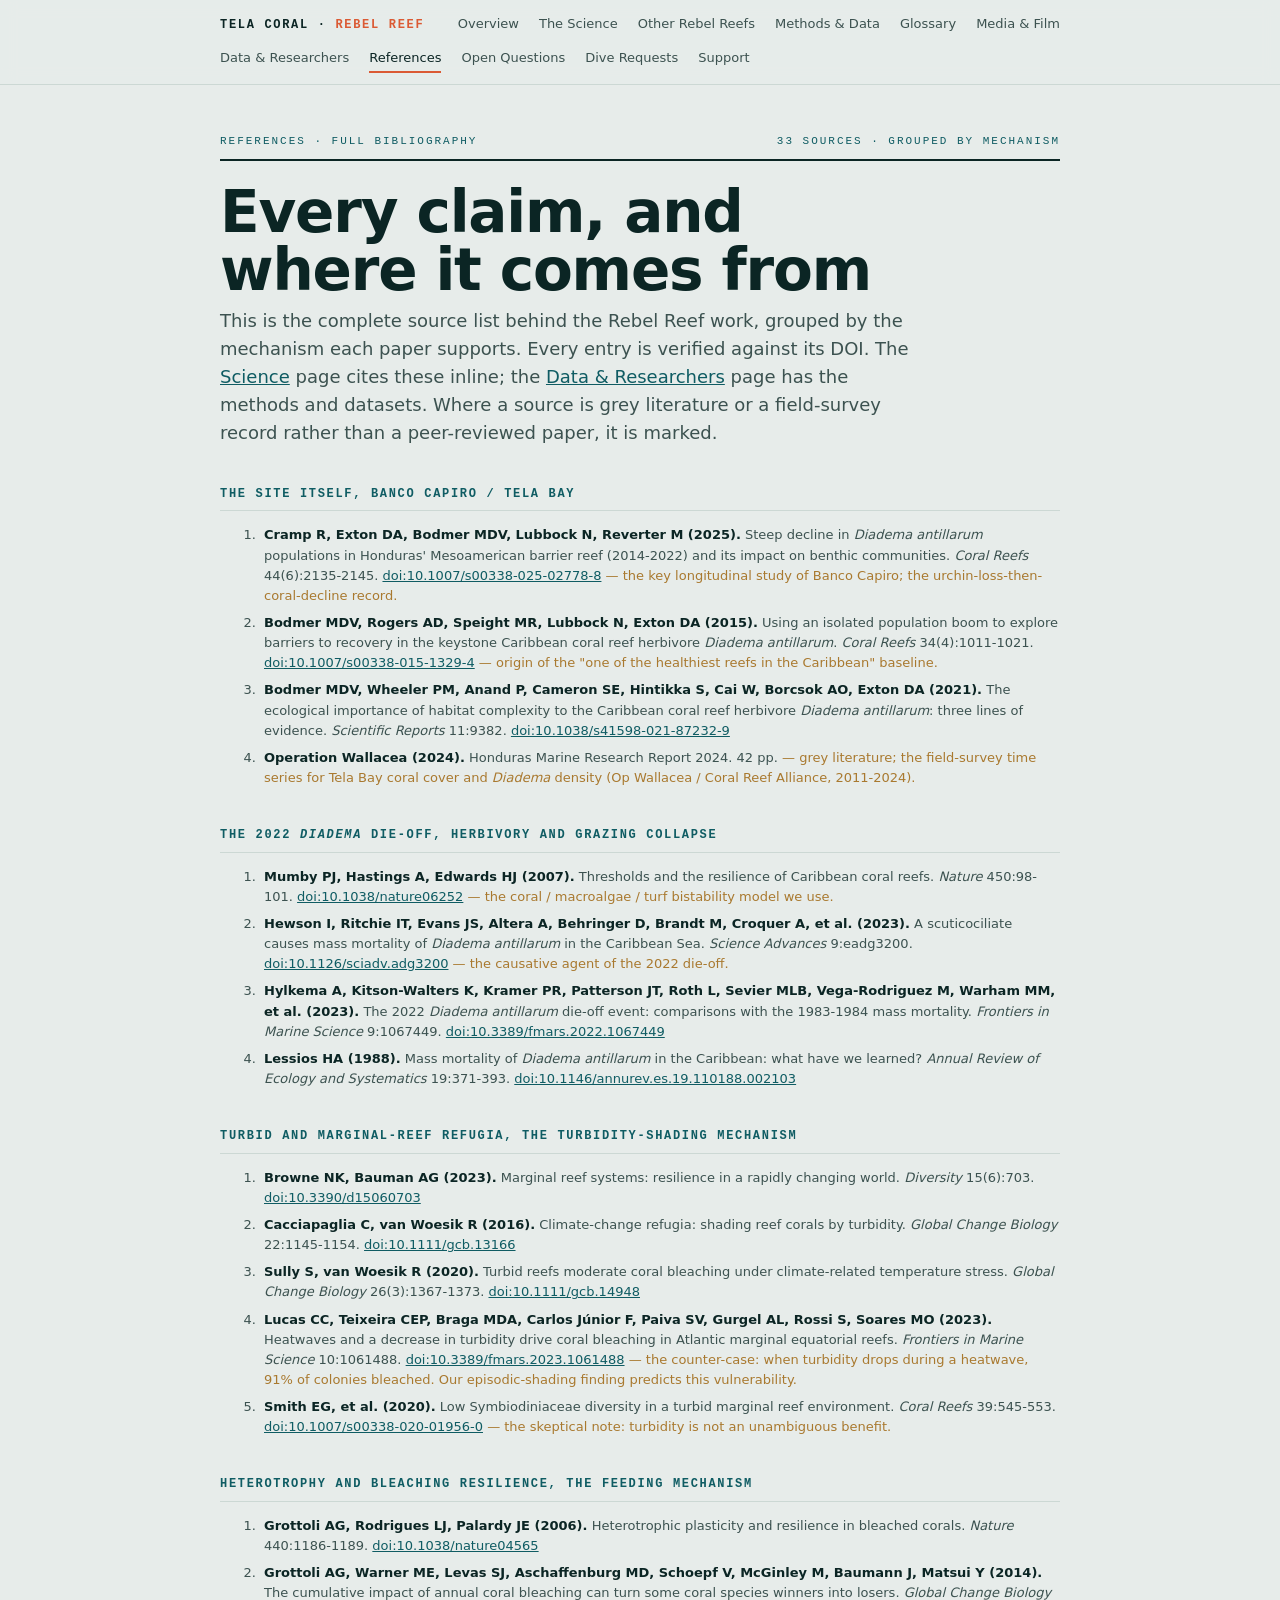
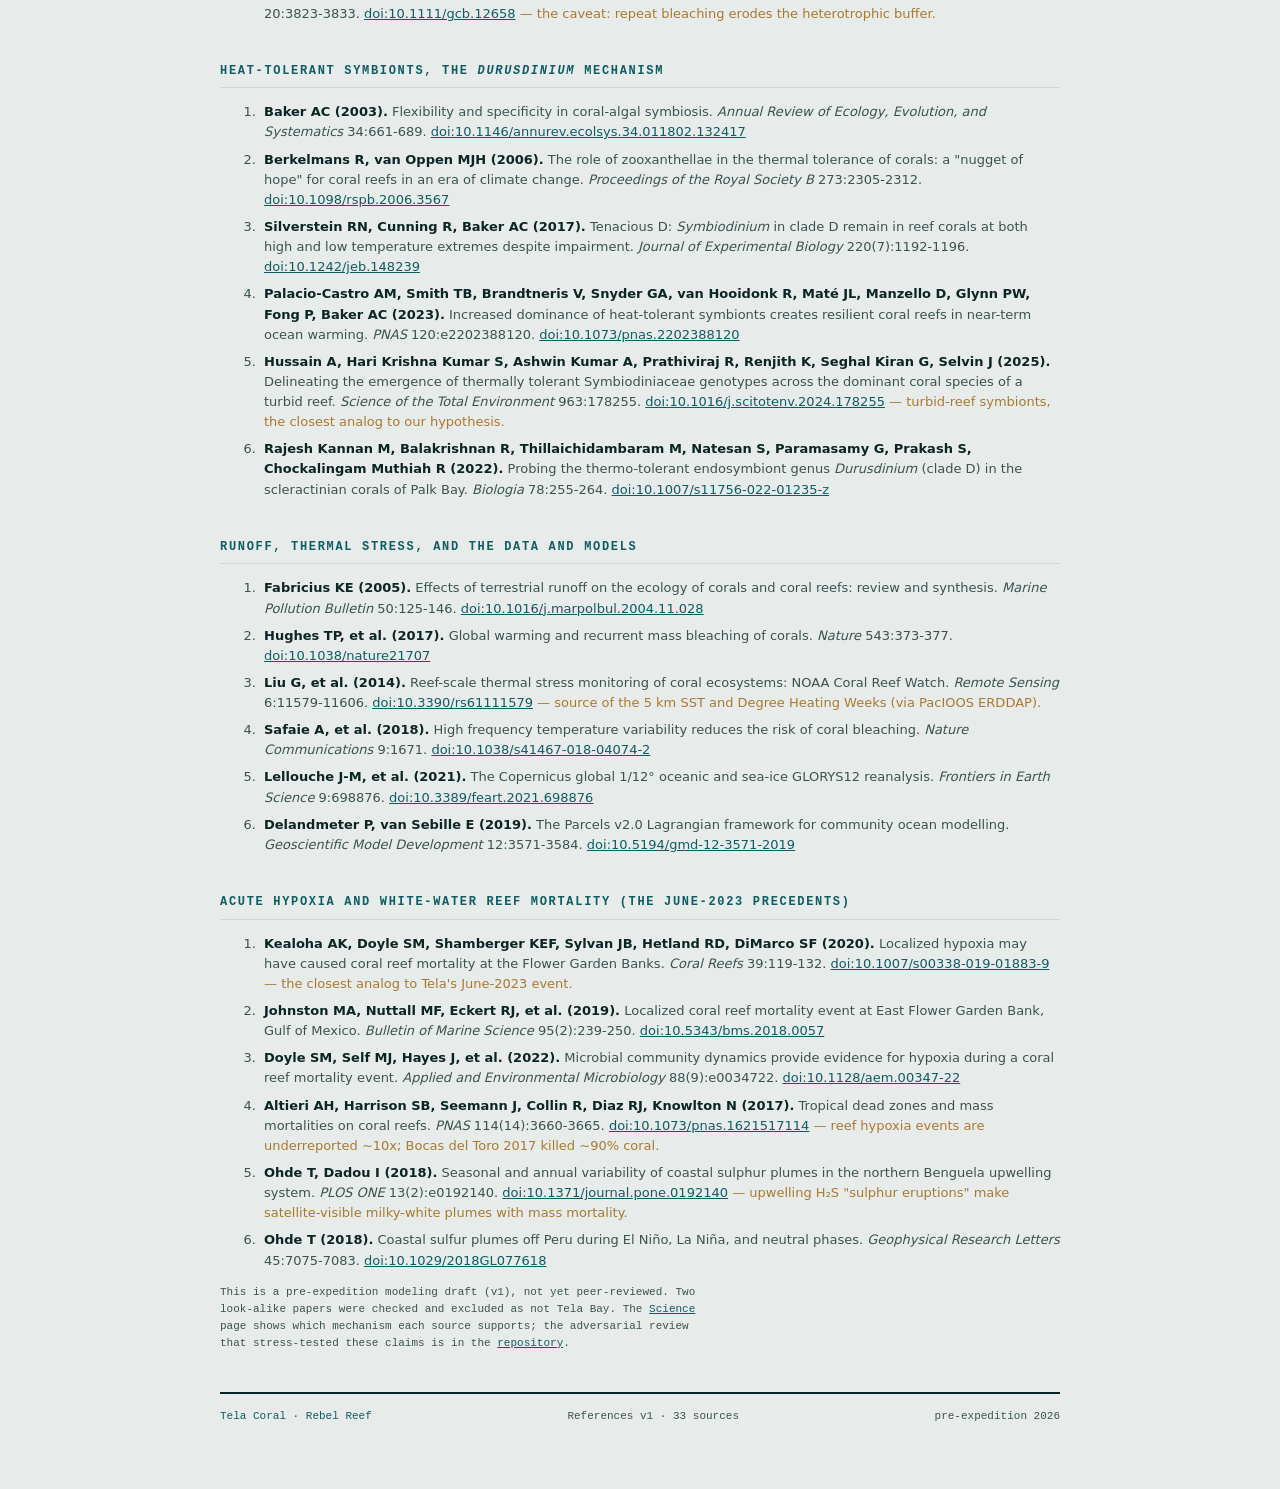
<file: references.html>
<!doctype html>
<html lang="en">
<head>
<meta charset="utf-8">
<meta name="viewport" content="width=device-width, initial-scale=1">
<title>References, Rebel Reef</title>
<meta name="description" content="The full, grouped bibliography behind the Rebel Reef project: every peer-reviewed paper and dataset the models and claims rest on, with DOIs.">
<link rel="stylesheet" href="style.css">
</head>
<body>
<div class="nav"><div class="inner">
  <span class="brand">Tela Coral · <b>Rebel Reef</b></span>
  <a href="index.html">Overview</a>
  <a href="science.html">The Science</a>
  <a href="fingerprint.html">Other Rebel Reefs</a>
  <a href="methods.html">Methods &amp; Data</a>
  <a href="glossary.html">Glossary</a>
  <a href="media.html">Media &amp; Film</a>
  <a href="researchers.html">Data &amp; Researchers</a>
  <a href="references.html" class="on">References</a>
  <a href="questions.html">Open Questions</a>
  <a href="dive-requests.html">Dive Requests</a>
  <a href="support.html">Support</a>
</div></div>

<div class="sheet">
  <div class="eyebrow"><span>References · full bibliography</span><span>33 sources · grouped by mechanism</span></div>
  <h1>Every claim, and where it comes from</h1>
  <p class="lede">This is the complete source list behind the Rebel Reef work, grouped by the mechanism each paper
    supports. Every entry is verified against its DOI. The <a href="science.html">Science</a> page cites these inline;
    the <a href="researchers.html">Data &amp; Researchers</a> page has the methods and datasets. Where a source is
    grey literature or a field-survey record rather than a peer-reviewed paper, it is marked.</p>

  <h2>The site itself, Banco Capiro / Tela Bay</h2>
  <ol class="refs">
    <li><b>Cramp R, Exton DA, Bodmer MDV, Lubbock N, Reverter M (2025).</b> Steep decline in <i>Diadema antillarum</i>
      populations in Honduras' Mesoamerican barrier reef (2014-2022) and its impact on benthic communities.
      <i>Coral Reefs</i> 44(6):2135-2145. <a href="https://doi.org/10.1007/s00338-025-02778-8" target="_blank" rel="noopener">doi:10.1007/s00338-025-02778-8</a>
      <span style="color:var(--sediment)">— the key longitudinal study of Banco Capiro; the urchin-loss-then-coral-decline record.</span></li>
    <li><b>Bodmer MDV, Rogers AD, Speight MR, Lubbock N, Exton DA (2015).</b> Using an isolated population boom to
      explore barriers to recovery in the keystone Caribbean coral reef herbivore <i>Diadema antillarum</i>.
      <i>Coral Reefs</i> 34(4):1011-1021. <a href="https://doi.org/10.1007/s00338-015-1329-4" target="_blank" rel="noopener">doi:10.1007/s00338-015-1329-4</a>
      <span style="color:var(--sediment)">— origin of the "one of the healthiest reefs in the Caribbean" baseline.</span></li>
    <li><b>Bodmer MDV, Wheeler PM, Anand P, Cameron SE, Hintikka S, Cai W, Borcsok AO, Exton DA (2021).</b> The
      ecological importance of habitat complexity to the Caribbean coral reef herbivore <i>Diadema antillarum</i>:
      three lines of evidence. <i>Scientific Reports</i> 11:9382. <a href="https://doi.org/10.1038/s41598-021-87232-9" target="_blank" rel="noopener">doi:10.1038/s41598-021-87232-9</a></li>
    <li><b>Operation Wallacea (2024).</b> Honduras Marine Research Report 2024. 42 pp.
      <span style="color:var(--sediment)">— grey literature; the field-survey time series for Tela Bay coral cover and <i>Diadema</i> density (Op Wallacea / Coral Reef Alliance, 2011-2024).</span></li>
  </ol>

  <h2>The 2022 <i>Diadema</i> die-off, herbivory and grazing collapse</h2>
  <ol class="refs">
    <li><b>Mumby PJ, Hastings A, Edwards HJ (2007).</b> Thresholds and the resilience of Caribbean coral reefs.
      <i>Nature</i> 450:98-101. <a href="https://doi.org/10.1038/nature06252" target="_blank" rel="noopener">doi:10.1038/nature06252</a>
      <span style="color:var(--sediment)">— the coral / macroalgae / turf bistability model we use.</span></li>
    <li><b>Hewson I, Ritchie IT, Evans JS, Altera A, Behringer D, Brandt M, Croquer A, et al. (2023).</b> A
      scuticociliate causes mass mortality of <i>Diadema antillarum</i> in the Caribbean Sea.
      <i>Science Advances</i> 9:eadg3200. <a href="https://doi.org/10.1126/sciadv.adg3200" target="_blank" rel="noopener">doi:10.1126/sciadv.adg3200</a>
      <span style="color:var(--sediment)">— the causative agent of the 2022 die-off.</span></li>
    <li><b>Hylkema A, Kitson-Walters K, Kramer PR, Patterson JT, Roth L, Sevier MLB, Vega-Rodriguez M, Warham MM, et al. (2023).</b>
      The 2022 <i>Diadema antillarum</i> die-off event: comparisons with the 1983-1984 mass mortality.
      <i>Frontiers in Marine Science</i> 9:1067449. <a href="https://doi.org/10.3389/fmars.2022.1067449" target="_blank" rel="noopener">doi:10.3389/fmars.2022.1067449</a></li>
    <li><b>Lessios HA (1988).</b> Mass mortality of <i>Diadema antillarum</i> in the Caribbean: what have we learned?
      <i>Annual Review of Ecology and Systematics</i> 19:371-393. <a href="https://doi.org/10.1146/annurev.es.19.110188.002103" target="_blank" rel="noopener">doi:10.1146/annurev.es.19.110188.002103</a></li>
  </ol>

  <h2>Turbid and marginal-reef refugia, the turbidity-shading mechanism</h2>
  <ol class="refs">
    <li><b>Browne NK, Bauman AG (2023).</b> Marginal reef systems: resilience in a rapidly changing world.
      <i>Diversity</i> 15(6):703. <a href="https://doi.org/10.3390/d15060703" target="_blank" rel="noopener">doi:10.3390/d15060703</a></li>
    <li><b>Cacciapaglia C, van Woesik R (2016).</b> Climate-change refugia: shading reef corals by turbidity.
      <i>Global Change Biology</i> 22:1145-1154. <a href="https://doi.org/10.1111/gcb.13166" target="_blank" rel="noopener">doi:10.1111/gcb.13166</a></li>
    <li><b>Sully S, van Woesik R (2020).</b> Turbid reefs moderate coral bleaching under climate-related temperature
      stress. <i>Global Change Biology</i> 26(3):1367-1373. <a href="https://doi.org/10.1111/gcb.14948" target="_blank" rel="noopener">doi:10.1111/gcb.14948</a></li>
    <li><b>Lucas CC, Teixeira CEP, Braga MDA, Carlos Júnior F, Paiva SV, Gurgel AL, Rossi S, Soares MO (2023).</b>
      Heatwaves and a decrease in turbidity drive coral bleaching in Atlantic marginal equatorial reefs.
      <i>Frontiers in Marine Science</i> 10:1061488. <a href="https://doi.org/10.3389/fmars.2023.1061488" target="_blank" rel="noopener">doi:10.3389/fmars.2023.1061488</a>
      <span style="color:var(--sediment)">— the counter-case: when turbidity drops during a heatwave, 91% of colonies bleached. Our episodic-shading finding predicts this vulnerability.</span></li>
    <li><b>Smith EG, et al. (2020).</b> Low Symbiodiniaceae diversity in a turbid marginal reef environment.
      <i>Coral Reefs</i> 39:545-553. <a href="https://doi.org/10.1007/s00338-020-01956-0" target="_blank" rel="noopener">doi:10.1007/s00338-020-01956-0</a>
      <span style="color:var(--sediment)">— the skeptical note: turbidity is not an unambiguous benefit.</span></li>
  </ol>

  <h2>Heterotrophy and bleaching resilience, the feeding mechanism</h2>
  <ol class="refs">
    <li><b>Grottoli AG, Rodrigues LJ, Palardy JE (2006).</b> Heterotrophic plasticity and resilience in bleached
      corals. <i>Nature</i> 440:1186-1189. <a href="https://doi.org/10.1038/nature04565" target="_blank" rel="noopener">doi:10.1038/nature04565</a></li>
    <li><b>Grottoli AG, Warner ME, Levas SJ, Aschaffenburg MD, Schoepf V, McGinley M, Baumann J, Matsui Y (2014).</b>
      The cumulative impact of annual coral bleaching can turn some coral species winners into losers.
      <i>Global Change Biology</i> 20:3823-3833. <a href="https://doi.org/10.1111/gcb.12658" target="_blank" rel="noopener">doi:10.1111/gcb.12658</a>
      <span style="color:var(--sediment)">— the caveat: repeat bleaching erodes the heterotrophic buffer.</span></li>
  </ol>

  <h2>Heat-tolerant symbionts, the <i>Durusdinium</i> mechanism</h2>
  <ol class="refs">
    <li><b>Baker AC (2003).</b> Flexibility and specificity in coral-algal symbiosis. <i>Annual Review of Ecology,
      Evolution, and Systematics</i> 34:661-689. <a href="https://doi.org/10.1146/annurev.ecolsys.34.011802.132417" target="_blank" rel="noopener">doi:10.1146/annurev.ecolsys.34.011802.132417</a></li>
    <li><b>Berkelmans R, van Oppen MJH (2006).</b> The role of zooxanthellae in the thermal tolerance of corals: a
      "nugget of hope" for coral reefs in an era of climate change. <i>Proceedings of the Royal Society B</i>
      273:2305-2312. <a href="https://doi.org/10.1098/rspb.2006.3567" target="_blank" rel="noopener">doi:10.1098/rspb.2006.3567</a></li>
    <li><b>Silverstein RN, Cunning R, Baker AC (2017).</b> Tenacious D: <i>Symbiodinium</i> in clade D remain in reef
      corals at both high and low temperature extremes despite impairment. <i>Journal of Experimental Biology</i>
      220(7):1192-1196. <a href="https://doi.org/10.1242/jeb.148239" target="_blank" rel="noopener">doi:10.1242/jeb.148239</a></li>
    <li><b>Palacio-Castro AM, Smith TB, Brandtneris V, Snyder GA, van Hooidonk R, Maté JL, Manzello D, Glynn PW, Fong P, Baker AC (2023).</b>
      Increased dominance of heat-tolerant symbionts creates resilient coral reefs in near-term ocean warming.
      <i>PNAS</i> 120:e2202388120. <a href="https://doi.org/10.1073/pnas.2202388120" target="_blank" rel="noopener">doi:10.1073/pnas.2202388120</a></li>
    <li><b>Hussain A, Hari Krishna Kumar S, Ashwin Kumar A, Prathiviraj R, Renjith K, Seghal Kiran G, Selvin J (2025).</b>
      Delineating the emergence of thermally tolerant Symbiodiniaceae genotypes across the dominant coral species of
      a turbid reef. <i>Science of the Total Environment</i> 963:178255. <a href="https://doi.org/10.1016/j.scitotenv.2024.178255" target="_blank" rel="noopener">doi:10.1016/j.scitotenv.2024.178255</a>
      <span style="color:var(--sediment)">— turbid-reef symbionts, the closest analog to our hypothesis.</span></li>
    <li><b>Rajesh Kannan M, Balakrishnan R, Thillaichidambaram M, Natesan S, Paramasamy G, Prakash S, Chockalingam Muthiah R (2022).</b>
      Probing the thermo-tolerant endosymbiont genus <i>Durusdinium</i> (clade D) in the scleractinian corals of Palk
      Bay. <i>Biologia</i> 78:255-264. <a href="https://doi.org/10.1007/s11756-022-01235-z" target="_blank" rel="noopener">doi:10.1007/s11756-022-01235-z</a></li>
  </ol>

  <h2>Runoff, thermal stress, and the data and models</h2>
  <ol class="refs">
    <li><b>Fabricius KE (2005).</b> Effects of terrestrial runoff on the ecology of corals and coral reefs: review and
      synthesis. <i>Marine Pollution Bulletin</i> 50:125-146. <a href="https://doi.org/10.1016/j.marpolbul.2004.11.028" target="_blank" rel="noopener">doi:10.1016/j.marpolbul.2004.11.028</a></li>
    <li><b>Hughes TP, et al. (2017).</b> Global warming and recurrent mass bleaching of corals. <i>Nature</i>
      543:373-377. <a href="https://doi.org/10.1038/nature21707" target="_blank" rel="noopener">doi:10.1038/nature21707</a></li>
    <li><b>Liu G, et al. (2014).</b> Reef-scale thermal stress monitoring of coral ecosystems: NOAA Coral Reef Watch.
      <i>Remote Sensing</i> 6:11579-11606. <a href="https://doi.org/10.3390/rs61111579" target="_blank" rel="noopener">doi:10.3390/rs61111579</a>
      <span style="color:var(--sediment)">— source of the 5&nbsp;km SST and Degree Heating Weeks (via PacIOOS ERDDAP).</span></li>
    <li><b>Safaie A, et al. (2018).</b> High frequency temperature variability reduces the risk of coral bleaching.
      <i>Nature Communications</i> 9:1671. <a href="https://doi.org/10.1038/s41467-018-04074-2" target="_blank" rel="noopener">doi:10.1038/s41467-018-04074-2</a></li>
    <li><b>Lellouche J-M, et al. (2021).</b> The Copernicus global 1/12° oceanic and sea-ice GLORYS12 reanalysis.
      <i>Frontiers in Earth Science</i> 9:698876. <a href="https://doi.org/10.3389/feart.2021.698876" target="_blank" rel="noopener">doi:10.3389/feart.2021.698876</a></li>
    <li><b>Delandmeter P, van Sebille E (2019).</b> The Parcels v2.0 Lagrangian framework for community ocean modelling.
      <i>Geoscientific Model Development</i> 12:3571-3584. <a href="https://doi.org/10.5194/gmd-12-3571-2019" target="_blank" rel="noopener">doi:10.5194/gmd-12-3571-2019</a></li>
  </ol>

  <h2>Acute hypoxia and white-water reef mortality (the June-2023 precedents)</h2>
  <ol class="refs">
    <li><b>Kealoha AK, Doyle SM, Shamberger KEF, Sylvan JB, Hetland RD, DiMarco SF (2020).</b> Localized hypoxia may
      have caused coral reef mortality at the Flower Garden Banks. <i>Coral Reefs</i> 39:119-132.
      <a href="https://doi.org/10.1007/s00338-019-01883-9" target="_blank" rel="noopener">doi:10.1007/s00338-019-01883-9</a>
      <span style="color:var(--sediment)">— the closest analog to Tela's June-2023 event.</span></li>
    <li><b>Johnston MA, Nuttall MF, Eckert RJ, et al. (2019).</b> Localized coral reef mortality event at East Flower
      Garden Bank, Gulf of Mexico. <i>Bulletin of Marine Science</i> 95(2):239-250.
      <a href="https://doi.org/10.5343/bms.2018.0057" target="_blank" rel="noopener">doi:10.5343/bms.2018.0057</a></li>
    <li><b>Doyle SM, Self MJ, Hayes J, et al. (2022).</b> Microbial community dynamics provide evidence for hypoxia
      during a coral reef mortality event. <i>Applied and Environmental Microbiology</i> 88(9):e0034722.
      <a href="https://doi.org/10.1128/aem.00347-22" target="_blank" rel="noopener">doi:10.1128/aem.00347-22</a></li>
    <li><b>Altieri AH, Harrison SB, Seemann J, Collin R, Diaz RJ, Knowlton N (2017).</b> Tropical dead zones and mass
      mortalities on coral reefs. <i>PNAS</i> 114(14):3660-3665.
      <a href="https://doi.org/10.1073/pnas.1621517114" target="_blank" rel="noopener">doi:10.1073/pnas.1621517114</a>
      <span style="color:var(--sediment)">— reef hypoxia events are underreported ~10x; Bocas del Toro 2017 killed ~90% coral.</span></li>
    <li><b>Ohde T, Dadou I (2018).</b> Seasonal and annual variability of coastal sulphur plumes in the northern
      Benguela upwelling system. <i>PLOS ONE</i> 13(2):e0192140.
      <a href="https://doi.org/10.1371/journal.pone.0192140" target="_blank" rel="noopener">doi:10.1371/journal.pone.0192140</a>
      <span style="color:var(--sediment)">— upwelling H₂S "sulphur eruptions" make satellite-visible milky-white plumes with mass mortality.</span></li>
    <li><b>Ohde T (2018).</b> Coastal sulfur plumes off Peru during El Niño, La Niña, and neutral phases.
      <i>Geophysical Research Letters</i> 45:7075-7083.
      <a href="https://doi.org/10.1029/2018GL077618" target="_blank" rel="noopener">doi:10.1029/2018GL077618</a></li>
  </ol>

  <p class="prov">This is a pre-expedition modeling draft (v1), not yet peer-reviewed. Two look-alike papers were
    checked and excluded as not Tela Bay. The <a href="science.html">Science</a> page shows which mechanism each
    source supports; the adversarial review that stress-tested these claims is in the
    <a href="https://github.com/steps-re/rebel-reef/blob/main/ADVERSARIAL_REVIEW.md" target="_blank" rel="noopener">repository</a>.</p>

  <footer>
    <span class="co">Tela Coral · Rebel Reef</span>
    <span>References v1 · 33 sources</span>
    <span>pre-expedition 2026</span>
  </footer>
</div>
</body>
</html>
</file>
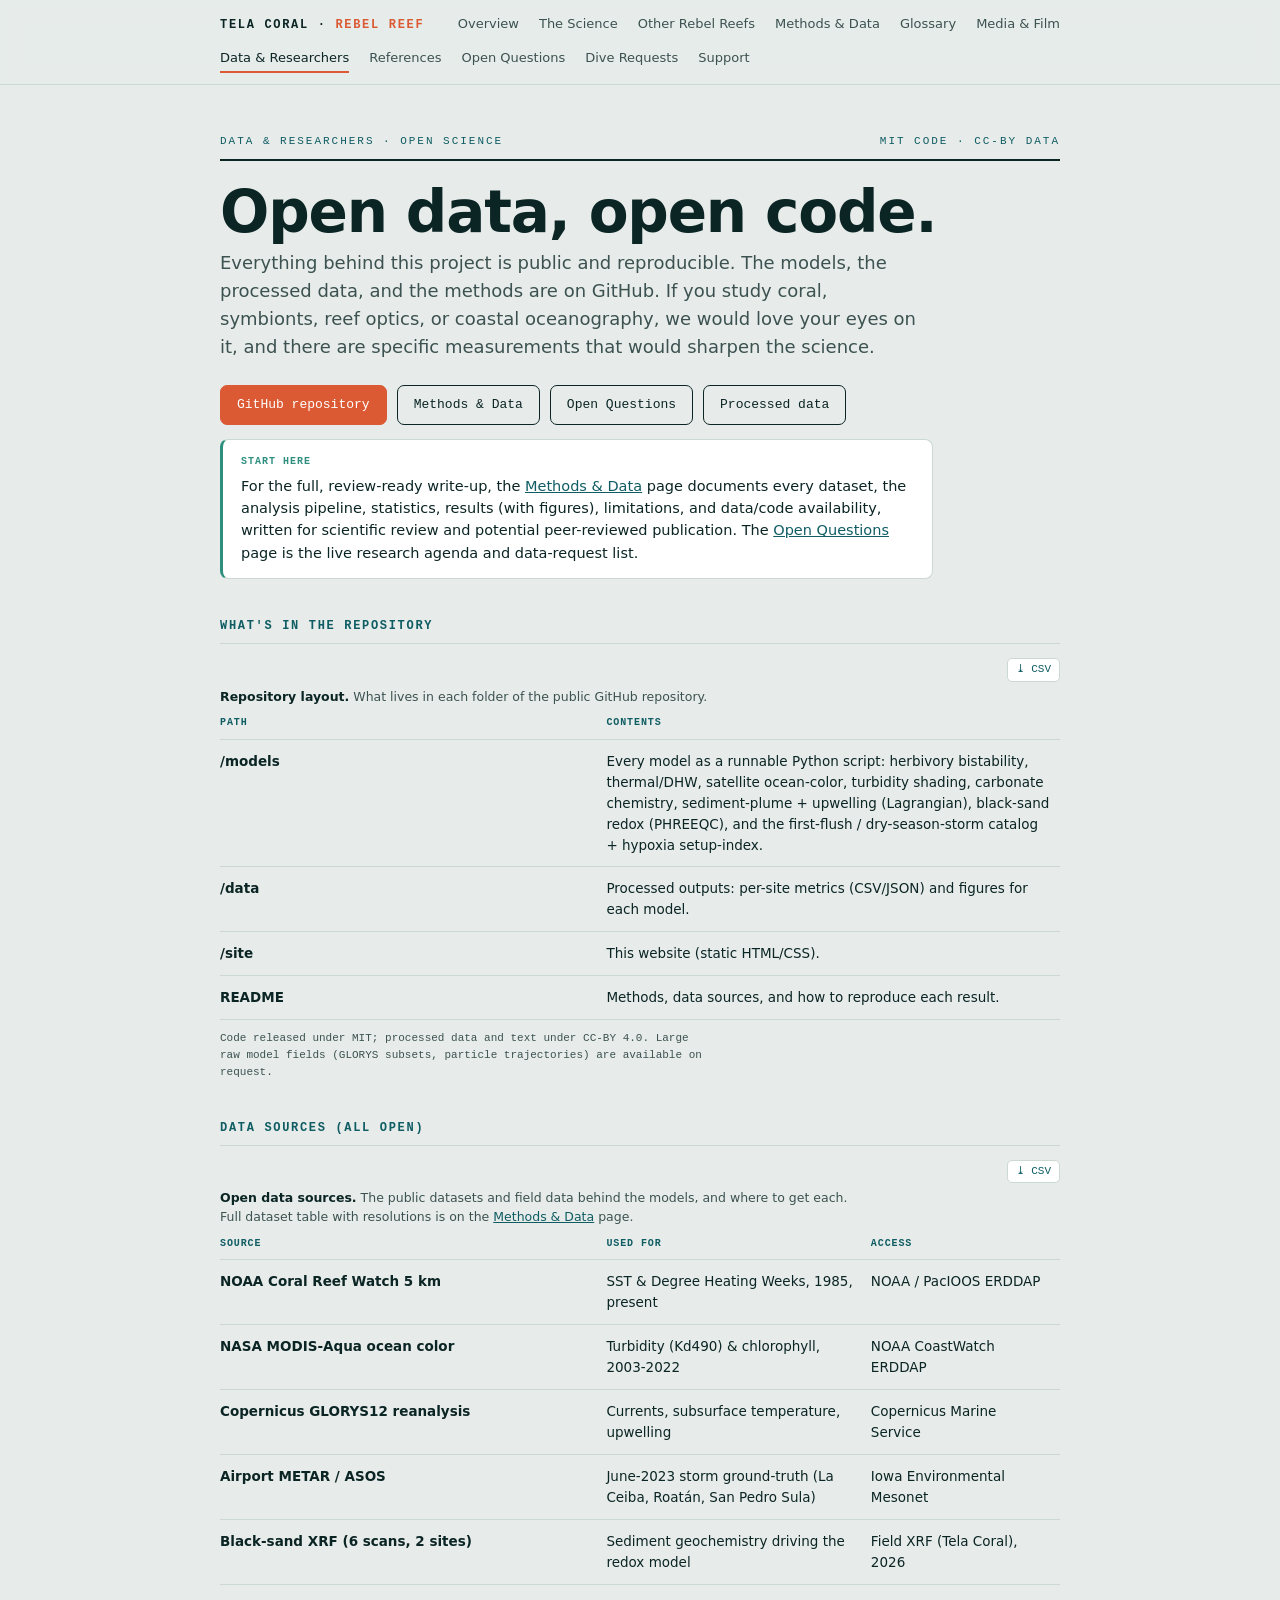
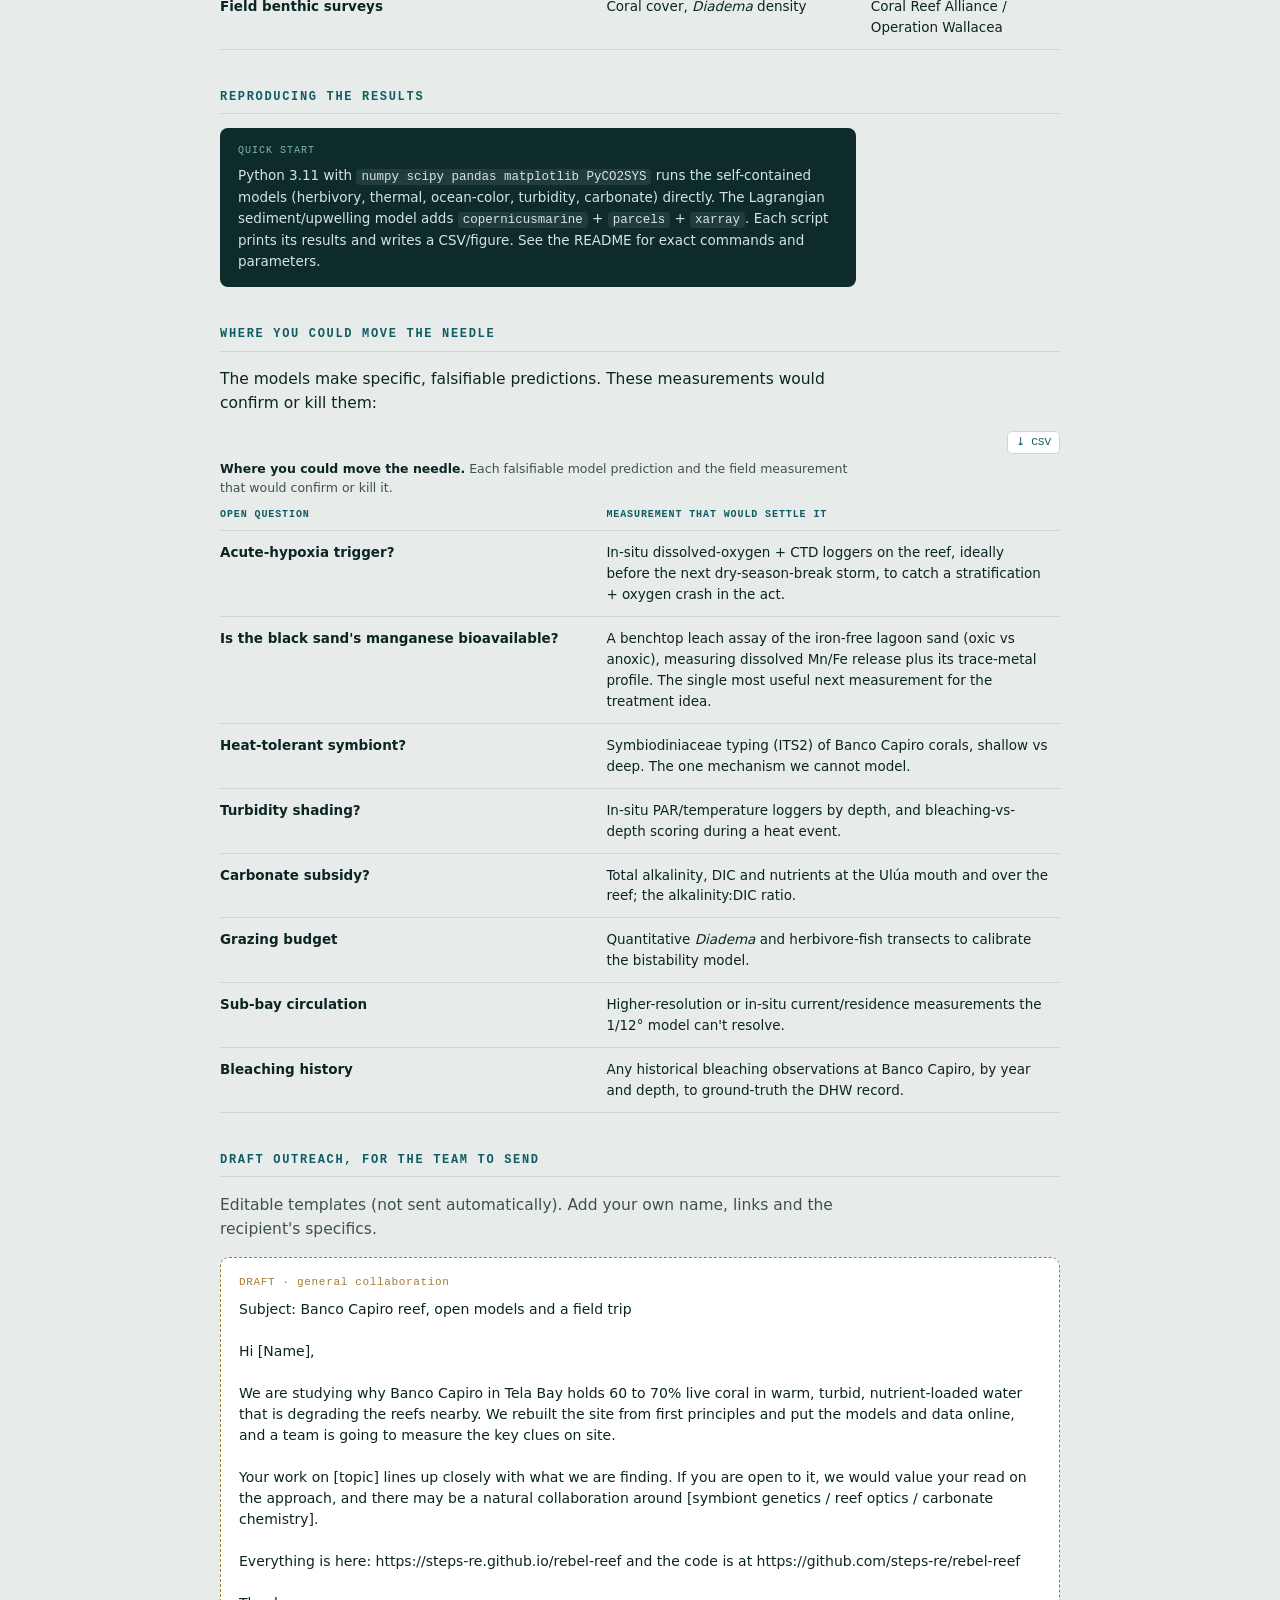
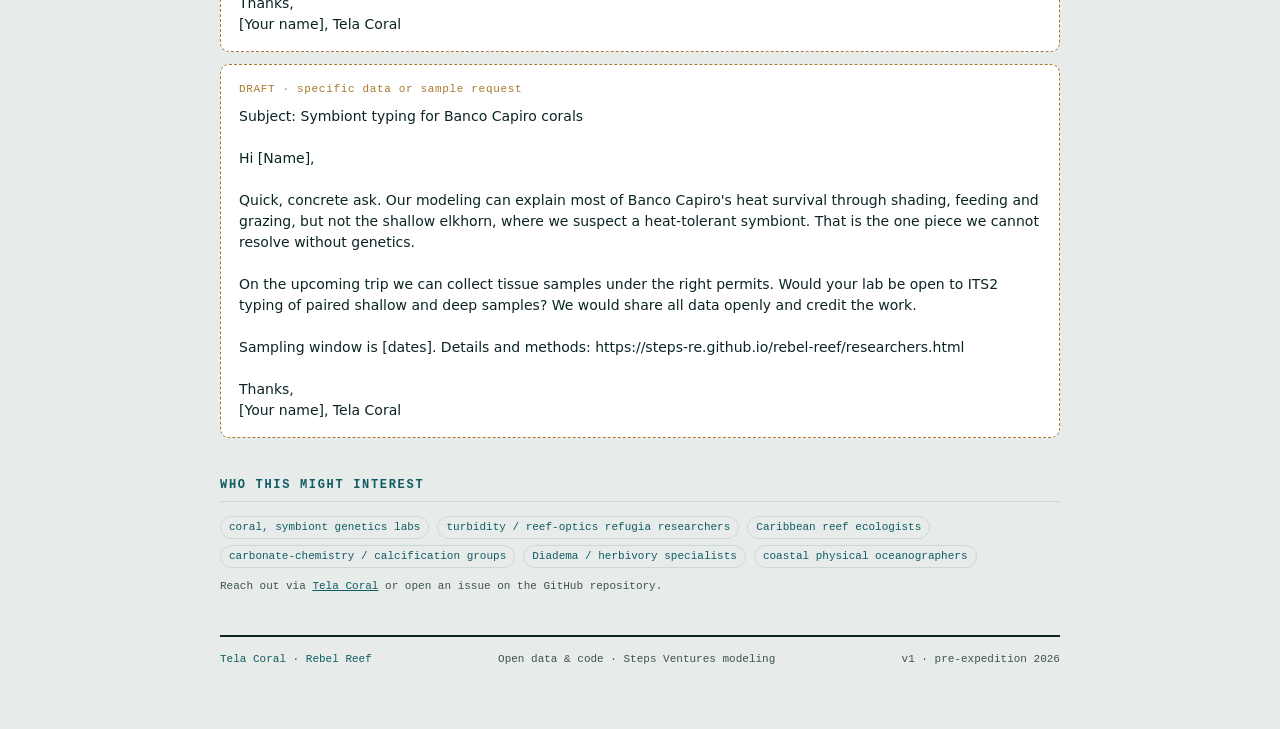
<file: researchers.html>
<!doctype html>
<html lang="en">
<head>
<meta charset="utf-8">
<meta name="viewport" content="width=device-width, initial-scale=1">
<title>Data &amp; Researchers, Rebel Reef</title>
<meta name="description" content="Open data, open code, methods and collaboration requests for the Banco Capiro / Tela Bay coral-resilience study.">
<link rel="stylesheet" href="style.css">
</head>
<body>
<div class="nav"><div class="inner">
  <span class="brand">Tela Coral · <b>Rebel Reef</b></span>
  <a href="index.html">Overview</a>
  <a href="science.html">The Science</a>
  <a href="fingerprint.html">Other Rebel Reefs</a>
  <a href="methods.html">Methods &amp; Data</a>
  <a href="glossary.html">Glossary</a>
  <a href="media.html">Media &amp; Film</a>
  <a href="researchers.html" class="on">Data &amp; Researchers</a>
  <a href="references.html">References</a>
  <a href="questions.html">Open Questions</a>
  <a href="dive-requests.html">Dive Requests</a>
  <a href="support.html">Support</a>
</div></div>

<div class="sheet">
  <div class="eyebrow"><span>Data &amp; Researchers · open science</span><span>MIT code · CC-BY data</span></div>
  <h1>Open data, open code.</h1>
  <p class="lede">Everything behind this project is public and reproducible. The models, the processed data,
    and the methods are on GitHub. If you study coral, symbionts, reef optics, or coastal oceanography, we would
    love your eyes on it, and there are specific measurements that would sharpen the science.</p>

  <div class="btnrow">
    <a class="btn primary" href="https://github.com/steps-re/rebel-reef" target="_blank" rel="noopener">GitHub repository</a>
    <a class="btn" href="methods.html">Methods &amp; Data</a>
    <a class="btn" href="questions.html">Open Questions</a>
    <a class="btn" href="https://github.com/steps-re/rebel-reef/tree/main/data" target="_blank" rel="noopener">Processed data</a>
  </div>
  <div class="callout"><div class="lab">Start here</div>
    <p>For the full, review-ready write-up, the <a href="methods.html">Methods &amp; Data</a> page documents every
      dataset, the analysis pipeline, statistics, results (with figures), limitations, and data/code availability,
      written for scientific review and potential peer-reviewed publication. The <a href="questions.html">Open
      Questions</a> page is the live research agenda and data-request list.</p></div>

  <h2>What's in the repository</h2>
  <div style="overflow-x:auto"><table class="data">
    <caption><b>Repository layout.</b> What lives in each folder of the public GitHub repository.</caption>
    <tr><th>Path</th><th>Contents</th></tr>
    <tr><td class="mech">/models</td><td>Every model as a runnable Python script: herbivory bistability, thermal/DHW, satellite ocean-color, turbidity shading, carbonate chemistry, sediment-plume + upwelling (Lagrangian), black-sand redox (PHREEQC), and the first-flush / dry-season-storm catalog + hypoxia setup-index.</td></tr>
    <tr><td class="mech">/data</td><td>Processed outputs: per-site metrics (CSV/JSON) and figures for each model.</td></tr>
    <tr><td class="mech">/site</td><td>This website (static HTML/CSS).</td></tr>
    <tr><td class="mech">README</td><td>Methods, data sources, and how to reproduce each result.</td></tr>
  </table></div>
  <p class="prov">Code released under MIT; processed data and text under CC-BY 4.0. Large raw model fields
    (GLORYS subsets, particle trajectories) are available on request.</p>

  <h2>Data sources (all open)</h2>
  <div style="overflow-x:auto"><table class="data">
    <caption><b>Open data sources.</b> The public datasets and field data behind the models, and where to get each. Full dataset table with resolutions is on the <a href="methods.html">Methods &amp; Data</a> page.</caption>
    <tr><th>Source</th><th>Used for</th><th>Access</th></tr>
    <tr><td class="mech">NOAA Coral Reef Watch 5 km</td><td>SST &amp; Degree Heating Weeks, 1985, present</td><td>NOAA / PacIOOS ERDDAP</td></tr>
    <tr><td class="mech">NASA MODIS-Aqua ocean color</td><td>Turbidity (Kd490) &amp; chlorophyll, 2003-2022</td><td>NOAA CoastWatch ERDDAP</td></tr>
    <tr><td class="mech">Copernicus GLORYS12 reanalysis</td><td>Currents, subsurface temperature, upwelling</td><td>Copernicus Marine Service</td></tr>
    <tr><td class="mech">Airport METAR / ASOS</td><td>June-2023 storm ground-truth (La Ceiba, Roatán, San Pedro Sula)</td><td>Iowa Environmental Mesonet</td></tr>
    <tr><td class="mech">Black-sand XRF (6 scans, 2 sites)</td><td>Sediment geochemistry driving the redox model</td><td>Field XRF (Tela Coral), 2026</td></tr>
    <tr><td class="mech">Field benthic surveys</td><td>Coral cover, <i>Diadema</i> density</td><td>Coral Reef Alliance / Operation Wallacea</td></tr>
  </table></div>

  <h2>Reproducing the results</h2>
  <div class="method"><div class="lab">Quick start</div>
    Python 3.11 with <code>numpy scipy pandas matplotlib PyCO2SYS</code> runs the self-contained models
    (herbivory, thermal, ocean-color, turbidity, carbonate) directly. The Lagrangian sediment/upwelling model adds
    <code>copernicusmarine</code> + <code>parcels</code> + <code>xarray</code>. Each script prints its results and
    writes a CSV/figure. See the README for exact commands and parameters.
  </div>

  <h2>Where you could move the needle</h2>
  <p class="body">The models make specific, falsifiable predictions. These measurements would confirm or kill them:</p>
  <div style="overflow-x:auto"><table class="data">
    <caption><b>Where you could move the needle.</b> Each falsifiable model prediction and the field measurement that would confirm or kill it.</caption>
    <tr><th>Open question</th><th>Measurement that would settle it</th></tr>
    <tr><td class="mech">Acute-hypoxia trigger?</td><td>In-situ dissolved-oxygen + CTD loggers on the reef, ideally before the next dry-season-break storm, to catch a stratification + oxygen crash in the act.</td></tr>
    <tr><td class="mech">Is the black sand's manganese bioavailable?</td><td>A benchtop leach assay of the iron-free lagoon sand (oxic vs anoxic), measuring dissolved Mn/Fe release plus its trace-metal profile. The single most useful next measurement for the treatment idea.</td></tr>
    <tr><td class="mech">Heat-tolerant symbiont?</td><td>Symbiodiniaceae typing (ITS2) of Banco Capiro corals, shallow vs deep. The one mechanism we cannot model.</td></tr>
    <tr><td class="mech">Turbidity shading?</td><td>In-situ PAR/temperature loggers by depth, and bleaching-vs-depth scoring during a heat event.</td></tr>
    <tr><td class="mech">Carbonate subsidy?</td><td>Total alkalinity, DIC and nutrients at the Ulúa mouth and over the reef; the alkalinity:DIC ratio.</td></tr>
    <tr><td class="mech">Grazing budget</td><td>Quantitative <i>Diadema</i> and herbivore-fish transects to calibrate the bistability model.</td></tr>
    <tr><td class="mech">Sub-bay circulation</td><td>Higher-resolution or in-situ current/residence measurements the 1/12° model can't resolve.</td></tr>
    <tr><td class="mech">Bleaching history</td><td>Any historical bleaching observations at Banco Capiro, by year and depth, to ground-truth the DHW record.</td></tr>
  </table></div>

  <h2>Draft outreach, for the team to send</h2>
  <p class="body soft">Editable templates (not sent automatically). Add your own name, links and the recipient's specifics.</p>

  <div class="email"><div class="h">DRAFT · general collaboration</div>
<pre>Subject: Banco Capiro reef, open models and a field trip

Hi [Name],

We are studying why Banco Capiro in Tela Bay holds 60 to 70% live coral in warm, turbid, nutrient-loaded water that is degrading the reefs nearby. We rebuilt the site from first principles and put the models and data online, and a team is going to measure the key clues on site.

Your work on [topic] lines up closely with what we are finding. If you are open to it, we would value your read on the approach, and there may be a natural collaboration around [symbiont genetics / reef optics / carbonate chemistry].

Everything is here: https://steps-re.github.io/rebel-reef and the code is at https://github.com/steps-re/rebel-reef

Thanks,
[Your name], Tela Coral</pre></div>

  <div class="email"><div class="h">DRAFT · specific data or sample request</div>
<pre>Subject: Symbiont typing for Banco Capiro corals

Hi [Name],

Quick, concrete ask. Our modeling can explain most of Banco Capiro's heat survival through shading, feeding and grazing, but not the shallow elkhorn, where we suspect a heat-tolerant symbiont. That is the one piece we cannot resolve without genetics.

On the upcoming trip we can collect tissue samples under the right permits. Would your lab be open to ITS2 typing of paired shallow and deep samples? We would share all data openly and credit the work.

Sampling window is [dates]. Details and methods: https://steps-re.github.io/rebel-reef/researchers.html

Thanks,
[Your name], Tela Coral</pre></div>

  <h2>Who this might interest</h2>
  <div class="chiprow">
    <span class="chip">coral, symbiont genetics labs</span>
    <span class="chip">turbidity / reef-optics refugia researchers</span>
    <span class="chip">Caribbean reef ecologists</span>
    <span class="chip">carbonate-chemistry / calcification groups</span>
    <span class="chip">Diadema / herbivory specialists</span>
    <span class="chip">coastal physical oceanographers</span>
  </div>
  <p class="prov">Reach out via <a href="index.html">Tela Coral</a> or open an issue on the GitHub repository.</p>

  <footer>
    <span class="co">Tela Coral · Rebel Reef</span>
    <span>Open data &amp; code · Steps Ventures modeling</span>
    <span>v1 · pre-expedition 2026</span>
  </footer>
</div>
<script src="site.js"></script>
</body>
</html>
</file>
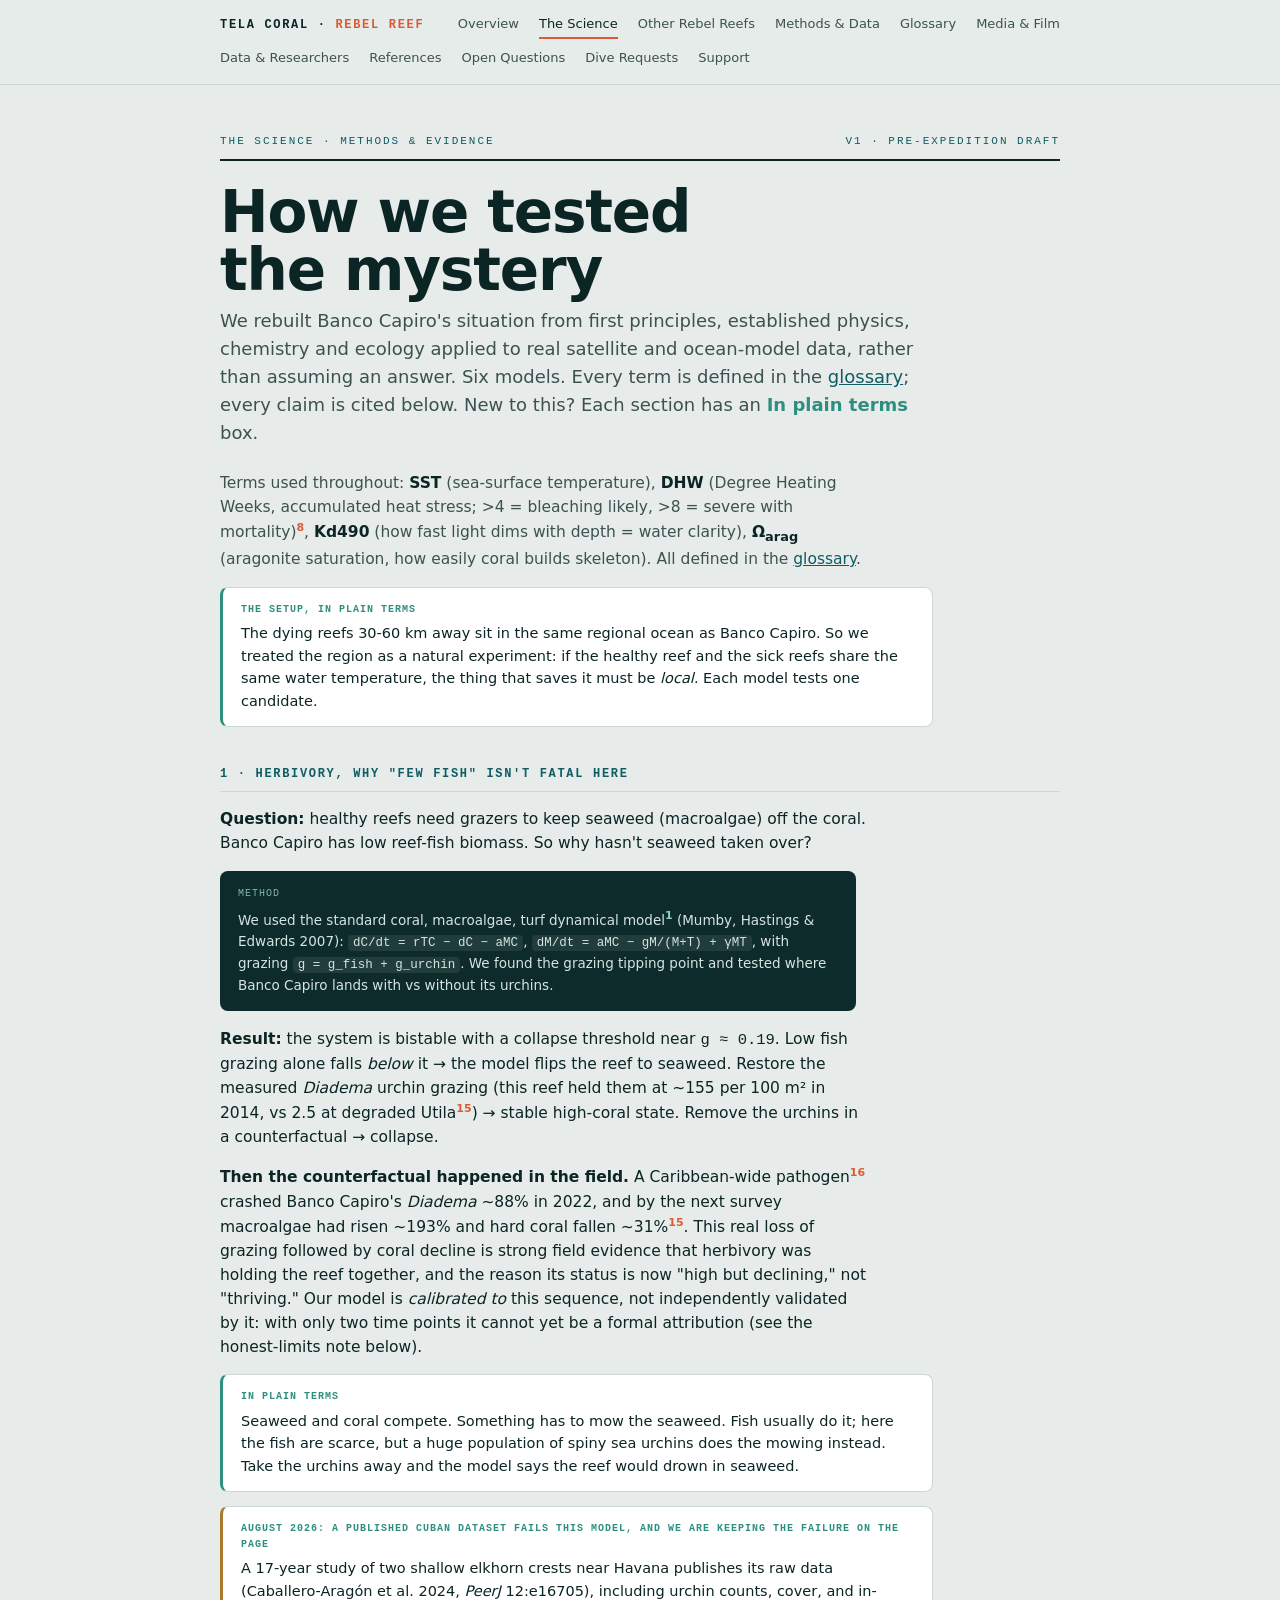
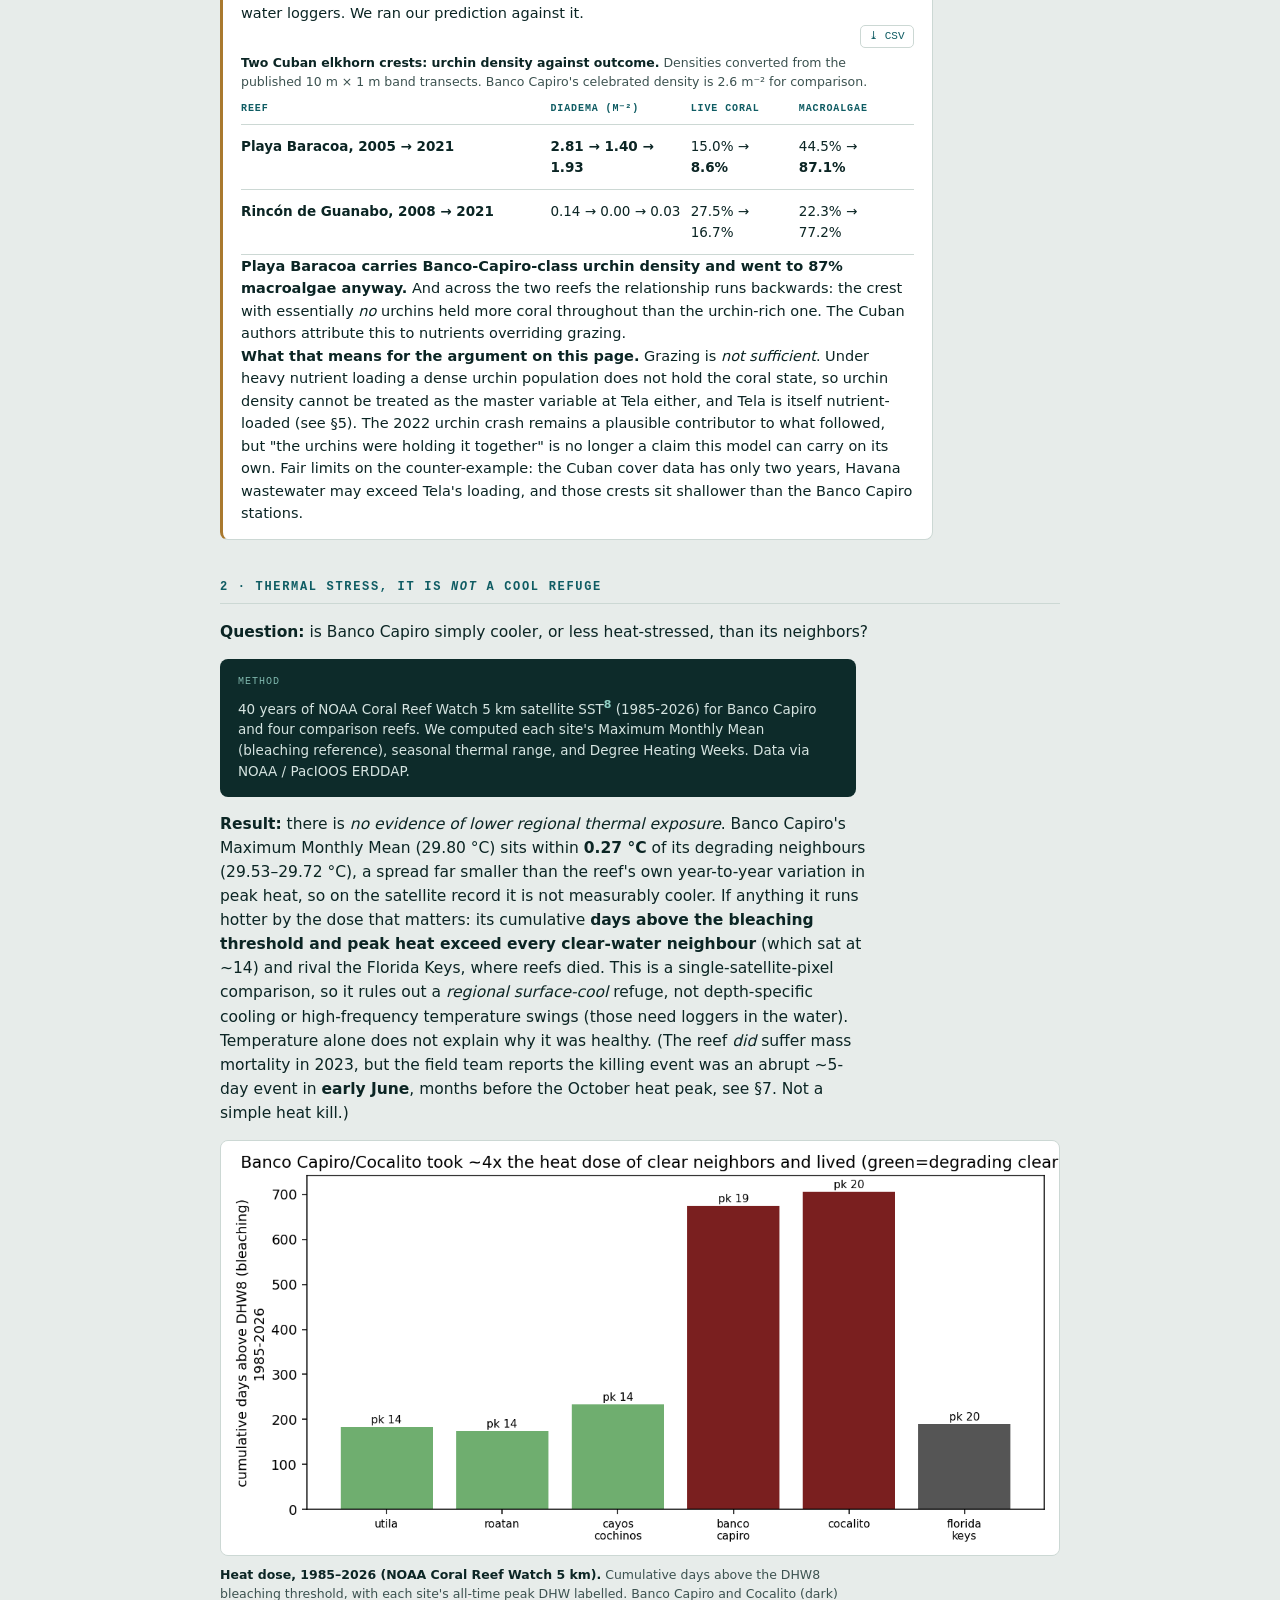
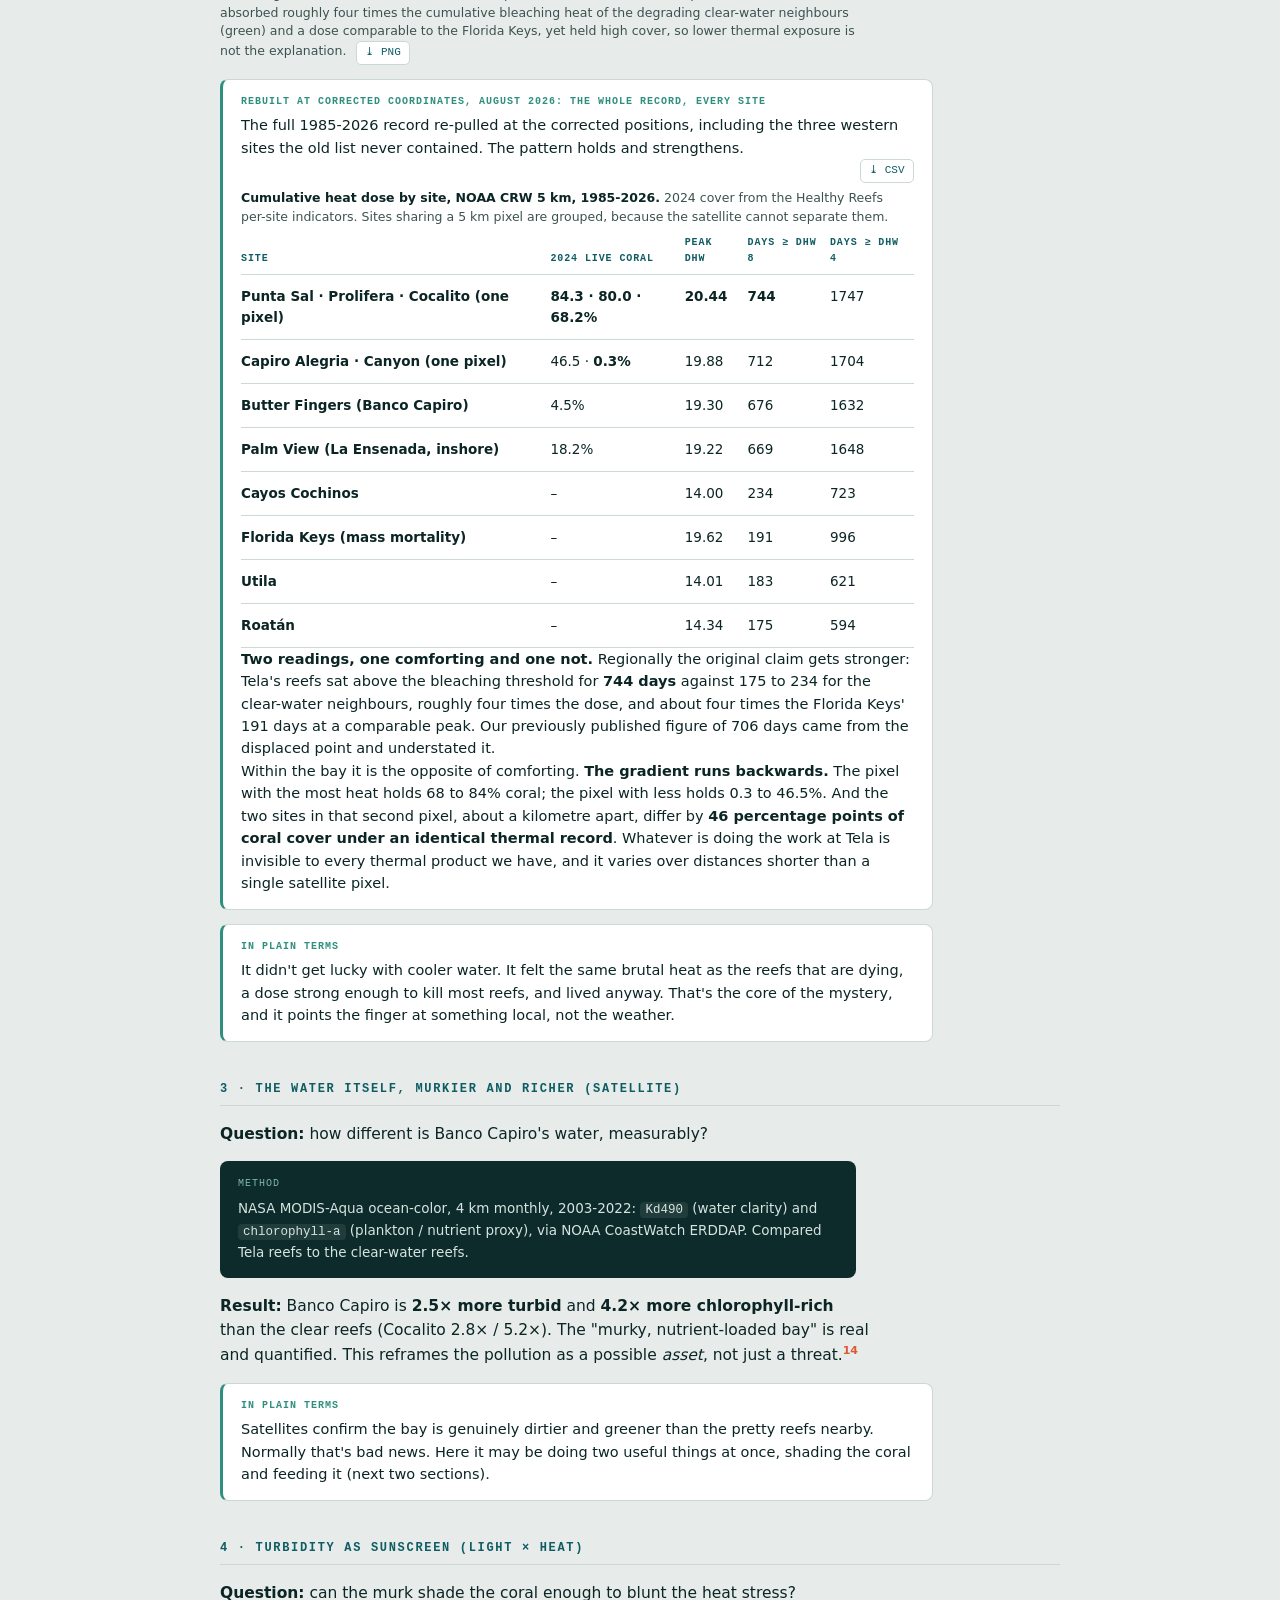
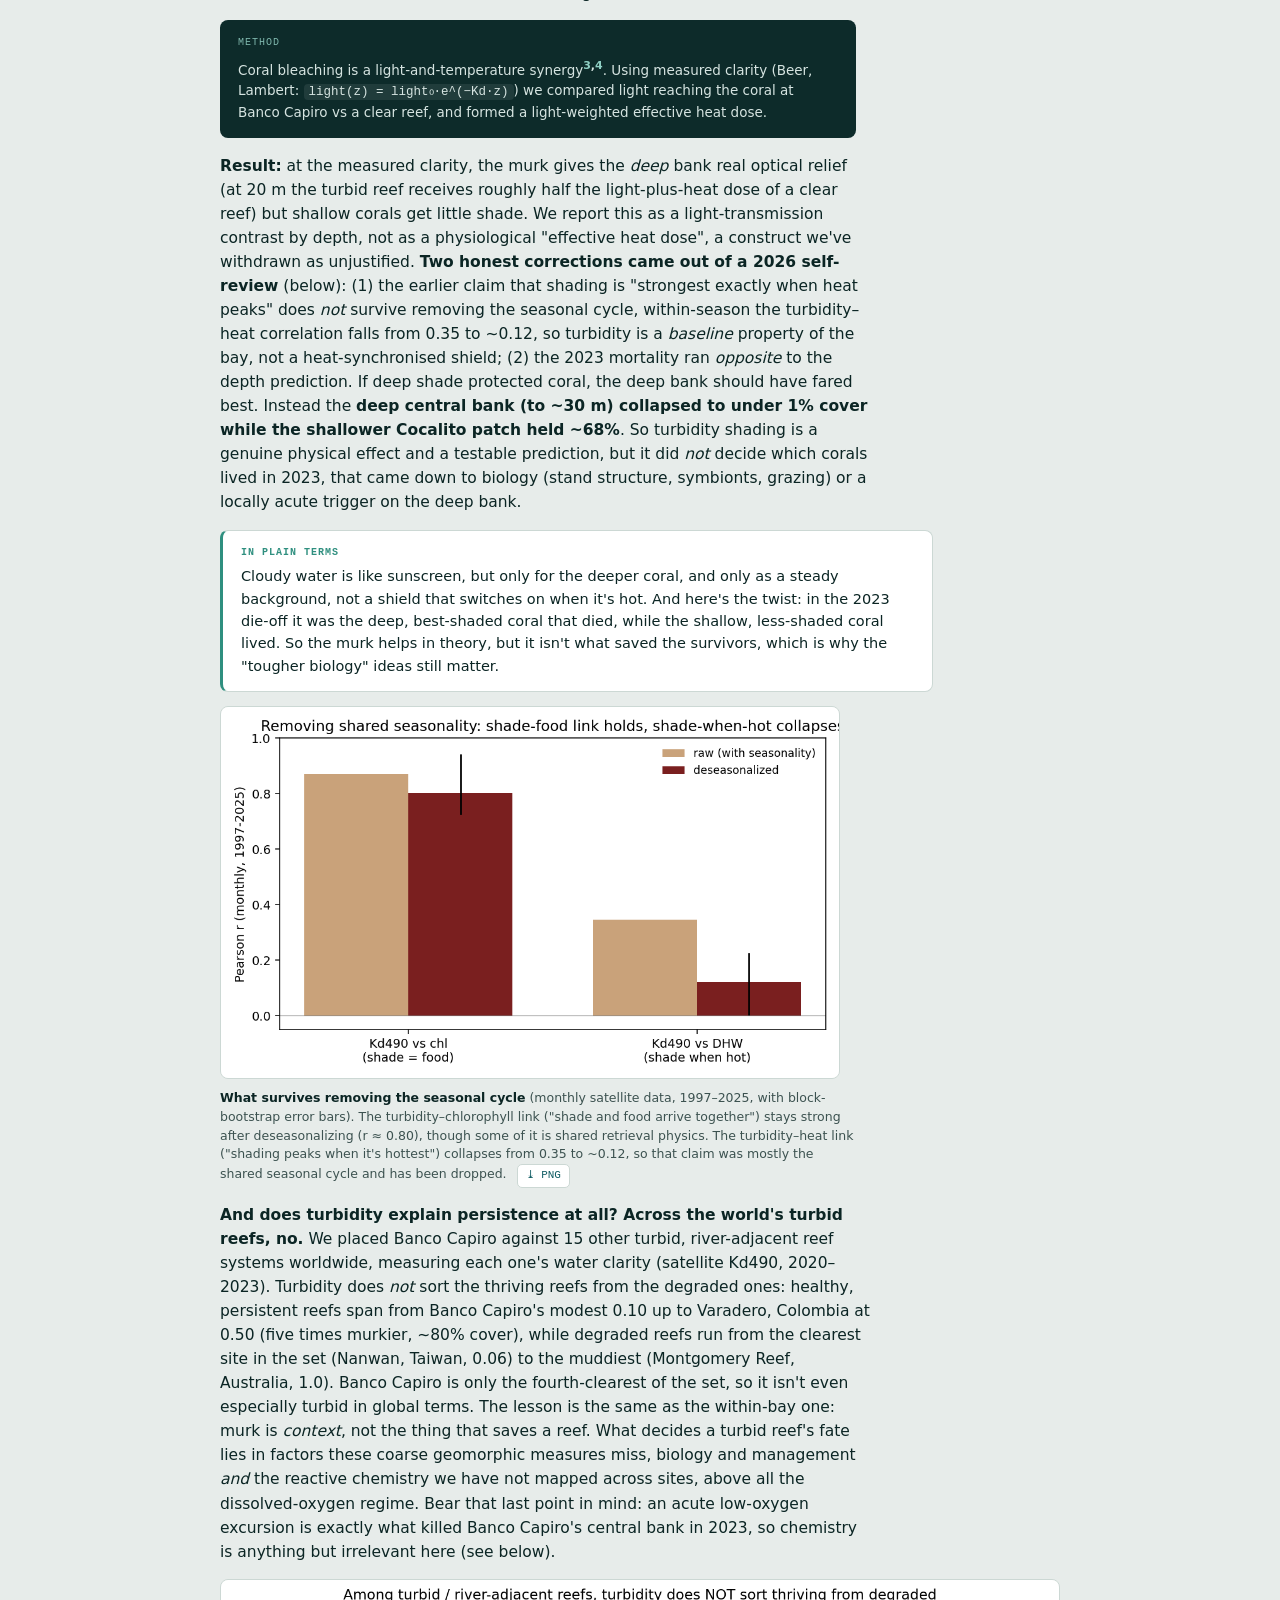
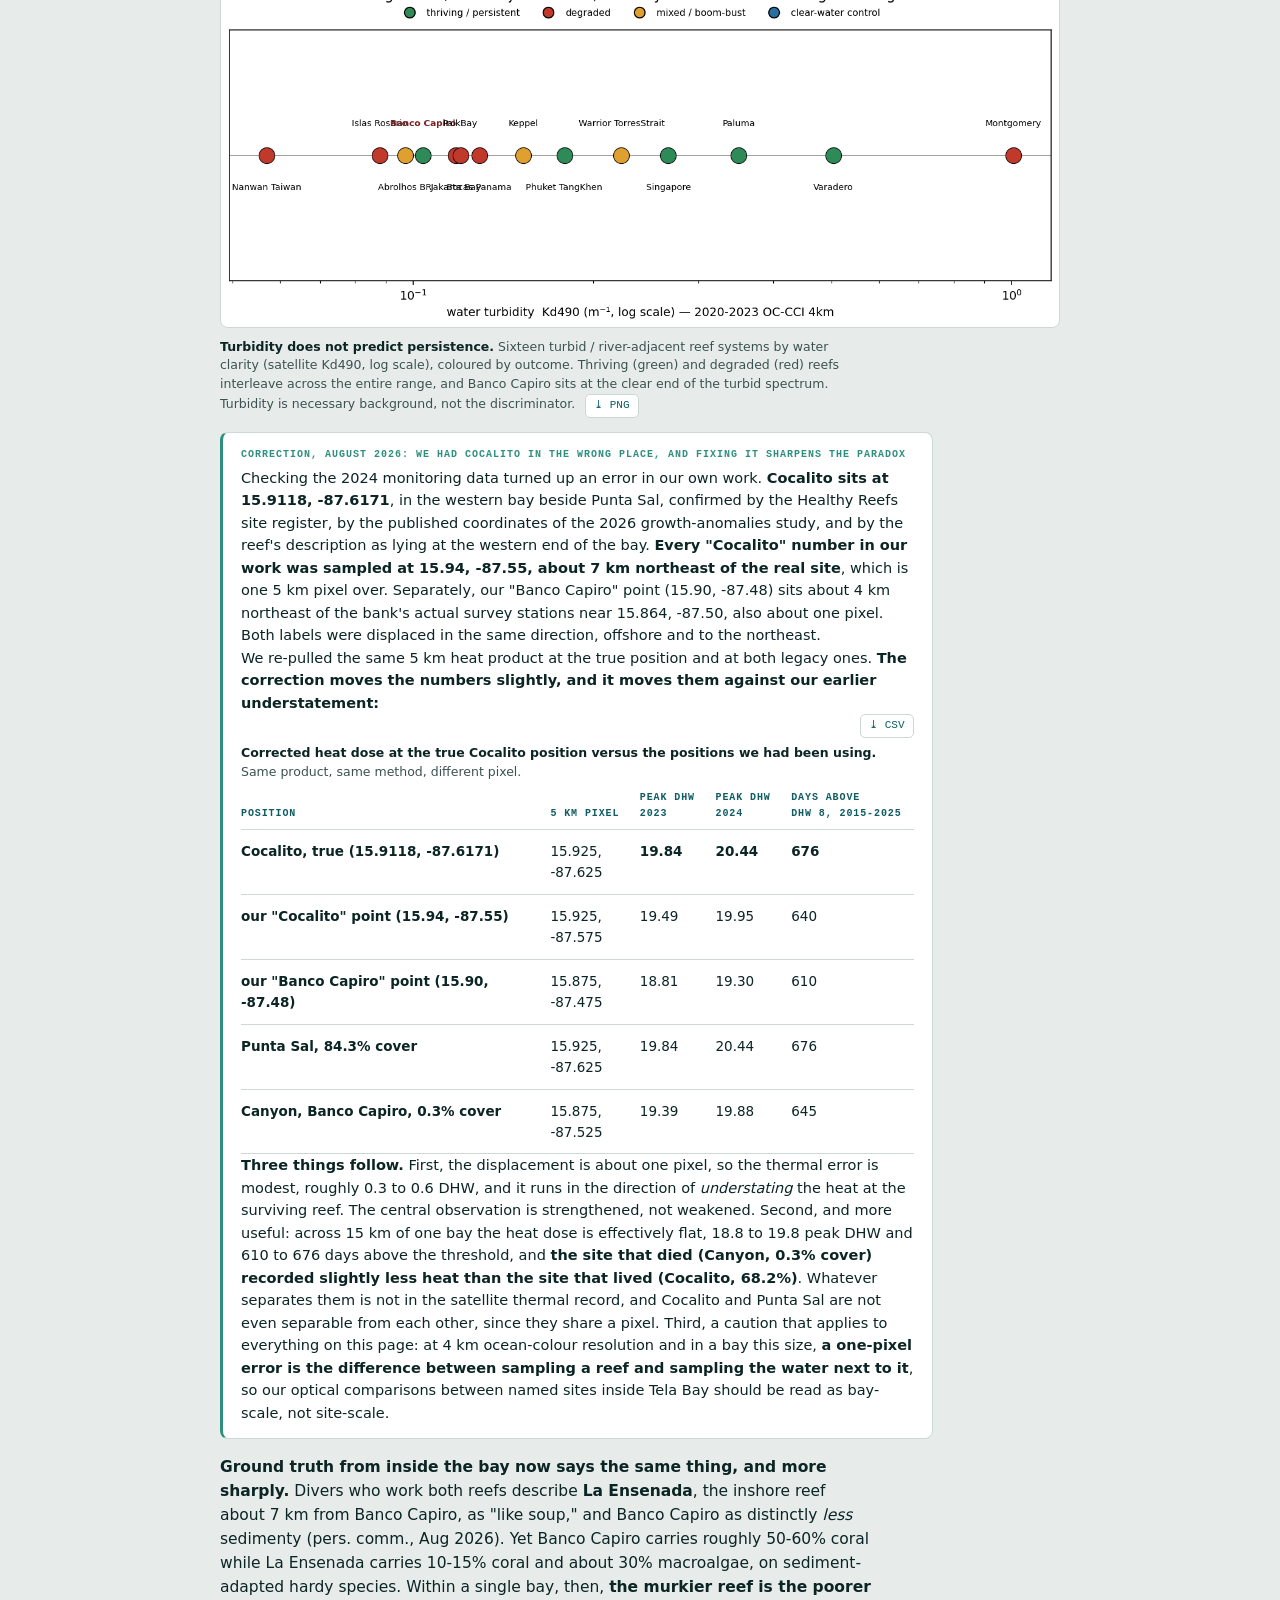
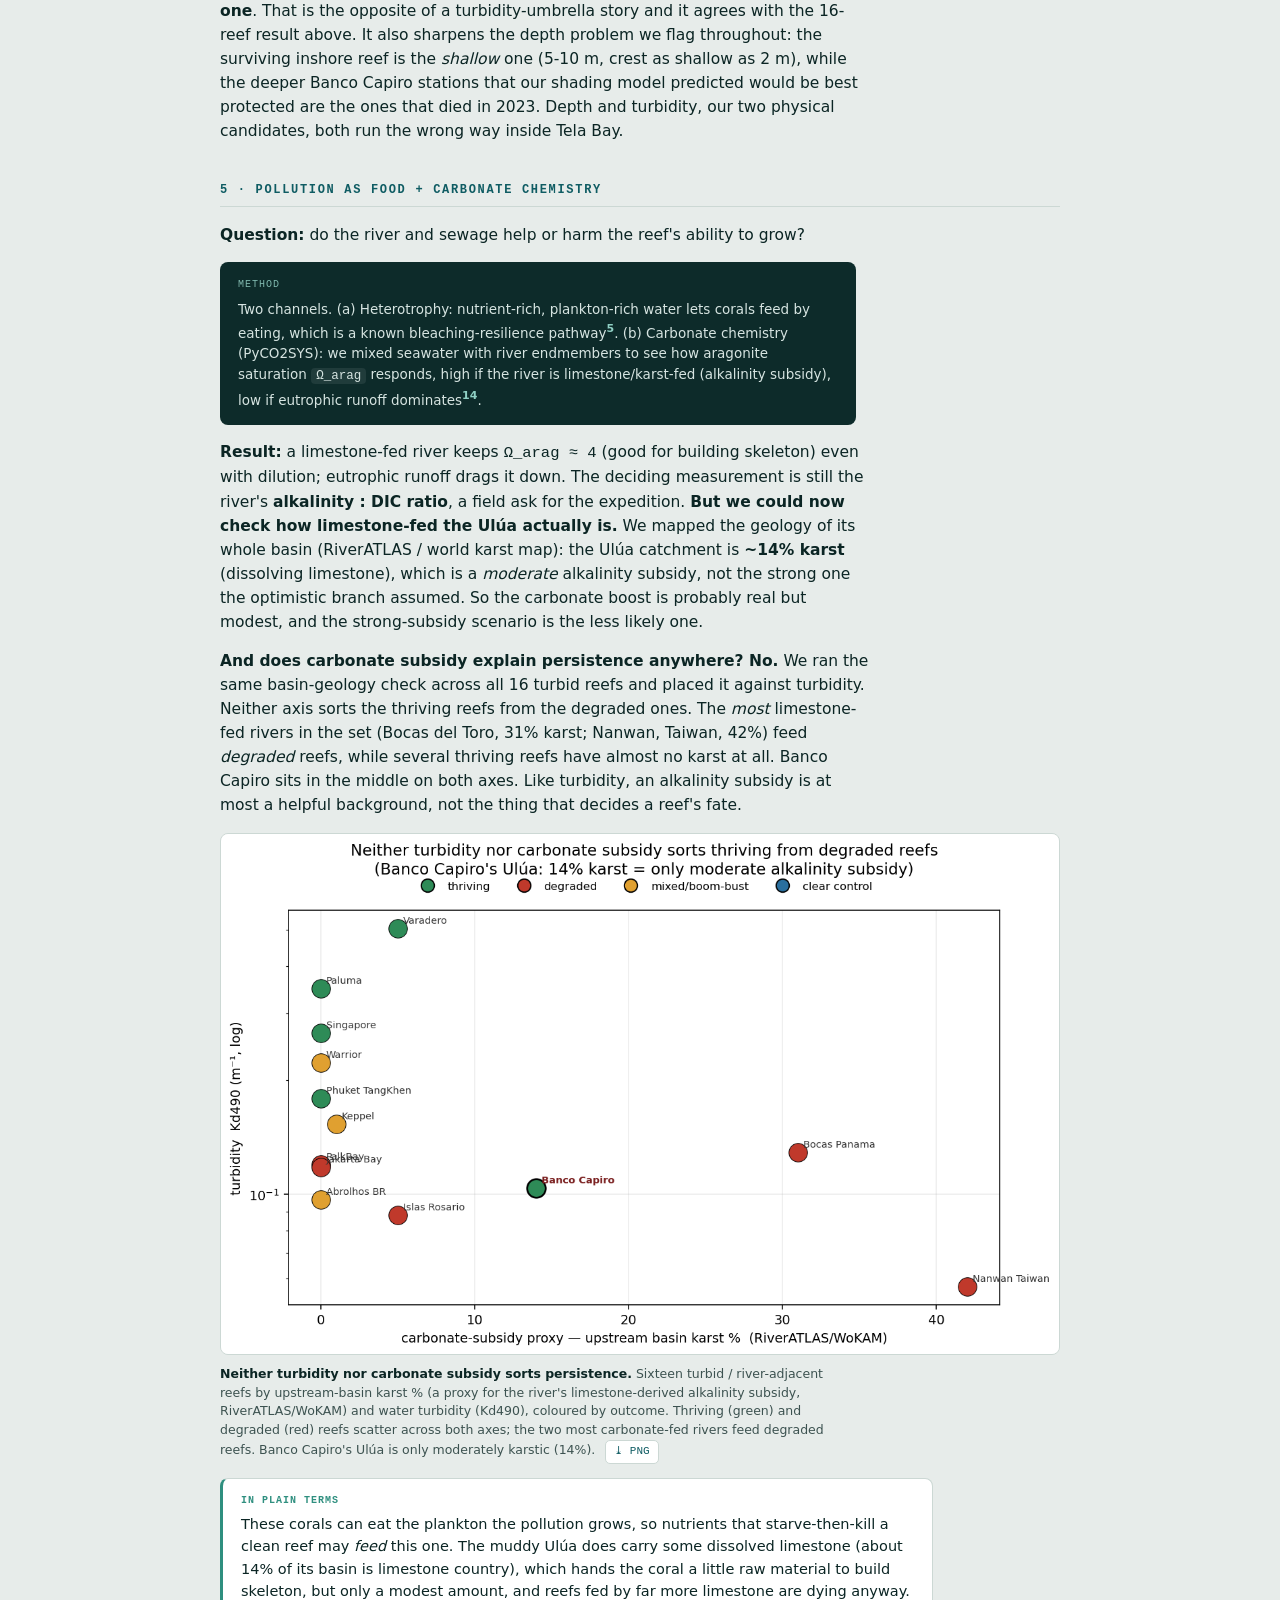
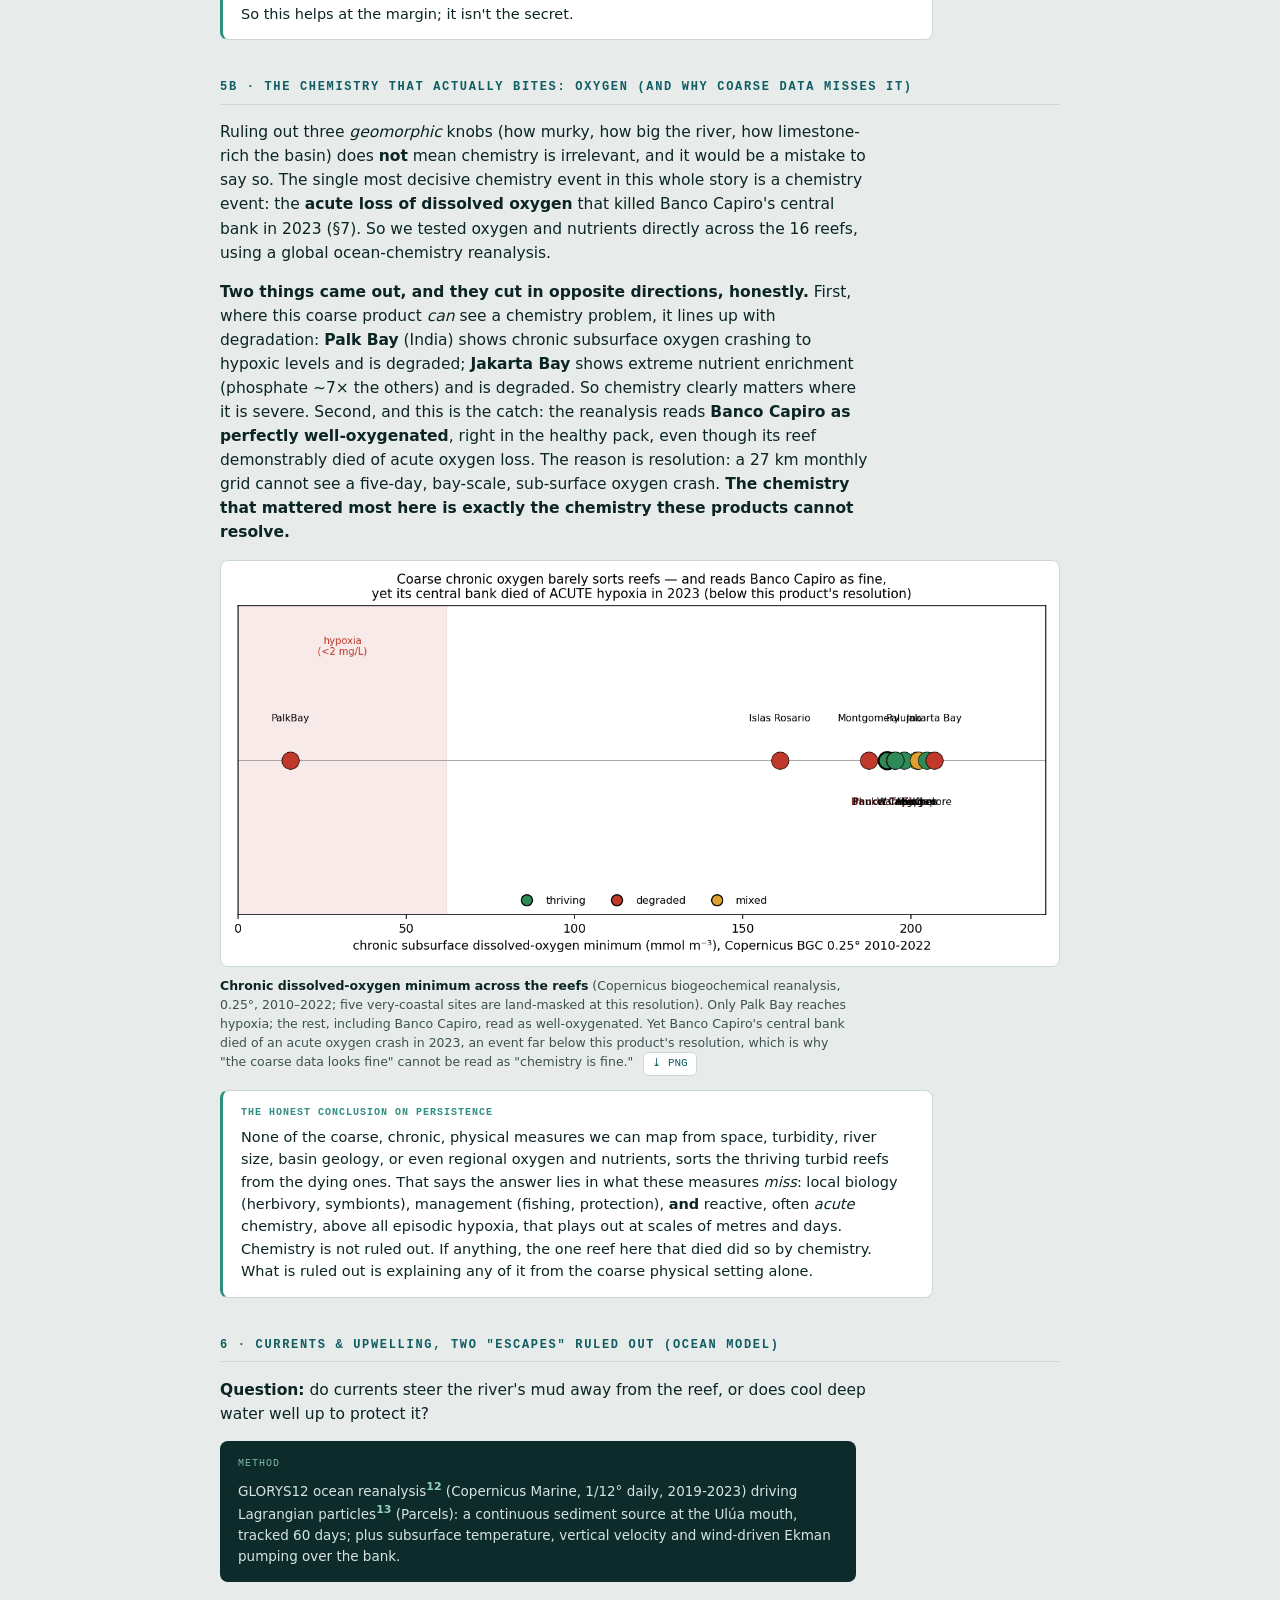
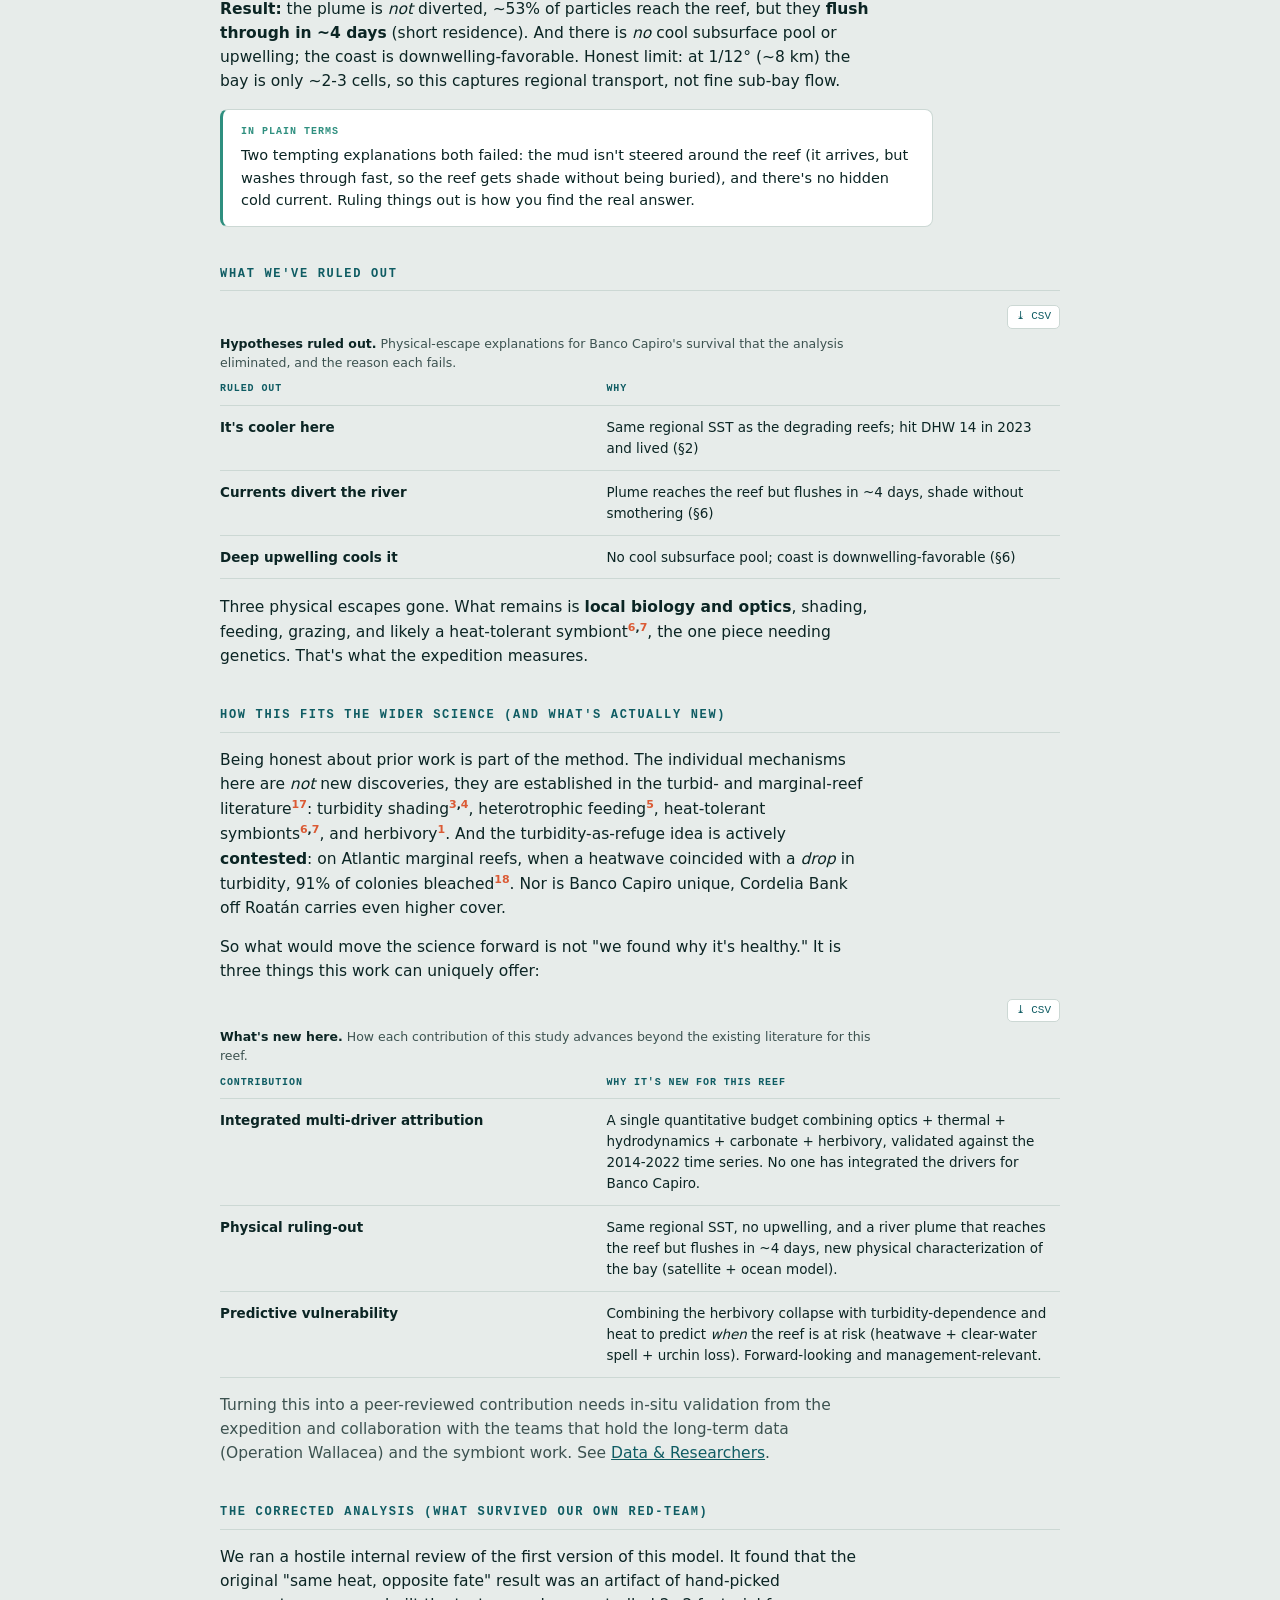
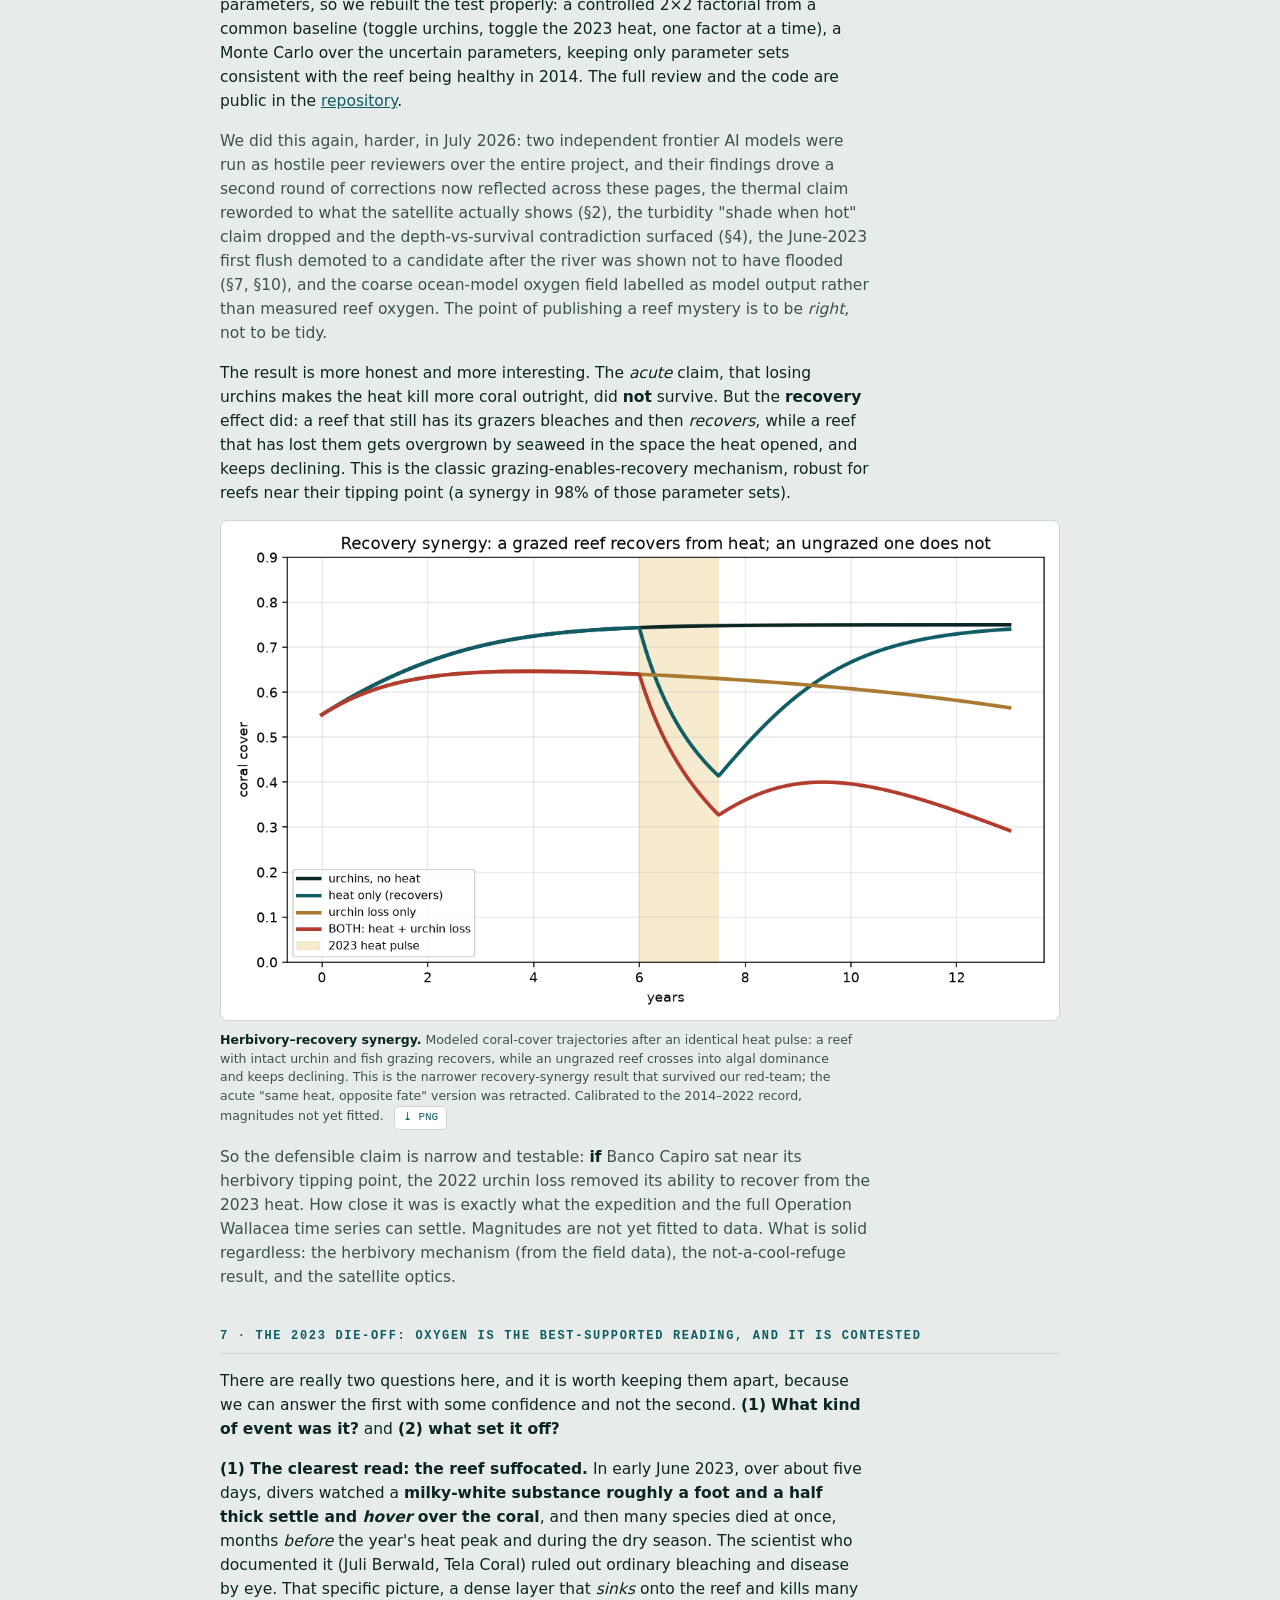
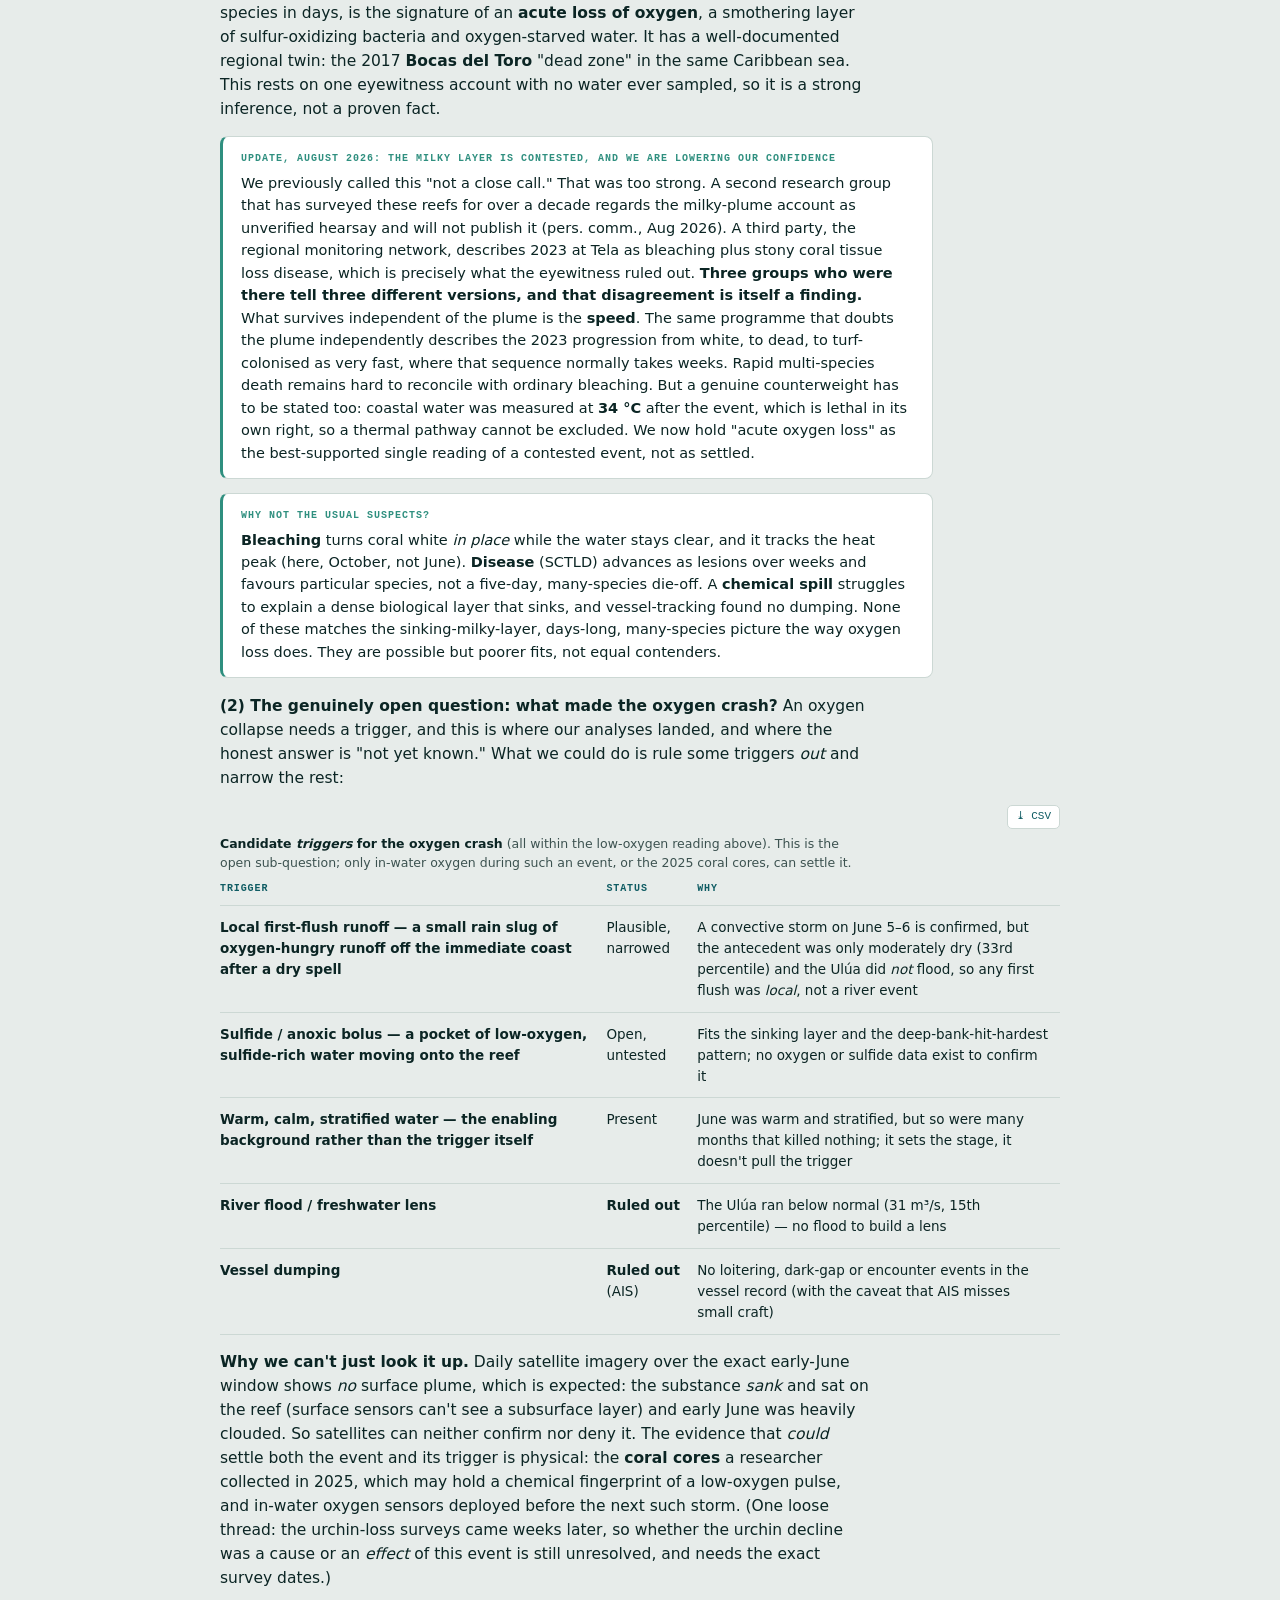
<file: science.html>
<!doctype html>
<html lang="en">
<head>
<meta charset="utf-8">
<meta name="viewport" content="width=device-width, initial-scale=1">
<title>The Science, Rebel Reef / Banco Capiro</title>
<meta name="description" content="First-principles models of why Banco Capiro survives: herbivory, thermal stress, turbidity shading, carbonate chemistry, sediment transport and upwelling, with methods and citations.">
<link rel="stylesheet" href="style.css">
</head>
<body>
<div class="nav"><div class="inner">
  <span class="brand">Tela Coral · <b>Rebel Reef</b></span>
  <a href="index.html">Overview</a>
  <a href="science.html" class="on">The Science</a>
  <a href="fingerprint.html">Other Rebel Reefs</a>
  <a href="methods.html">Methods &amp; Data</a>
  <a href="glossary.html">Glossary</a>
  <a href="media.html">Media &amp; Film</a>
  <a href="researchers.html">Data &amp; Researchers</a>
  <a href="references.html">References</a>
  <a href="questions.html">Open Questions</a>
  <a href="dive-requests.html">Dive Requests</a>
  <a href="support.html">Support</a>
</div></div>

<div class="sheet">
  <div class="eyebrow"><span>The Science · methods &amp; evidence</span><span>v1 · pre-expedition draft</span></div>
  <h1>How we tested the mystery</h1>
  <p class="lede">We rebuilt Banco Capiro's situation from first principles, established physics, chemistry
    and ecology applied to real satellite and ocean-model data, rather than assuming an answer. Six models.
    Every term is defined in the <a href="glossary.html">glossary</a>; every claim is cited below. New to this?
    Each section has an <span style="color:var(--safe);font-weight:600">In plain terms</span> box.</p>
  <p class="body soft">Terms used throughout: <b>SST</b> (sea-surface temperature), <b>DHW</b> (Degree Heating
    Weeks, accumulated heat stress; &gt;4 = bleaching likely, &gt;8 = severe with mortality)<sup class="cite"><a href="#r8">8</a></sup>,
    <b>Kd490</b> (how fast light dims with depth = water clarity), <b>Ω<sub>arag</sub></b> (aragonite saturation, how easily coral builds skeleton). All defined in the <a href="glossary.html">glossary</a>.</p>

  <div class="callout"><div class="lab">The setup, in plain terms</div>
    <p>The dying reefs 30-60&nbsp;km away sit in the same regional ocean as Banco Capiro. So we treated the
      region as a natural experiment: if the healthy reef and the sick reefs share the same water temperature,
      the thing that saves it must be <em>local</em>. Each model tests one candidate.</p></div>

  <h2>1 · Herbivory, why "few fish" isn't fatal here</h2>
  <p class="body"><b>Question:</b> healthy reefs need grazers to keep seaweed (macroalgae) off the coral. Banco
    Capiro has low reef-fish biomass. So why hasn't seaweed taken over?</p>
  <div class="method"><div class="lab">Method</div>
    We used the standard coral, macroalgae, turf dynamical model<sup class="cite"><a href="#r1" style="color:#8fd0c4">1</a></sup>
    (Mumby, Hastings &amp; Edwards 2007): <code>dC/dt = rTC − dC − aMC</code>, <code>dM/dt = aMC − gM/(M+T) + γMT</code>,
    with grazing <code>g = g_fish + g_urchin</code>. We found the grazing tipping point and tested where Banco Capiro
    lands with vs without its urchins.
  </div>
  <p class="body"><b>Result:</b> the system is bistable with a collapse threshold near <code>g ≈ 0.19</code>. Low
    fish grazing alone falls <em>below</em> it → the model flips the reef to seaweed. Restore the measured
    <em>Diadema</em> urchin grazing (this reef held them at ~155 per 100&nbsp;m² in 2014, vs 2.5 at degraded Utila<sup class="cite"><a href="#r15">15</a></sup>)
    → stable high-coral state. Remove the urchins in a counterfactual → collapse.</p>
  <p class="body"><b>Then the counterfactual happened in the field.</b> A Caribbean-wide pathogen<sup class="cite"><a href="#r16">16</a></sup>
    crashed Banco Capiro's <em>Diadema</em> ~88% in 2022, and by the next survey macroalgae had risen ~193% and hard
    coral fallen ~31%<sup class="cite"><a href="#r15">15</a></sup>. This real loss of grazing followed by coral decline is
    strong field evidence that herbivory was holding the reef together, and the reason its status is now "high but
    declining," not "thriving." Our model is <em>calibrated to</em> this sequence, not independently validated by it: with
    only two time points it cannot yet be a formal attribution (see the honest-limits note below).</p>
  <div class="callout"><div class="lab">In plain terms</div>
    <p>Seaweed and coral compete. Something has to mow the seaweed. Fish usually do it; here the fish are scarce,
      but a huge population of spiny sea urchins does the mowing instead. Take the urchins away and the model says
      the reef would drown in seaweed.</p></div>
  <div class="callout" style="border-left:3px solid var(--sediment)"><div class="lab">August 2026: a published Cuban dataset fails this model, and we are keeping the failure on the page</div>
    <p>A 17-year study of two shallow elkhorn crests near Havana publishes its raw data
      (Caballero-Aragón et al. 2024, <em>PeerJ</em> 12:e16705), including urchin counts, cover, and in-water loggers.
      We ran our prediction against it.</p>
    <div style="overflow-x:auto"><table class="data">
      <caption><b>Two Cuban elkhorn crests: urchin density against outcome.</b> Densities converted from the published 10&nbsp;m × 1&nbsp;m band transects. Banco Capiro's celebrated density is 2.6&nbsp;m⁻² for comparison.</caption>
      <tr><th>reef</th><th>Diadema (m⁻²)</th><th>live coral</th><th>macroalgae</th></tr>
      <tr><td class="mech"><b>Playa Baracoa</b>, 2005 → 2021</td><td><b>2.81 → 1.40 → 1.93</b></td><td>15.0% → <b>8.6%</b></td><td>44.5% → <b>87.1%</b></td></tr>
      <tr><td class="mech">Rincón de Guanabo, 2008 → 2021</td><td>0.14 → 0.00 → 0.03</td><td>27.5% → 16.7%</td><td>22.3% → 77.2%</td></tr>
    </table></div>
    <p><b>Playa Baracoa carries Banco-Capiro-class urchin density and went to 87% macroalgae anyway.</b> And across
      the two reefs the relationship runs backwards: the crest with essentially <em>no</em> urchins held more coral
      throughout than the urchin-rich one. The Cuban authors attribute this to nutrients overriding grazing.</p>
    <p><b>What that means for the argument on this page.</b> Grazing is <em>not sufficient</em>. Under heavy nutrient
      loading a dense urchin population does not hold the coral state, so urchin density cannot be treated as the
      master variable at Tela either, and Tela is itself nutrient-loaded (see §5). The 2022 urchin crash remains a
      plausible contributor to what followed, but "the urchins were holding it together" is no longer a claim this
      model can carry on its own. Fair limits on the counter-example: the Cuban cover data has only two years,
      Havana wastewater may exceed Tela's loading, and those crests sit shallower than the Banco Capiro stations.</p></div>

  <h2>2 · Thermal stress, it is <em>not</em> a cool refuge</h2>
  <p class="body"><b>Question:</b> is Banco Capiro simply cooler, or less heat-stressed, than its neighbors?</p>
  <div class="method"><div class="lab">Method</div>
    40 years of NOAA Coral Reef Watch 5&nbsp;km satellite SST<sup class="cite"><a href="#r8" style="color:#8fd0c4">8</a></sup>
    (1985-2026) for Banco Capiro and four comparison reefs. We computed each site's Maximum Monthly Mean (bleaching
    reference), seasonal thermal range, and Degree Heating Weeks. Data via NOAA / PacIOOS ERDDAP.
  </div>
  <p class="body"><b>Result:</b> there is <em>no evidence of lower regional thermal exposure</em>. Banco Capiro's
    Maximum Monthly Mean (29.80 °C) sits within <b>0.27 °C</b> of its degrading neighbours (29.53–29.72 °C), a spread
    far smaller than the reef's own year-to-year variation in peak heat, so on the satellite record it is not measurably
    cooler. If anything it runs hotter by the dose that matters: its cumulative <b>days above the bleaching threshold
    and peak heat exceed every clear-water neighbour</b> (which sat at ~14) and rival the
    Florida Keys, where reefs died. This is a single-satellite-pixel comparison, so it rules out a <em>regional
    surface-cool</em> refuge, not depth-specific cooling or high-frequency temperature swings (those need loggers in the
    water). Temperature alone does not explain why it was healthy. (The reef <em>did</em> suffer mass mortality in 2023,
    but the field team reports the killing event was an abrupt ~5-day event in <b>early June</b>, months before the
    October heat peak, see §7. Not a simple heat kill.)</p>
  <figure class="fig"><img src="data/fig_thermal_equivalence.png" alt="Cumulative days above the bleaching threshold per reef; Banco Capiro and Cocalito take ~4x the heat dose of clear neighbours and survive" style="width:100%;border:1px solid var(--line);border-radius:8px;margin:10px 0">
  <figcaption><b>Heat dose, 1985–2026 (NOAA Coral Reef Watch 5 km).</b> Cumulative days above the DHW8 bleaching threshold, with each site's all-time peak DHW labelled. Banco Capiro and Cocalito (dark) absorbed roughly four times the cumulative bleaching heat of the degrading clear-water neighbours (green) and a dose comparable to the Florida Keys, yet held high cover, so lower thermal exposure is not the explanation.</figcaption></figure>
  <div class="callout"><div class="lab">Rebuilt at corrected coordinates, August 2026: the whole record, every site</div>
    <p>The full 1985-2026 record re-pulled at the corrected positions, including the three western sites the old list
      never contained. The pattern holds and strengthens.</p>
    <div style="overflow-x:auto"><table class="data">
      <caption><b>Cumulative heat dose by site, NOAA CRW 5 km, 1985-2026.</b> 2024 cover from the Healthy Reefs per-site indicators. Sites sharing a 5 km pixel are grouped, because the satellite cannot separate them.</caption>
      <tr><th>site</th><th>2024 live coral</th><th>peak DHW</th><th>days ≥ DHW 8</th><th>days ≥ DHW 4</th></tr>
      <tr><td class="mech"><b>Punta Sal · Prolifera · Cocalito</b> <span style="color:var(--mute)">(one pixel)</span></td><td><b>84.3 · 80.0 · 68.2%</b></td><td><b>20.44</b></td><td><b>744</b></td><td>1747</td></tr>
      <tr><td class="mech">Capiro Alegria · Canyon <span style="color:var(--mute)">(one pixel)</span></td><td>46.5 · <b>0.3%</b></td><td>19.88</td><td>712</td><td>1704</td></tr>
      <tr><td class="mech">Butter Fingers (Banco Capiro)</td><td>4.5%</td><td>19.30</td><td>676</td><td>1632</td></tr>
      <tr><td class="mech">Palm View (La Ensenada, inshore)</td><td>18.2%</td><td>19.22</td><td>669</td><td>1648</td></tr>
      <tr><td class="mech">Cayos Cochinos</td><td>–</td><td>14.00</td><td>234</td><td>723</td></tr>
      <tr><td class="mech">Florida Keys <span style="color:var(--mute)">(mass mortality)</span></td><td>–</td><td>19.62</td><td>191</td><td>996</td></tr>
      <tr><td class="mech">Utila</td><td>–</td><td>14.01</td><td>183</td><td>621</td></tr>
      <tr><td class="mech">Roatán</td><td>–</td><td>14.34</td><td>175</td><td>594</td></tr>
    </table></div>
    <p><b>Two readings, one comforting and one not.</b> Regionally the original claim gets stronger: Tela's reefs sat
      above the bleaching threshold for <b>744 days</b> against 175 to 234 for the clear-water neighbours, roughly
      four times the dose, and about four times the Florida Keys' 191 days at a comparable peak. Our previously
      published figure of 706 days came from the displaced point and understated it.</p>
    <p>Within the bay it is the opposite of comforting. <b>The gradient runs backwards.</b> The pixel with the most
      heat holds 68 to 84% coral; the pixel with less holds 0.3 to 46.5%. And the two sites in that second pixel,
      about a kilometre apart, differ by <b>46 percentage points of coral cover under an identical thermal record</b>.
      Whatever is doing the work at Tela is invisible to every thermal product we have, and it varies over distances
      shorter than a single satellite pixel.</p></div>
  <div class="callout"><div class="lab">In plain terms</div>
    <p>It didn't get lucky with cooler water. It felt the same brutal heat as the reefs that are dying, a dose
      strong enough to kill most reefs, and lived anyway. That's the core of the mystery, and it points the
      finger at something local, not the weather.</p></div>

  <h2>3 · The water itself, murkier and richer (satellite)</h2>
  <p class="body"><b>Question:</b> how different is Banco Capiro's water, measurably?</p>
  <div class="method"><div class="lab">Method</div>
    NASA MODIS-Aqua ocean-color, 4&nbsp;km monthly, 2003-2022: <code>Kd490</code> (water clarity) and
    <code>chlorophyll-a</code> (plankton / nutrient proxy), via NOAA CoastWatch ERDDAP. Compared Tela reefs to
    the clear-water reefs.
  </div>
  <p class="body"><b>Result:</b> Banco Capiro is <b>2.5× more turbid</b> and <b>4.2× more chlorophyll-rich</b>
    than the clear reefs (Cocalito 2.8× / 5.2×). The "murky, nutrient-loaded bay" is real and quantified. This
    reframes the pollution as a possible <em>asset</em>, not just a threat.<sup class="cite"><a href="#r14">14</a></sup></p>
  <div class="callout"><div class="lab">In plain terms</div>
    <p>Satellites confirm the bay is genuinely dirtier and greener than the pretty reefs nearby. Normally that's
      bad news. Here it may be doing two useful things at once, shading the coral and feeding it (next two sections).</p></div>

  <h2>4 · Turbidity as sunscreen (light × heat)</h2>
  <p class="body"><b>Question:</b> can the murk shade the coral enough to blunt the heat stress?</p>
  <div class="method"><div class="lab">Method</div>
    Coral bleaching is a light-and-temperature synergy<sup class="cite"><a href="#r3" style="color:#8fd0c4">3</a>,<a href="#r4" style="color:#8fd0c4">4</a></sup>.
    Using measured clarity (Beer, Lambert: <code>light(z) = light₀·e^(−Kd·z)</code>) we compared light reaching the
    coral at Banco Capiro vs a clear reef, and formed a light-weighted effective heat dose.
  </div>
  <p class="body"><b>Result:</b> at the measured clarity, the murk gives the <em>deep</em> bank real optical relief
    (at 20&nbsp;m the turbid reef receives roughly half the light-plus-heat dose of a clear reef) but shallow corals get
    little shade. We report this as a light-transmission contrast by depth, not as a physiological "effective heat dose",
    a construct we've withdrawn as unjustified. <b>Two honest corrections came out of a 2026 self-review</b> (below):
    (1) the earlier claim that shading is "strongest exactly when heat peaks" does <em>not</em> survive removing the
    seasonal cycle, within-season the turbidity–heat correlation falls from 0.35 to ~0.12, so turbidity is a
    <em>baseline</em> property of the bay, not a heat-synchronised shield; (2) the 2023 mortality ran <em>opposite</em>
    to the depth prediction. If deep shade protected coral, the deep bank should have fared best. Instead the <b>deep
    central bank (to ~30&nbsp;m) collapsed to under 1% cover while the shallower Cocalito patch held ~68%</b>. So
    turbidity shading is a genuine physical effect and a testable prediction, but it did <em>not</em> decide which corals
    lived in 2023, that came down to biology (stand structure, symbionts, grazing) or a locally acute trigger on the
    deep bank.</p>
  <div class="callout"><div class="lab">In plain terms</div>
    <p>Cloudy water is like sunscreen, but only for the deeper coral, and only as a steady background, not a shield
      that switches on when it's hot. And here's the twist: in the 2023 die-off it was the deep, best-shaded coral that
      died, while the shallow, less-shaded coral lived. So the murk helps in theory, but it isn't what saved the
      survivors, which is why the "tougher biology" ideas still matter.</p></div>
  <figure class="fig"><img src="data/fig_deseasonalized_corr.png" alt="Correlations before and after removing the seasonal cycle: shade-and-food link holds, shade-when-hot collapses" style="width:100%;max-width:620px;border:1px solid var(--line);border-radius:8px;margin:10px 0">
  <figcaption><b>What survives removing the seasonal cycle</b> (monthly satellite data, 1997–2025, with block-bootstrap error bars). The turbidity–chlorophyll link ("shade and food arrive together") stays strong after deseasonalizing (r ≈ 0.80), though some of it is shared retrieval physics. The turbidity–heat link ("shading peaks when it's hottest") collapses from 0.35 to ~0.12, so that claim was mostly the shared seasonal cycle and has been dropped.</figcaption></figure>
  <p class="body"><b>And does turbidity explain persistence at all? Across the world's turbid reefs, no.</b> We placed Banco
    Capiro against 15 other turbid, river-adjacent reef systems worldwide, measuring each one's water clarity (satellite
    Kd490, 2020–2023). Turbidity does <em>not</em> sort the thriving reefs from the degraded ones: healthy, persistent
    reefs span from Banco Capiro's modest 0.10 up to Varadero, Colombia at 0.50 (five times murkier, ~80% cover), while
    degraded reefs run from the clearest site in the set (Nanwan, Taiwan, 0.06) to the muddiest (Montgomery Reef,
    Australia, 1.0). Banco Capiro is only the fourth-clearest of the set, so it isn't even especially turbid in global
    terms. The lesson is the same as the within-bay one: murk is <em>context</em>, not the thing that saves a reef.
    What decides a turbid reef's fate lies in factors these coarse geomorphic measures miss, biology and management
    <em>and</em> the reactive chemistry we have not mapped across sites, above all the dissolved-oxygen regime. Bear
    that last point in mind: an acute low-oxygen excursion is exactly what killed Banco Capiro's central bank in 2023,
    so chemistry is anything but irrelevant here (see below).</p>
  <figure class="fig"><img src="data/fig_turbidity_vs_outcome.png" alt="16 turbid reefs plotted by water clarity and colored by outcome; thriving and degraded reefs interleave across the whole turbidity range" style="width:100%;border:1px solid var(--line);border-radius:8px;margin:10px 0">
  <figcaption><b>Turbidity does not predict persistence.</b> Sixteen turbid / river-adjacent reef systems by water clarity (satellite Kd490, log scale), coloured by outcome. Thriving (green) and degraded (red) reefs interleave across the entire range, and Banco Capiro sits at the clear end of the turbid spectrum. Turbidity is necessary background, not the discriminator.</figcaption></figure>
  <div class="callout"><div class="lab">Correction, August 2026: we had Cocalito in the wrong place, and fixing it sharpens the paradox</div>
    <p>Checking the 2024 monitoring data turned up an error in our own work. <b>Cocalito sits at 15.9118,
      -87.6171</b>, in the western bay beside Punta Sal, confirmed by the Healthy Reefs site register, by the
      published coordinates of the 2026 growth-anomalies study, and by the reef's description as lying at the western
      end of the bay. <b>Every "Cocalito" number in our work was sampled at 15.94, -87.55, about 7&nbsp;km northeast
      of the real site</b>, which is one 5&nbsp;km pixel over. Separately, our "Banco Capiro" point (15.90, -87.48)
      sits about 4&nbsp;km northeast of the bank's actual survey stations near 15.864, -87.50, also about one pixel.
      Both labels were displaced in the same direction, offshore and to the northeast.</p>
    <p>We re-pulled the same 5&nbsp;km heat product at the true position and at both legacy ones. <b>The correction
      moves the numbers slightly, and it moves them against our earlier understatement:</b></p>
    <div style="overflow-x:auto"><table class="data">
      <caption><b>Corrected heat dose at the true Cocalito position versus the positions we had been using.</b> Same product, same method, different pixel.</caption>
      <tr><th>position</th><th>5&nbsp;km pixel</th><th>peak DHW 2023</th><th>peak DHW 2024</th><th>days above DHW&nbsp;8, 2015-2025</th></tr>
      <tr><td class="mech"><b>Cocalito, true (15.9118, -87.6171)</b></td><td>15.925, -87.625</td><td><b>19.84</b></td><td><b>20.44</b></td><td><b>676</b></td></tr>
      <tr><td class="mech">our "Cocalito" point (15.94, -87.55)</td><td>15.925, -87.575</td><td>19.49</td><td>19.95</td><td>640</td></tr>
      <tr><td class="mech">our "Banco Capiro" point (15.90, -87.48)</td><td>15.875, -87.475</td><td>18.81</td><td>19.30</td><td>610</td></tr>
      <tr><td class="mech">Punta Sal, 84.3% cover</td><td>15.925, -87.625</td><td>19.84</td><td>20.44</td><td>676</td></tr>
      <tr><td class="mech">Canyon, Banco Capiro, 0.3% cover</td><td>15.875, -87.525</td><td>19.39</td><td>19.88</td><td>645</td></tr>
    </table></div>
    <p><b>Three things follow.</b> First, the displacement is about one pixel, so the thermal error is modest,
      roughly 0.3 to 0.6 DHW, and it runs in the direction of <em>understating</em> the heat at the surviving reef.
      The central observation is strengthened, not weakened. Second, and more useful: across 15&nbsp;km of one bay
      the heat dose is effectively flat, 18.8 to 19.8 peak DHW and 610 to 676 days above the threshold, and
      <b>the site that died (Canyon, 0.3% cover) recorded slightly less heat than the site that lived (Cocalito,
      68.2%)</b>. Whatever separates them is not in the satellite thermal record, and Cocalito and Punta Sal are not
      even separable from each other, since they share a pixel. Third, a caution that applies to everything on this
      page: at 4&nbsp;km ocean-colour resolution and in a bay this size, <b>a one-pixel error is the difference
      between sampling a reef and sampling the water next to it</b>, so our optical comparisons between named sites
      inside Tela Bay should be read as bay-scale, not site-scale.</p></div>

  <p class="body"><b>Ground truth from inside the bay now says the same thing, and more sharply.</b> Divers who work
    both reefs describe <b>La Ensenada</b>, the inshore reef about 7&nbsp;km from Banco Capiro, as "like soup," and
    Banco Capiro as distinctly <em>less</em> sedimenty (pers. comm., Aug 2026). Yet Banco Capiro carries roughly
    50-60% coral while La Ensenada carries 10-15% coral and about 30% macroalgae, on sediment-adapted hardy species.
    Within a single bay, then, <b>the murkier reef is the poorer one</b>. That is the opposite of a turbidity-umbrella
    story and it agrees with the 16-reef result above. It also sharpens the depth problem we flag throughout: the
    surviving inshore reef is the <em>shallow</em> one (5-10&nbsp;m, crest as shallow as 2&nbsp;m), while the deeper
    Banco Capiro stations that our shading model predicted would be best protected are the ones that died in 2023.
    Depth and turbidity, our two physical candidates, both run the wrong way inside Tela Bay.</p>

  <h2>5 · Pollution as food + carbonate chemistry</h2>
  <p class="body"><b>Question:</b> do the river and sewage help or harm the reef's ability to grow?</p>
  <div class="method"><div class="lab">Method</div>
    Two channels. (a) Heterotrophy: nutrient-rich, plankton-rich water lets corals feed by eating, which is a known
    bleaching-resilience pathway<sup class="cite"><a href="#r5" style="color:#8fd0c4">5</a></sup>. (b) Carbonate chemistry
    (PyCO2SYS): we mixed seawater with river endmembers to see how aragonite saturation <code>Ω_arag</code> responds, high if the river is limestone/karst-fed (alkalinity subsidy), low if eutrophic runoff dominates<sup class="cite"><a href="#r14" style="color:#8fd0c4">14</a></sup>.
  </div>
  <p class="body"><b>Result:</b> a limestone-fed river keeps <code>Ω_arag ≈ 4</code> (good for building skeleton) even
    with dilution; eutrophic runoff drags it down. The deciding measurement is still the river's <b>alkalinity : DIC
    ratio</b>, a field ask for the expedition. <b>But we could now check how limestone-fed the Ulúa actually is.</b> We
    mapped the geology of its whole basin (RiverATLAS / world karst map): the Ulúa catchment is <b>~14% karst</b>
    (dissolving limestone), which is a <em>moderate</em> alkalinity subsidy, not the strong one the optimistic branch
    assumed. So the carbonate boost is probably real but modest, and the strong-subsidy scenario is the less likely
    one.</p>
  <p class="body"><b>And does carbonate subsidy explain persistence anywhere? No.</b> We ran the same basin-geology
    check across all 16 turbid reefs and placed it against turbidity. Neither axis sorts the thriving reefs from the
    degraded ones. The <em>most</em> limestone-fed rivers in the set (Bocas del Toro, 31% karst; Nanwan, Taiwan, 42%)
    feed <em>degraded</em> reefs, while several thriving reefs have almost no karst at all. Banco Capiro sits in the
    middle on both axes. Like turbidity, an alkalinity subsidy is at most a helpful background, not the thing that
    decides a reef's fate.</p>
  <figure class="fig"><img src="data/fig_carbonate_turbidity.png" alt="16 reefs plotted by upstream karst percent and turbidity, colored by outcome; thriving and degraded reefs do not separate on either axis" style="width:100%;border:1px solid var(--line);border-radius:8px;margin:10px 0">
  <figcaption><b>Neither turbidity nor carbonate subsidy sorts persistence.</b> Sixteen turbid / river-adjacent reefs by upstream-basin karst % (a proxy for the river's limestone-derived alkalinity subsidy, RiverATLAS/WoKAM) and water turbidity (Kd490), coloured by outcome. Thriving (green) and degraded (red) reefs scatter across both axes; the two most carbonate-fed rivers feed degraded reefs. Banco Capiro's Ulúa is only moderately karstic (14%).</figcaption></figure>
  <div class="callout"><div class="lab">In plain terms</div>
    <p>These corals can eat the plankton the pollution grows, so nutrients that starve-then-kill a clean reef may
      <em>feed</em> this one. The muddy Ulúa does carry some dissolved limestone (about 14% of its basin is
      limestone country), which hands the coral a little raw material to build skeleton, but only a modest amount, and
      reefs fed by far more limestone are dying anyway. So this helps at the margin; it isn't the secret.</p></div>

  <h2>5b · The chemistry that actually bites: oxygen (and why coarse data misses it)</h2>
  <p class="body">Ruling out three <em>geomorphic</em> knobs (how murky, how big the river, how limestone-rich the
    basin) does <b>not</b> mean chemistry is irrelevant, and it would be a mistake to say so. The single most decisive
    chemistry event in this whole story is a chemistry event: the <b>acute loss of dissolved oxygen</b> that killed
    Banco Capiro's central bank in 2023 (§7). So we tested oxygen and nutrients directly across the 16 reefs, using a
    global ocean-chemistry reanalysis.</p>
  <p class="body"><b>Two things came out, and they cut in opposite directions, honestly.</b> First, where this coarse
    product <em>can</em> see a chemistry problem, it lines up with degradation: <b>Palk Bay</b> (India) shows chronic
    subsurface oxygen crashing to hypoxic levels and is degraded; <b>Jakarta Bay</b> shows extreme nutrient enrichment
    (phosphate ~7&times; the others) and is degraded. So chemistry clearly matters where it is severe. Second, and this
    is the catch: the reanalysis reads <b>Banco Capiro as perfectly well-oxygenated</b>, right in the healthy pack, even
    though its reef demonstrably died of acute oxygen loss. The reason is resolution: a 27&nbsp;km monthly grid cannot
    see a five-day, bay-scale, sub-surface oxygen crash. <b>The chemistry that mattered most here is exactly the
    chemistry these products cannot resolve.</b></p>
  <figure class="fig"><img src="data/fig_oxygen_axis.png" alt="Reefs ordered by chronic subsurface oxygen minimum; most cluster as well-oxygenated including Banco Capiro, only Palk Bay is hypoxic" style="width:100%;border:1px solid var(--line);border-radius:8px;margin:10px 0">
  <figcaption><b>Chronic dissolved-oxygen minimum across the reefs</b> (Copernicus biogeochemical reanalysis, 0.25°, 2010–2022; five very-coastal sites are land-masked at this resolution). Only Palk Bay reaches hypoxia; the rest, including Banco Capiro, read as well-oxygenated. Yet Banco Capiro's central bank died of an acute oxygen crash in 2023, an event far below this product's resolution, which is why "the coarse data looks fine" cannot be read as "chemistry is fine."</figcaption></figure>
  <div class="callout"><div class="lab">The honest conclusion on persistence</div>
    <p>None of the coarse, chronic, physical measures we can map from space, turbidity, river size, basin geology, or
      even regional oxygen and nutrients, sorts the thriving turbid reefs from the dying ones. That says the answer
      lies in what these measures <em>miss</em>: local biology (herbivory, symbionts), management (fishing, protection),
      <b>and</b> reactive, often <em>acute</em> chemistry, above all episodic hypoxia, that plays out at scales of
      metres and days. Chemistry is not ruled out. If anything, the one reef here that died did so by chemistry. What is
      ruled out is explaining any of it from the coarse physical setting alone.</p></div>

  <h2>6 · Currents &amp; upwelling, two "escapes" ruled out (ocean model)</h2>
  <p class="body"><b>Question:</b> do currents steer the river's mud away from the reef, or does cool deep water
    well up to protect it?</p>
  <div class="method"><div class="lab">Method</div>
    GLORYS12 ocean reanalysis<sup class="cite"><a href="#r12" style="color:#8fd0c4">12</a></sup> (Copernicus Marine,
    1/12° daily, 2019-2023) driving Lagrangian particles<sup class="cite"><a href="#r13" style="color:#8fd0c4">13</a></sup>
    (Parcels): a continuous sediment source at the Ulúa mouth, tracked 60 days; plus subsurface temperature, vertical
    velocity and wind-driven Ekman pumping over the bank.
  </div>
  <p class="body"><b>Result:</b> the plume is <em>not</em> diverted, ~53% of particles reach the reef, but they
    <b>flush through in ~4 days</b> (short residence). And there is <em>no</em> cool subsurface pool or upwelling;
    the coast is downwelling-favorable. Honest limit: at 1/12° (~8 km) the bay is only ~2-3 cells, so this captures
    regional transport, not fine sub-bay flow.</p>
  <div class="callout"><div class="lab">In plain terms</div>
    <p>Two tempting explanations both failed: the mud isn't steered around the reef (it arrives, but washes through
      fast, so the reef gets shade without being buried), and there's no hidden cold current. Ruling things out is how
      you find the real answer.</p></div>

  <h2>What we've ruled out</h2>
  <div style="overflow-x:auto"><table class="data">
    <caption><b>Hypotheses ruled out.</b> Physical-escape explanations for Banco Capiro's survival that the analysis eliminated, and the reason each fails.</caption>
    <tr><th>Ruled out</th><th>Why</th></tr>
    <tr><td class="mech">It's cooler here</td><td>Same regional SST as the degrading reefs; hit DHW 14 in 2023 and lived (§2)</td></tr>
    <tr><td class="mech">Currents divert the river</td><td>Plume reaches the reef but flushes in ~4 days, shade without smothering (§6)</td></tr>
    <tr><td class="mech">Deep upwelling cools it</td><td>No cool subsurface pool; coast is downwelling-favorable (§6)</td></tr>
  </table></div>
  <p class="body">Three physical escapes gone. What remains is <b>local biology and optics</b>, shading, feeding,
    grazing, and likely a heat-tolerant symbiont<sup class="cite"><a href="#r6">6</a>,<a href="#r7">7</a></sup>, the one
    piece needing genetics. That's what the expedition measures.</p>

  <h2>How this fits the wider science (and what's actually new)</h2>
  <p class="body">Being honest about prior work is part of the method. The individual mechanisms here are
    <em>not</em> new discoveries, they are established in the turbid- and marginal-reef literature<sup class="cite"><a href="#r17">17</a></sup>:
    turbidity shading<sup class="cite"><a href="#r3">3</a>,<a href="#r4">4</a></sup>, heterotrophic feeding<sup class="cite"><a href="#r5">5</a></sup>,
    heat-tolerant symbionts<sup class="cite"><a href="#r6">6</a>,<a href="#r7">7</a></sup>, and herbivory<sup class="cite"><a href="#r1">1</a></sup>.
    And the turbidity-as-refuge idea is actively <b>contested</b>: on Atlantic marginal reefs, when a heatwave coincided
    with a <em>drop</em> in turbidity, 91% of colonies bleached<sup class="cite"><a href="#r18">18</a></sup>. Nor is Banco
    Capiro unique, Cordelia Bank off Roatán carries even higher cover.</p>
  <p class="body">So what would move the science forward is not "we found why it's healthy." It is three things this
    work can uniquely offer:</p>
  <div style="overflow-x:auto"><table class="data">
    <caption><b>What's new here.</b> How each contribution of this study advances beyond the existing literature for this reef.</caption>
    <tr><th>Contribution</th><th>Why it's new for this reef</th></tr>
    <tr><td class="mech">Integrated multi-driver attribution</td><td>A single quantitative budget combining optics + thermal + hydrodynamics + carbonate + herbivory, validated against the 2014-2022 time series. No one has integrated the drivers for Banco Capiro.</td></tr>
    <tr><td class="mech">Physical ruling-out</td><td>Same regional SST, no upwelling, and a river plume that reaches the reef but flushes in ~4 days, new physical characterization of the bay (satellite + ocean model).</td></tr>
    <tr><td class="mech">Predictive vulnerability</td><td>Combining the herbivory collapse with turbidity-dependence and heat to predict <em>when</em> the reef is at risk (heatwave + clear-water spell + urchin loss). Forward-looking and management-relevant.</td></tr>
  </table></div>
  <p class="body soft">Turning this into a peer-reviewed contribution needs in-situ validation from the expedition and
    collaboration with the teams that hold the long-term data (Operation Wallacea) and the symbiont work. See
    <a href="researchers.html">Data &amp; Researchers</a>.</p>

  <h2>The corrected analysis (what survived our own red-team)</h2>
  <p class="body">We ran a hostile internal review of the first version of this model. It found that the original
    "same heat, opposite fate" result was an artifact of hand-picked parameters, so we rebuilt the test properly:
    a controlled 2&times;2 factorial from a common baseline (toggle urchins, toggle the 2023 heat, one factor at a
    time), a Monte Carlo over the uncertain parameters, keeping only parameter sets consistent with the reef being
    healthy in 2014. The full review and the code are public in the
    <a href="https://github.com/steps-re/rebel-reef/blob/main/ADVERSARIAL_REVIEW.md" target="_blank" rel="noopener">repository</a>.</p>
  <p class="body soft">We did this again, harder, in July 2026: two independent frontier AI models were run as hostile
    peer reviewers over the entire project, and their findings drove a second round of corrections now reflected across
    these pages, the thermal claim reworded to what the satellite actually shows (§2), the turbidity "shade when hot"
    claim dropped and the depth-vs-survival contradiction surfaced (§4), the June-2023 first flush demoted to a
    candidate after the river was shown not to have flooded (§7, §10), and the coarse ocean-model oxygen field labelled
    as model output rather than measured reef oxygen. The point of publishing a reef mystery is to be <em>right</em>,
    not to be tidy.</p>
  <p class="body">The result is more honest and more interesting. The <em>acute</em> claim, that losing urchins makes
    the heat kill more coral outright, did <b>not</b> survive. But the <b>recovery</b> effect did: a reef that still
    has its grazers bleaches and then <em>recovers</em>, while a reef that has lost them gets overgrown by seaweed in
    the space the heat opened, and keeps declining. This is the classic grazing-enables-recovery mechanism, robust for
    reefs near their tipping point (a synergy in 98% of those parameter sets).</p>
  <figure class="fig"><img src="data/fig_recovery_synergy.png" alt="Coral recovery trajectories: a grazed reef recovers from the heat pulse, an ungrazed reef keeps declining" style="width:100%;border:1px solid var(--line);border-radius:8px;margin:10px 0">
  <figcaption><b>Herbivory–recovery synergy.</b> Modeled coral-cover trajectories after an identical heat pulse: a reef with intact urchin and fish grazing recovers, while an ungrazed reef crosses into algal dominance and keeps declining. This is the narrower recovery-synergy result that survived our red-team; the acute "same heat, opposite fate" version was retracted. Calibrated to the 2014–2022 record, magnitudes not yet fitted.</figcaption></figure>
  <p class="body soft">So the defensible claim is narrow and testable: <b>if</b> Banco Capiro sat near its herbivory
    tipping point, the 2022 urchin loss removed its ability to recover from the 2023 heat. How close it was is exactly
    what the expedition and the full Operation Wallacea time series can settle. Magnitudes are not yet fitted to data.
    What is solid regardless: the herbivory mechanism (from the field data), the not-a-cool-refuge result, and the
    satellite optics.</p>

  <h2>7 · The 2023 die-off: oxygen is the best-supported reading, and it is contested</h2>
  <p class="body">There are really two questions here, and it is worth keeping them apart, because we can answer the
    first with some confidence and not the second. <b>(1) What kind of event was it?</b> and <b>(2) what set it off?</b></p>

  <p class="body"><b>(1) The clearest read: the reef suffocated.</b> In early June 2023, over about five days, divers
    watched a <b>milky-white substance roughly a foot and a half thick settle and <em>hover</em> over the coral</b>, and
    then many species died at once, months <em>before</em> the year's heat peak and during the dry season. The scientist
    who documented it (Juli Berwald, Tela Coral) ruled out ordinary bleaching and disease by eye. That specific
    picture, a dense layer that <em>sinks</em> onto the reef and kills many species in days, is the signature of an
    <b>acute loss of oxygen</b>, a smothering layer of sulfur-oxidizing bacteria and oxygen-starved water. It has a
    well-documented regional twin: the 2017 <b>Bocas del Toro</b> "dead zone" in the same Caribbean sea. This rests on
    one eyewitness account with no water ever sampled, so it is a strong inference, not a proven fact.</p>
  <div class="callout"><div class="lab">Update, August 2026: the milky layer is contested, and we are lowering our confidence</div>
    <p>We previously called this "not a close call." That was too strong. A second research group that has surveyed
      these reefs for over a decade regards the milky-plume account as unverified hearsay and will not publish it
      (pers. comm., Aug 2026). A third party, the regional monitoring network, describes 2023 at Tela as bleaching plus
      stony coral tissue loss disease, which is precisely what the eyewitness ruled out. <b>Three groups who were there
      tell three different versions, and that disagreement is itself a finding.</b></p>
    <p>What survives independent of the plume is the <b>speed</b>. The same programme that doubts the plume
      independently describes the 2023 progression from white, to dead, to turf-colonised as very fast, where that
      sequence normally takes weeks. Rapid multi-species death remains hard to reconcile with ordinary bleaching. But a
      genuine counterweight has to be stated too: coastal water was measured at <b>34&nbsp;°C</b> after the event, which
      is lethal in its own right, so a thermal pathway cannot be excluded. We now hold "acute oxygen loss" as the
      best-supported single reading of a contested event, not as settled.</p></div>
  <div class="callout"><div class="lab">Why not the usual suspects?</div>
    <p><b>Bleaching</b> turns coral white <em>in place</em> while the water stays clear, and it tracks the heat peak
      (here, October, not June). <b>Disease</b> (SCTLD) advances as lesions over weeks and favours particular species,
      not a five-day, many-species die-off. A <b>chemical spill</b> struggles to explain a dense biological layer that
      sinks, and vessel-tracking found no dumping. None of these matches the sinking-milky-layer, days-long,
      many-species picture the way oxygen loss does. They are possible but poorer fits, not equal contenders.</p></div>

  <p class="body"><b>(2) The genuinely open question: what made the oxygen crash?</b> An oxygen collapse needs a
    trigger, and this is where our analyses landed, and where the honest answer is "not yet known." What we could do is
    rule some triggers <em>out</em> and narrow the rest:</p>
  <div style="overflow-x:auto"><table class="data">
    <caption><b>Candidate <em>triggers</em> for the oxygen crash</b> (all within the low-oxygen reading above). This is the open sub-question; only in-water oxygen during such an event, or the 2025 coral cores, can settle it.</caption>
    <tr><th>Trigger</th><th>Status</th><th>Why</th></tr>
    <tr><td class="mech"><b>Local first-flush runoff</b> — a small rain slug of oxygen-hungry runoff off the immediate coast after a dry spell</td><td>Plausible, narrowed</td><td>A convective storm on June 5–6 is confirmed, but the antecedent was only moderately dry (33rd percentile) and the Ulúa did <em>not</em> flood, so any first flush was <em>local</em>, not a river event</td></tr>
    <tr><td class="mech"><b>Sulfide / anoxic bolus</b> — a pocket of low-oxygen, sulfide-rich water moving onto the reef</td><td>Open, untested</td><td>Fits the sinking layer and the deep-bank-hit-hardest pattern; no oxygen or sulfide data exist to confirm it</td></tr>
    <tr><td class="mech"><b>Warm, calm, stratified water</b> — the enabling background rather than the trigger itself</td><td>Present</td><td>June was warm and stratified, but so were many months that killed nothing; it sets the stage, it doesn't pull the trigger</td></tr>
    <tr><td class="mech">River flood / freshwater lens</td><td><b>Ruled out</b></td><td>The Ulúa ran below normal (31 m³/s, 15th percentile) — no flood to build a lens</td></tr>
    <tr><td class="mech">Vessel dumping</td><td><b>Ruled out</b> (AIS)</td><td>No loitering, dark-gap or encounter events in the vessel record (with the caveat that AIS misses small craft)</td></tr>
  </table></div>
  <p class="body"><b>Why we can't just look it up.</b> Daily satellite imagery over the exact early-June window shows
    <em>no</em> surface plume, which is expected: the substance <em>sank</em> and sat on the reef (surface sensors can't
    see a subsurface layer) and early June was heavily clouded. So satellites can neither confirm nor deny it. The
    evidence that <em>could</em> settle both the event and its trigger is physical: the <b>coral cores</b> a researcher
    collected in 2025, which may hold a chemical fingerprint of a low-oxygen pulse, and in-water oxygen sensors deployed
    before the next such storm. (One loose thread: the urchin-loss surveys came weeks later, so whether the urchin
    decline was a cause or an <em>effect</em> of this event is still unresolved, and needs the exact survey dates.)</p>

  <h2>8 · The black sand, chemistry and a redox model (new, unpublished)</h2>
  <p class="body"><b>Question:</b> the bay's sediment includes a striking <b>black, layered sand</b>. Could its
    chemistry be part of why this reef stays healthy, or, tried as a treatment, help sick coral?</p>
  <div class="method"><div class="lab">What the XRF actually shows</div>
    Six X-ray-fluorescence scans of the sand (Tela Coral, two sites) confirm it is a <b>heavy-mineral placer sand</b>:
    ~22 to 24% <b>titanium</b> (ilmenite/rutile), ~1.6% <b>manganese</b>, ~5% <b>zirconium</b> (zircon), ~0.5%
    <b>chromium</b> (chromite), plus ~350 ppm thorium and ~260 ppm uranium (monazite). Crucially, <b>iron differs by
    site:</b> the La Ensenada bay sand is ~4% iron, while the Los Micos lagoon sand is essentially <b>iron-free</b> at
    the same titanium and manganese. We ran a PHREEQC redox model and a bioavailability-weighted dose calculation on
    the real composition.
  </div>
  <p class="body"><b>What the modeling found:</b> (a) Under <b>low oxygen</b> the sand's manganese and iron oxides
    <b>reductively dissolve</b>, releasing bioavailable Mn²⁺ (and Fe²⁺). So a hypoxic event like June 2023 would itself
    mobilize the sand's manganese, the chemistry and the die-off hypothesis connect. (b) <b>Titanium is inert</b> in
    water at all conditions; any effect is surface photocatalysis in sunlight, not dissolution. (c) At a
    <b>manganese-beneficial dose</b>, the toxic heavy metals (chromium, uranium, thorium, arsenic) release in negligible
    amounts, because they are locked in refractory minerals (chromite, monazite, zircon); lead was not detected at all.
    This meaningfully <b>de-risks the poisoning concern</b> for any treatment use.</p>
  <figure class="fig"><img src="data/fig_sand_redox.png" alt="Redox model of the Tela black sand: left, manganese and iron become mobile as oxygen falls while chromium and uranium stay locked; right, at a manganese-beneficial dose the co-released toxic metals are negligible" style="width:100%;border:1px solid var(--line);border-radius:8px;margin:10px 0">
  <figcaption><b>Black-sand redox and dose model</b> (PHREEQC plus bioavailability weighting) run on the measured XRF. Left: as oxygen falls (lower pe, toward the shaded hypoxic zone) the sand's manganese and iron oxides become soluble and release bioavailable Mn²⁺ and Fe²⁺, while chromium and uranium stay locked in refractory minerals. Right: at a manganese-beneficial dose (~5&nbsp;µg/L), the co-released toxic metals (chromium, uranium, arsenic) sit far below guideline levels; only iron rises to a level that can harm coral, the reason the iron-free lagoon sand is the cleaner candidate.</figcaption></figure>
  <div class="callout"><div class="lab">Two things the model made clear</div>
    <p><b>Iron is the wildcard.</b> Manganese benefits corals (a cofactor in their heat-stress antioxidant defense,
      Biscéré et al. 2018), but iron can <em>worsen</em> bleaching at low doses. The bay sand delivers both, which is
      likely why the team's treatment trials <b>helped at some doses and harmed at others</b>. The <b>lagoon sand,
      with the same manganese and titanium but no iron, is the cleaner candidate</b> to test first, and bay-versus-lagoon
      is a natural experiment on the iron effect.</p></div>
  <div class="method"><div class="lab">What the literature says (and a caution)</div>
    We searched for any published work on heavy-mineral placer sand and coral. The exact combination is
    <b>essentially unstudied</b>, which is what would make a Tela study novel. The reassuring anchors: the dissolved
    manganese benefit is well established, and coral-reef radionuclide levels in a comparable black-sand setting sit well
    below hazard limits. But the closest direct analog, a Red Sea study exposing live coral to volcanic "black sand"
    plus heat, found the sand acted as a <b>synergistic stressor that <em>compounded</em> heat stress</b>, not a shield.
    That points away from the reef being protected by the sand and toward a sand-laden pulse arriving in warm, stratified
    water as a plausible <em>contributor</em> to the die-off. We are treating the sand as an open question with both a
    possible-benefit and a possible-harm branch, not a settled shield. One inexpensive next step, a benchtop leach assay
    on the sand (oxic versus anoxic), would measure directly how much of each metal actually dissolves at the reef.
  </div>

  <h2>9 · White water before a reef dies, the documented precedents</h2>
  <p class="body">Tela's June-2023 event, a milky white layer over the coral followed by sudden death, is
    <em>not</em> unprecedented. Several reef mass-mortalities worldwide have been preceded or accompanied by
    white, milky, or cloudy water, and wherever it was actually studied, the cause was the same: a sudden loss of
    oxygen. This is the literature that makes the acute-hypoxia hypothesis for Tela credible rather than speculative.</p>
  <div style="overflow-x:auto"><table class="data">
    <caption><b>White-water reef die-offs on record.</b> Documented mass-mortality events preceded by milky or white water, what observers saw, and the confirmed cause where it was studied, the precedent that makes Tela's acute-hypoxia hypothesis credible.</caption>
    <tr><th>Event</th><th>What was seen</th><th>Confirmed cause</th></tr>
    <tr><td class="mech">East Flower Garden Bank, Gulf of Mexico, 2016</td>
      <td>White bacterial mats over corals and hazy green water; ~50% mortality in affected patches<sup class="cite"><a href="#r20">20</a></sup></td>
      <td>Localized hypoxia (dissolved O₂ &lt; 2 mg/L) from freshwater runoff + upwelling, confirmed by water chemistry and microbial data<sup class="cite"><a href="#r19">19</a>,<a href="#r21">21</a></sup></td></tr>
    <tr><td class="mech">Bocas del Toro, Panama, 2017 (+ Caribbean-wide)</td>
      <td>Murky, foul-smelling water; ~90% coral loss in affected areas; animals fleeing a sub-surface layer</td>
      <td>Stratification + nutrient loading → hypoxic "dead zone" (no upwelling needed). Such events are underreported by roughly an order of magnitude<sup class="cite"><a href="#r22">22</a></sup></td></tr>
    <tr><td class="mech">Benguela (Namibia) &amp; Peru upwelling, recurring</td>
      <td>Milky turquoise / white surface plumes, visible from space, co-occurring with fish and benthic mass mortality</td>
      <td>Upwelling-driven seafloor anoxia releases hydrogen sulfide (H₂S), which oxidizes to colloidal white sulfur<sup class="cite"><a href="#r23">23</a>,<a href="#r24">24</a></sup></td></tr>
  </table></div>
  <p class="body">The common thread: <b>milky or white water over a reef is a recognized signature of an acute
    low-oxygen (or sulfide) event.</b> That is exactly what Tela's divers described in June 2023, on a reef with no
    instruments to catch it. The precedents don't prove what happened at Tela, but they show the hypothesis is
    grounded in documented, peer-reviewed cases, not imagination.</p>
  <p class="body"><b>What is the white material actually made of?</b> It is not one substance, and at Tela it was
    never sampled, so for our event the honest answer is: unknown. But where cases like these <em>have</em> been
    sampled, the white material is a mixture the low-oxygen conditions themselves create, spanning categories rather
    than fitting one: <b>mats of sulfur-oxidizing bacteria</b> (living cells packed with white granules of elemental
    sulfur, part biomass, part mineral), <b>colloidal elemental sulfur</b> precipitated when hydrogen sulfide (H₂S)
    gas meets oxygen (inorganic), and <b>coral mucus and decaying tissue</b> with opportunistic bacteria feeding on
    it (organic). Two clues point Tela toward the sulfur-and-bacteria end: the divers likened it to "thick white mats
    of bacteria," and it <em>sank and hovered</em> over the coral rather than floating, which fits a dense layer at
    the oxygen-sulfide boundary, not a surface film or a suspended mineral "whiting." If it ever recurs, a single jar
    would settle it, a drop under a microscope, an H₂S test strip, and a burn test tell bacteria, sulfur, and
    carbonate apart in minutes.</p>
  <div class="callout"><div class="lab">In plain terms</div>
    <p>In the handful of other reefs where a sudden milky-white die-off <em>was</em> investigated, the culprit turned
      out to be water that briefly ran out of oxygen. Tela's description is consistent with that, which is why it is the
      best-fitting idea, but Tela was never sampled, so it stays a resemblance, not a diagnosis.</p></div>

  <h2>10 · The June 2023 investigation, quantified</h2>
  <p class="body">We put the June event through a purpose-built <b>multi-decade, multi-site dataset</b> (six reefs,
    daily SST, turbidity, chlorophyll, dissolved oxygen, nutrients, rainfall and wind, 1990-2026) and asked three
    questions with data. Full methodology and datasets are on the <a href="methods.html">Methods &amp; Data</a> page.</p>

  <p class="body"><b>Was it a rare kind of storm? Yes, and that ranking is robust.</b> Across 34 years there have been
    only about <b>10 dry-season-break storms</b> at Tela (a rain pulse breaking a dry antecedent). Ranked by a
    hypoxia-risk composite, <b>June 2023 ranks #2</b>. To check that the "#2" wasn't an artifact of our thresholds, we
    re-ran the whole catalog under <b>972 different specifications</b> (every reasonable choice of pulse size, dry-spell
    window, season and weighting): June 2023 lands in the top three in <b>97%</b> of them. So its rank is stable. The
    honest caveats: the coarse (~27&nbsp;km) ocean-reanalysis oxygen field shows a regional dip afterward, but that is
    <em>model output</em>, not measured reef oxygen, and it cannot resolve a bay-scale event. And the <b>#1-ranked storm
    was March 2024</b>, an even more extreme setup that outranks June in 93% of specifications, which made "was the
    reef also hit in March 2024?" our sharpest test: if it wasn't, then a storm like this is not enough on its own to
    kill the reef.</p>
  <p class="body"><b>Update, August 2026: that test turned out to be unavailable, and we are reporting it as a loss
    rather than quietly dropping it.</b> The monitoring programme that works these sites reports the reef was still
    largely dead through 2024 (pers. comm.), so a second mortality that spring would leave no detectable signal against
    the 2023 baseline. Their surveys also run June to August only, so nothing in the record brackets a March event. And
    2024 carries the <em>highest heat dose in our whole record</em> (peak DHW 19.3 in October) alongside a regionally
    documented mass bleaching at Tela, so any 2024 mortality has a simpler explanation than a March storm. The storm
    hypothesis therefore stands where it stood, plausible and unconfirmed, but it has <em>lost</em> its cleanest route
    to being falsified. We have not replaced it with a weaker test that the hypothesis would pass.</p>
  <figure class="fig"><img src="data/fig_multiverse_rank.png" alt="Storm-catalog multiverse: June 2023 rank is stable across 972 specifications, March 2024 outranks it" style="width:100%;border:1px solid var(--line);border-radius:8px;margin:8px 0">
  <figcaption><b>Storm-catalog "multiverse".</b> June 2023's rank among dry-season-break storms across 972 analysis specifications, top-three in 97%, so the ranking is not an artifact of chosen thresholds. March 2024 (blue) consistently outranks it, which is why whether the reef was hit in March 2024 is the key test of the whole hypothesis.</figcaption></figure>
  <p class="body"><b>Did the river actually flood? No, which cuts against the simplest version.</b> We pulled the modeled
    Ulúa discharge (GEOGLOWS, 1940–2026) and found that in early June 2023 the river ran <em>low</em>, peaking near
    31&nbsp;m³/s (the 15th percentile, below normal for the date, and only ~8% of a typical wet-season high). Flow did
    rise about threefold off a very low dry-season base, a real but small local response. A trickle like that cannot
    build a strong freshwater lens or dump a sediment flood, so if a first flush hit the reef it came from local coastal
    runoff, not the main river. (GEOGLOWS is itself a model, so it can miss a very local cell, a real stream gauge would
    settle it.)</p>
  <figure class="fig"><img src="data/fig_ulua_discharge_2023.png" alt="Modeled Ulua river discharge in 2023; the June die-off window shows low, below-normal flow far under a flood" style="width:100%;border:1px solid var(--line);border-radius:8px;margin:8px 0">
  <figcaption><b>Ulúa river discharge, 2023 (GEOGLOWS retrospective, lower main channel).</b> Discharge through the reported die-off window (orange) peaked near 31&nbsp;m³/s, the 15th percentile of all days and well below both a typical wet-season high (dashed) and a typical annual flood peak (dotted). The river did not flood, which weakens the "river slug / freshwater lens" version of the first-flush idea.</figcaption></figure>
  <p class="body"><b>And the storm is confirmed by direct observations, not just models.</b> Beyond the gridded
    rainfall products (which disagree on the exact total), three independent airport weather stations, La Ceiba
    (~65&nbsp;km east), Roatán (offshore) and San Pedro Sula (inland), each recorded a <b>thunderstorm sweeping the
    north coast the night of June 5-6, 2023</b>, tracking from the Caribbean onto the coast and inland. La Ceiba's
    trace shows the classic downburst fingerprint: temperature crashing 28 to 23&nbsp;°C in two hours, air going
    saturated, pressure jumping, and gusty winds. The stations don't record rain <em>totals</em>, so the magnitude
    still rests on the gridded products (which disagree, 11–62&nbsp;mm), but the storm's existence, timing and convective
    character are now instrument-confirmed.</p>
  <figure class="fig"><img src="data/fig_dryseason_catalog.png" alt="Tela dry-season-break storms 1990-2024 ranked by hypoxia-risk; June 2023 is second" style="width:100%;border:1px solid var(--line);border-radius:8px;margin:8px 0">
  <figcaption><b>Dry-season-break storms at Tela, 1990–2024.</b> Every storm that broke a dry antecedent (a Jan–Jun rain pulse ≥45&nbsp;mm following a bottom-third dry spell), ranked by a hypoxia-risk composite (warm + stratified + calm + pulse size). Only 10 occurred in 34 years; June 2023 ranks #2 and March 2024 #1. Dissolved oxygen dips after these storms only when they land on warm, stratified water.</figcaption></figure>

  <p class="body"><b>Was June the year's most extreme setup? No.</b> The warm-plus-stratified "setup index" across 2023
    peaked in <em>October</em> (the heat peak) and March, not June. So the ambient ocean state does <em>not</em> single
    out June, the one thing that distinguished the die-off week from the background was the rain pulse. That places the
    timing on an acute event rather than a slow build-up, but it does <em>not</em> establish that the storm caused the
    death, only that if a storm mattered, June was not otherwise remarkable.</p>
  <figure class="fig"><img src="data/fig_setup_index_2023.png" alt="Tela 2023 hypoxia-risk setup index across the year; June is elevated but not the peak" style="width:100%;border:1px solid var(--line);border-radius:8px;margin:8px 0">
  <figcaption><b>2023 hypoxia-risk "setup index" across the year</b> (warm SST + stratification + calm wind), with rainfall overlaid. The ambient setup peaked in October and March, not June; the rain pulse was June's only distinguishing feature. This constrains the timing to an acute event but does not identify a cause.</figcaption></figure>

  <p class="body"><b>Does it parallel other reef die-offs? Only partly.</b> Running the same signature at three documented
    hypoxia die-offs (East Flower Garden Bank 2016, Bocas del Toro 2017, Mexican Caribbean 2018), none occurred at its
    year's setup peak, all were acute, locally triggered events. But the two confirmed freshwater-lens cases carry a
    salinity-drop fingerprint that the reanalysis <em>does</em> detect, and <b>Tela shows no such fingerprint</b>, either
    because its lens was too thin for the 9&nbsp;km grid or because there was no freshwater lens at all. So Tela is at
    most a partial match, and the honest, product-independent conclusion is the negative one: <b>these events live below
    the resolution of satellites and models, so confirming any of them needs sensors in the water.</b></p>
  <figure class="fig"><img src="data/fig_analog_parallels.png" alt="Hypoxia-risk setup index at three analog reef die-offs" style="width:100%;border:1px solid var(--line);border-radius:8px;margin:8px 0">
  <figcaption><b>Cross-site comparison.</b> The same setup index at three documented reef die-offs in their event years. None occurred at its year's setup peak. The two confirmed freshwater-lens cases show a salinity-drop fingerprint that Tela lacks, so Tela is only a partial parallel, not a match.</figcaption></figure>
  <p class="body"><b>Does the storm signature actually predict die-offs? We tested it against controls.</b> A pattern
    that only ever gets applied to the one event it was built to explain proves nothing, so we ran the first-flush
    signature across <b>581 storms at eight reefs</b> (the four documented die-off sites plus four monitored clear-water
    reefs) and checked whether it separates the kills from the harmless storms. It barely does. Tela's June 2023 storm
    was genuinely exceptional (98th percentile at Tela), but only <b>two of the four documented die-offs</b> even
    coincided with a first-flush storm: East Flower Garden Bank 2016 had none (its hypoxia came from a distant river
    flood plus upwelling) and the Mexican Caribbean 2018 event was decaying Sargassum, not a storm. And roughly
    <b>40% of harmless storms</b> score as high as the die-off storms. So a first-flush storm is <em>neither necessary
    nor sufficient</em> for a reef die-off: Tela's storm is a credible trigger, but the pattern alone cannot make it the
    cause.</p>
  <figure class="fig"><img src="data/fig_discrimination.png" alt="Distribution of storm setup-scores across 581 storms with the documented die-off storms marked; harmless storms overlap the die-off storms" style="width:100%;border:1px solid var(--line);border-radius:8px;margin:8px 0">
  <figcaption><b>Negative-control test.</b> The first-flush/hypoxia setup score for 581 storms across eight reefs. The documented die-off storms (red lines) sit inside the distribution of harmless storms, and two of four documented die-offs had no qualifying storm at all. The signature does not cleanly separate kills from non-kills.</figcaption></figure>
  <p class="body"><b>Was there a human hand? No AIS-visible sign, at any of the sites.</b> We checked vessel-tracking
    records (Global Fishing Watch) for fishing, port traffic, loitering, ship-to-ship encounters and AIS "dark" gaps
    around each die-off. There is <em>no</em> anomalous vessel or dumping signal at Tela, Bocas or the Mexican Caribbean,
    and none that distinguishes Tela from the others. The honest caveat: satellite vessel-tracking barely covers these
    tropical coastal waters and misses small craft, so this rules out an AIS-visible dumping event but cannot exclude
    untracked activity.</p>
  <p class="body"><b>Bottom line for this section.</b> This whole investigation is about the <em>trigger</em> (question 2
    in §7), not the event itself, which the eyewitness picture already points to oxygen loss. It establishes the setting
    of the June event, a rare dry-season storm on an unremarkable ocean background, no river flood, no vessel signature,
    an event too small and subsurface for satellites to see, and it rules specific triggers out (a river-flood lens, a
    dumping event). It does <em>not</em> pin down which trigger crashed the oxygen, and it is not meant to. What would:
    in-water dissolved-oxygen during such a storm, the 2025 coral cores, and the exact 2022/2023 survey dates. The
    March-2024 test we used to lead with here is no longer available (see above).</p>
  <p class="body"><b>Was 2023 the first time? We asked, and the answer was no in the way that mattered least.</b> We
    were told of an earlier report that the reef had been found "fully bleached" in 2019, and briefly wondered whether
    it was an <em>early-summer</em> event, which would have meant a repeat of whatever happened in June 2023.
    Mid-2019 carried no heat at all (June 1-10 DHW 0.11, zero days above the threshold on an independent product) and
    no qualifying storm, so an early-summer 2019 event would have had no explanation. <b>The date settles it:
    the 2019 mass bleaching was in November</b>, sitting on the year's heat peak (DHW 12.3 on 1 November, peak 13.0 on
    25 October). That is textbook thermal bleaching and needs no special mechanism. <b>Our recurrence idea is
    dead.</b></p>
  <div class="callout"><div class="lab">What replaced it is more useful: 2019 shows the shade can fail</div>
    <p>Profiling the whole 2019 season turned up something we had not looked for. <b>Through the entire 2019 heat
      build, Tela's water was anomalously clear.</b> Over August to November 2019, Kd490 ran <b>25% below</b> its
      climatology and chlorophyll <b>36% below</b>, and every month from June onward was negative. So the one year in
      which the reef's turbidity shade <em>failed</em> during the heat build is a year it bleached en masse, on a
      heat dose (DHW 13) only about two-thirds of 2023's and roughly half its duration above threshold.</p>
    <p><b>Checked twice, because the coordinates were wrong when we first ran it.</b> Re-running at the corrected
      Cocalito position with a different sensor and algorithm (MODIS, KD2M) gives the same answer and a larger one:
      August to November 2019 was <b>34% clearer</b> than climatology at Cocalito and 30% clearer at the Banco Capiro
      site that died. The 2019 result is robust to both the position error and the choice of product. <b>The 2023 and
      2024 magnitudes are not.</b> The two products agree those years were <em>not</em> anomalously clear, but they
      disagree substantially on how turbid they were, so we quote the 2019 anomaly and deliberately do not put a
      precise number on the others.</p>
    <p>This is the episodic version of the sunscreen idea in §4, and it is the same signature we found on the Florida
      Keys, which clear when they get hot and died. It is <em>consistent</em>, not proven: 2024 carried the record
      heat dose <em>with</em> its turbidity intact and reportedly bleached anyway, so clear water is not necessary for
      bleaching here. The honest reading is that clarity plausibly explains why a moderate heat year was enough in
      2019, not that turbidity is a reliable shield.</p>
    <p><b>And it sharpens the contrast that matters.</b> In 2019 the reef bleached <em>at</em> the heat peak, with its
      shade gone. In June 2023 it died <em>months before</em> the heat peak, with its turbidity at normal levels.
      Same reef, two events, opposite relationships to heat. <b>A reef can bleach thermally in one year and die of
      something else in another</b>, and Tela appears to have done both.</p></div>

  <h2>11 · The manganese angle, from diagnosis to a possible intervention</h2>
  <p class="body">The black-sand chemistry (§8) pointed at one element with a real, published upside for
    corals: <b>manganese</b>. This section reviews that literature and asks the practical follow-on question,
    if a low, steady dose of manganese helps corals through heat, how would you actually source a
    <b>slow-dissolving</b> manganese material to test it at Tela? Both halves are early-stage; no one has yet
    field-tested a manganese amendment on a wild reef.</p>

  <h3>What the literature says about manganese and corals</h3>
  <p class="body">A fast-growing body of work (2018 to 2026) shows that <b>dissolved manganese at very low
    concentrations helps corals resist heat bleaching.</b> Manganese is a cofactor in the coral symbiont's
    photosynthesis and in its antioxidant defense, so a small manganese subsidy blunts the oxidative damage that
    heat causes.</p>
  <div style="overflow-x:auto"><table class="data">
    <caption><b>Manganese benefits corals: key studies.</b> Peer-reviewed findings (2018–2026) that low-dose dissolved manganese helps corals resist heat bleaching.</caption>
    <tr><th>Study</th><th>Finding</th></tr>
    <tr><td class="mech">Biscéré et al. 2018 (<i>Sci Rep</i>)</td>
      <td>Manganese at ~4 µg/L gave +30% chlorophyll and +69% photosynthesis; at 32&nbsp;°C, manganese-treated coral
        did <b>not</b> bleach while controls did. (Same study: <b>iron</b> enrichment <em>worsened</em> bleaching,
        why the iron-free lagoon sand is the cleaner candidate.)</td></tr>
    <tr><td class="mech">Montalbetti et al. 2021 (<i>Front Mar Sci</i>)</td>
      <td>Manganese protects heat-stressed corals at the cellular level (lower stress-protein and lipid-damage markers).</td></tr>
    <tr><td class="mech">Dorantes-Aranda et al. 2026 (<i>PLOS Climate</i>)</td>
      <td>Manganese scavenges harmful oxygen radicals directly, and the symbionts <b>build the protective oxide
        themselves</b> from dissolved manganese, so a cheap soluble salt is all the input you need.</td></tr>
    <tr><td class="mech">Förster et al. 2026 (<i>Sci Rep</i>)</td>
      <td>The closest natural analog: volcanic ash that leaches manganese <em>increased</em> coral photosynthesis
        1.4 to 2.6× under sediment stress, "sediment stress plus a trace-metal subsidy, delivered together" is
        exactly the black-sand-pulse picture.</td></tr>
  </table></div>
  <p class="body"><b>Wide safety margin.</b> The beneficial dose (~0.5 to 15 µg/L, studies cluster near 5 µg/L) sits
    one to two orders of magnitude <em>below</em> the level where manganese becomes toxic to adult corals
    (~700 to 2,560 µg/L). And there is a reef-deployable delivery precedent: a <b>manganese-alginate slow-release
    gel</b> (Moreira &amp; Ferrier-Pagès 2025) that releases ionic manganese over time.</p>

  <h3>How you would source a slow-dissolve manganese material at Tela</h3>
  <p class="body">The useful surprise: <b>you probably don't import anything.</b> The two best options are both local.</p>
  <div style="overflow-x:auto"><table class="data">
    <caption><b>Slow-dissolve manganese sources for a Tela pilot.</b> The two most practical local options, why each, and its key open risk.</caption>
    <tr><th>Source</th><th>Why</th><th>Main unknown / risk</th></tr>
    <tr><td class="mech"><b>The native iron-free lagoon black sand</b> (on site, free)</td>
      <td>It is the reef's own natural manganese-delivery mechanism, already here, no import and no cross-border
        permitting. The Los Micos lagoon variant carries the manganese and titanium but essentially <b>no iron</b>,
        avoiding the one element that can harm coral. Under low-oxygen conditions its manganese oxide dissolves and
        releases manganese slowly.</td>
      <td>The dissolved-manganese release <em>rate</em> is unmeasured. A benchtop leach test (oxygen-rich vs
        oxygen-poor) would settle it, and is the single most useful next measurement. Assay the sand's trace metals first.</td></tr>
    <tr><td class="mech"><b>Agricultural-grade manganese sulfate</b> (local farm-supply chain)</td>
      <td>Tela and the lower Ulúa valley are banana and oil-palm country, and manganese sulfate is a standard crop
        micronutrient already moving through the regional agro-distributors. Cheap (a few dollars per kg of
        manganese), food/ag-safe, mature supply. Best delivered via the manganese-alginate slow-release gel.</td>
      <td>Holding a stable low dose against reef water exchange is the real engineering problem. It ships as a
        regulated aquatic pollutant in bulk, though small research quantities are exempt.</td></tr>
  </table></div>
  <p class="body">A raw manganese <em>ore</em> route was considered and set aside: Central America has little
    manganese ore, and raw ore brings heavy-metal contaminants and permitting friction for no advantage over the
    two local options.</p>
  <div class="method"><div class="lab">Permitting note</div>
    The Tela reefs sit within or beside <b>Parque Nacional Blanca Jeannette Kawas (Punta Sal)</b>, a Ramsar
    wetland co-managed by the NGO PROLANSATE and regulated by Honduras's forestry-conservation institute (ICF),
    with fisheries and environment authorities also involved. Any in-water trial needs their sign-off. Using the
    reef's own sand avoids the import question entirely; a bought-manganese trial adds only a small, exempt shipment.
  </div>
  <div class="callout"><div class="lab">In plain terms</div>
    <p>Manganese is the one ingredient in the black sand with a real, published track record of helping corals
      through heat, at tiny doses, with a wide safety margin. The cheapest way to test that at Tela is the reef's
      <b>own iron-free lagoon sand</b>, with locally-bought agricultural manganese as the backup. The honest caveat:
      this has never been tried on a wild reef, so it is a careful pilot, not a cure.</p></div>

  <h2>The negative-results ledger (tracked for honesty)</h2>
  <p class="body">Good science keeps score of what <em>fails</em>, not just what works. These are the hypotheses and
    tests that came back null, negative, inconclusive, or are still pending, tracked openly so the record stays
    straight.</p>
  <div style="overflow-x:auto"><table class="data">
    <caption><b>Negative-results ledger.</b> Hypotheses and tests that came back null, ruled out, retracted, inconclusive, or are still pending, tracked openly so the record stays straight.</caption>
    <tr><th>Question / hypothesis</th><th>What we found</th><th>Status</th></tr>
    <tr><td class="mech">Is it a cooler / thermal refuge?</td><td>Same regional SST as the dying reefs; hit DHW ≈ 14 and lived (§2)</td><td>NULL</td></tr>
    <tr><td class="mech">Does deep upwelling cool it?</td><td>No cool subsurface pool; coast is downwelling-favorable (§6)</td><td>NULL</td></tr>
    <tr><td class="mech">Do currents divert the river plume?</td><td>Plume reaches the reef but flushes in ~4 days, shade without smothering (§6)</td><td>RULED OUT</td></tr>
    <tr><td class="mech">"Same heat, opposite fate" (acute urchin × heat synergy)</td><td>An artifact of hand-picked parameters; killed by our own red-team. The narrower <em>recovery</em>-synergy survived</td><td>RETRACTED</td></tr>
    <tr><td class="mech">Satellite evidence of the June-2023 white plume?</td><td>No surface signature, but the substance sank sub-surface and the sky was cloudy, so a surface satellite can't see it either way</td><td>INCONCLUSIVE</td></tr>
    <tr><td class="mech">Was the die-off a ship-dumping event?</td><td>AIS over a 5-mile / 2-month window shows no loitering, no "dark" (AIS-off) events, and no vessel that re-flagged to Libya</td><td>NEGATIVE</td></tr>
    <tr><td class="mech">Is there a dated diver photo of the event?</td><td>None exists publicly; the eyewitness accounts confirm no camera was rolling</td><td>NONE FOUND</td></tr>
    <tr><td class="mech">In-situ nutrient time series for the bay?</td><td>Does not exist; the nearest monitoring program skips Tela</td><td>DATA GAP</td></tr>
    <tr><td class="mech">Direct confirmation of hypoxia (coral cores)?</td><td>Cores were taken in 2025; analysis is potentially years away</td><td>PENDING</td></tr>
    <tr><td class="mech">Was the reef hit in the more-extreme March 2024 setup? (our sharpest falsification test)</td><td>Unanswerable. The reef was still largely dead through 2024, so a second event leaves no signal; surveys run Jun–Aug only; and 2024 is the record heat year, which would confound any mortality anyway (Aug 2026)</td><td>TEST LOST</td></tr>
    <tr><td class="mech">Was a June/July 2019 "fully bleached" report a second early-summer event?</td><td>Mid-2019 had no heat (Jun 1–10 DHW 0.11; DHW 4 not crossed until 6 Sep) and no dry-season-break storm. So either the report belongs to the Oct-2019 heat peak, or a second unexplained event exists. Date not yet confirmed</td><td>OPEN, UNRESOLVED</td></tr>
    <tr><td class="mech">Is the milky-plume account corroborated?</td><td>No. A second long-running research group treats it as unverified and will not publish it; the regional monitoring network calls 2023 bleaching + SCTLD instead. Three accounts, three versions</td><td>CONTESTED</td></tr>
  </table></div>

  <h2>How the trip closes the case, five measurement stations</h2>
  <div class="station"><div class="num">01</div><div><h3>Bleaching-vs-depth + water clarity</h3>
    <p>Most diagnostic. If shallow corals bleach more than deep in heat, turbidity shading is confirmed. Log light at 3/10/20&nbsp;m at Banco Capiro and a clear reference reef.</p>
    <div class="meta"><span class="chip gear">PAR logger / Secchi</span><span class="chip win">WIN: shallow bleaches &gt; deep</span></div></div></div>
  <div class="station"><div class="num">02</div><div><h3>Symbiont tissue samples</h3>
    <p>The one mechanism we can't compute. Tissue punches for Symbiodiniaceae typing, is heat-tolerant <em>Durusdinium</em> dominant? Coordinate with a coral-symbiont lab.</p>
    <div class="meta"><span class="chip gear">tissue punch + preservative</span><span class="chip win">WIN: heat-tolerant symbiont</span></div></div></div>
  <div class="station"><div class="num">03</div><div><h3>Urchin &amp; herbivore-fish transects</h3>
    <p>Turns the grazing model into a number. Count <em>Diadema</em> per m² and herbivorous fish on fixed transects.</p>
    <div class="meta"><span class="chip gear">belt transect + quadrat</span><span class="chip win">WIN: high urchin, low fish</span></div></div></div>
  <div class="station"><div class="num">04</div><div><h3>Water chemistry, river mouth &amp; on-reef</h3>
    <p>Decides whether pollution helps or harms. Alkalinity, DIC, nutrients, Ω<sub>arag</sub>. Key number: the river's alkalinity : DIC ratio.</p>
    <div class="meta"><span class="chip gear">bottle samples, fixed</span><span class="chip win">WIN: high river alkalinity</span></div></div></div>
  <div class="station"><div class="num">05</div><div><h3>Temperature loggers at depth</h3>
    <p>Satellites miss daily/tidal swings. Loggers at bank crest and base catch high-frequency variability<sup class="cite"><a href="#r2">2</a></sup> and any cool pulses.</p>
    <div class="meta"><span class="chip gear">HOBO loggers ×2+</span><span class="chip win">WIN: cool pulses / high variance</span></div></div></div>

  <h2>References</h2>
  <ol class="refs">
    <li id="r1"><b>Mumby PJ, Hastings A, Edwards HJ (2007).</b> Thresholds and the resilience of Caribbean coral reefs. <i>Nature</i> 450:98-101. doi:10.1038/nature06252</li>
    <li id="r2"><b>Safaie A et al. (2018).</b> High frequency temperature variability reduces the risk of coral bleaching. <i>Nature Communications</i> 9:1671. doi:10.1038/s41467-018-04074-2</li>
    <li id="r3"><b>Cacciapaglia C, van Woesik R (2016).</b> Climate-change refugia: shading reef corals by turbidity. <i>Global Change Biology</i> 22:1145-1154. doi:10.1111/gcb.13166</li>
    <li id="r4"><b>Sully S, van Woesik R (2020).</b> Turbid reefs moderate coral bleaching under climate-related temperature stress. <i>Global Change Biology</i> 26:1367-1373. doi:10.1111/gcb.14948</li>
    <li id="r5"><b>Grottoli AG, Rodrigues LJ, Palardy JE (2006).</b> Heterotrophic plasticity and resilience in bleached corals. <i>Nature</i> 440:1186-1189. doi:10.1038/nature04565</li>
    <li id="r6"><b>Baker AC (2003).</b> Flexibility and specificity in coral, algal symbiosis. <i>Annual Review of Ecology, Evolution, and Systematics</i> 34:661-689. doi:10.1146/annurev.ecolsys.34.011802.132417</li>
    <li id="r7"><b>Berkelmans R, van Oppen MJH (2006).</b> The role of zooxanthellae in the thermal tolerance of corals: a "nugget of hope" for coral reefs in an era of climate change. <i>Proc. R. Soc. B</i> 273:2305-2312. doi:10.1098/rspb.2006.3567</li>
    <li id="r8"><b>Liu G et al. (2014).</b> Reef-scale thermal stress monitoring of coral ecosystems: NOAA Coral Reef Watch. <i>Remote Sensing</i> 6:11579-11606. doi:10.3390/rs61111579</li>
    <li id="r9"><b>Lessios HA (1988).</b> Mass mortality of <i>Diadema antillarum</i> in the Caribbean: what have we learned? <i>Annual Review of Ecology and Systematics</i> 19:371-393. doi:10.1146/annurev.es.19.110188.002103</li>
    <li id="r10"><b>Hughes TP et al. (2017).</b> Global warming and recurrent mass bleaching of corals. <i>Nature</i> 543:373-377. doi:10.1038/nature21707</li>
    <li id="r11"><b>Coral Reef Alliance / Operation Wallacea (2011-2024).</b> Tela Bay &amp; Banco Capiro benthic surveys and Honduras Marine Research reports. (Field-survey source for coral cover &amp; <i>Diadema</i> density.)</li>
    <li id="r12"><b>Lellouche J-M et al. (2021).</b> The Copernicus Global 1/12° oceanic and sea-ice GLORYS12 reanalysis. <i>Frontiers in Earth Science</i> 9:698876. doi:10.3389/feart.2021.698876</li>
    <li id="r13"><b>Delandmeter P, van Sebille E (2019).</b> The Parcels v2.0 Lagrangian framework. <i>Geoscientific Model Development</i> 12:3571-3584. doi:10.5194/gmd-12-3571-2019</li>
    <li id="r14"><b>Fabricius KE (2005).</b> Effects of terrestrial runoff on the ecology of corals and coral reefs: review and synthesis. <i>Marine Pollution Bulletin</i> 50:125-146. doi:10.1016/j.marpolbul.2004.11.028</li>
    <li id="r15"><b>Cramp R, Exton DA, Bodmer MDV, Lubbock L, Reverter M (2025).</b> Steep decline in <i>Diadema antillarum</i> populations in Honduras' Mesoamerican barrier reef (2014-2022) and its impact on benthic communities. <i>Coral Reefs.</i> doi:10.1007/s00338-025-02778-8 <span style="color:var(--sediment)">(the key longitudinal study of Banco Capiro)</span></li>
    <li id="r16"><b>Hewson I et al. (2023).</b> A scuticociliate causes mass mortality of <i>Diadema antillarum</i> in the Caribbean Sea. <i>Science Advances</i> 9:eadg3200. doi:10.1126/sciadv.adg3200 <span style="color:var(--sediment)">(the 2022 urchin die-off)</span></li>
    <li id="r17"><b>Browne NK, Bauman AG (2023).</b> Marginal reef systems: resilience in a rapidly changing world. <i>Diversity</i> 15:703. doi:10.3390/d15060703</li>
    <li id="r18"><b>Lucas CC, Teixeira CEP, Braga MDA, et al. (2023).</b> Heatwaves and a decrease in turbidity drive coral bleaching in Atlantic marginal equatorial reefs. <i>Frontiers in Marine Science</i> 10:1061488. doi:10.3389/fmars.2023.1061488</li>
    <li id="r19"><b>Kealoha AK, Doyle SM, Shamberger KEF, Sylvan JB, Hetland RD, DiMarco SF (2020).</b> Localized hypoxia may have caused coral reef mortality at the Flower Garden Banks. <i>Coral Reefs</i> 39:119-132. doi:10.1007/s00338-019-01883-9 <span style="color:var(--sediment)">(the closest analog to Tela's event)</span></li>
    <li id="r20"><b>Johnston MA, Nuttall MF, Eckert RJ, et al. (2019).</b> Localized coral reef mortality event at East Flower Garden Bank, Gulf of Mexico. <i>Bulletin of Marine Science</i> 95(2):239-250. doi:10.5343/bms.2018.0057</li>
    <li id="r21"><b>Doyle SM, Self MJ, Hayes J, et al. (2022).</b> Microbial community dynamics provide evidence for hypoxia during a coral reef mortality event. <i>Applied and Environmental Microbiology</i> 88(9):e0034722. doi:10.1128/aem.00347-22</li>
    <li id="r22"><b>Altieri AH, Harrison SB, Seemann J, Collin R, Diaz RJ, Knowlton N (2017).</b> Tropical dead zones and mass mortalities on coral reefs. <i>PNAS</i> 114(14):3660-3665. doi:10.1073/pnas.1621517114</li>
    <li id="r23"><b>Ohde T, Dadou I (2018).</b> Seasonal and annual variability of coastal sulphur plumes in the northern Benguela upwelling system. <i>PLOS ONE</i> 13(2):e0192140. doi:10.1371/journal.pone.0192140</li>
    <li id="r24"><b>Ohde T (2018).</b> Coastal sulfur plumes off Peru during El Niño, La Niña, and neutral phases. <i>Geophysical Research Letters</i> 45:7075-7083. doi:10.1029/2018GL077618</li>
  </ol>
  <p class="prov">This is a pre-expedition modeling draft (v1), not yet peer-reviewed. Citations support the
    mechanisms tested; site-specific claims will be validated by the field measurements above. The full grouped
    bibliography is on the <a href="references.html">References</a> page; methods, code
    and data are on <a href="researchers.html">Data &amp; Researchers</a>.</p>

  <footer>
    <span class="co">Tela Coral · Rebel Reef</span>
    <span>Modeling: Steps Ventures</span>
    <span>v1 · pre-expedition 2026</span>
  </footer>
</div>
<script src="site.js"></script>
</body>
</html>
</file>
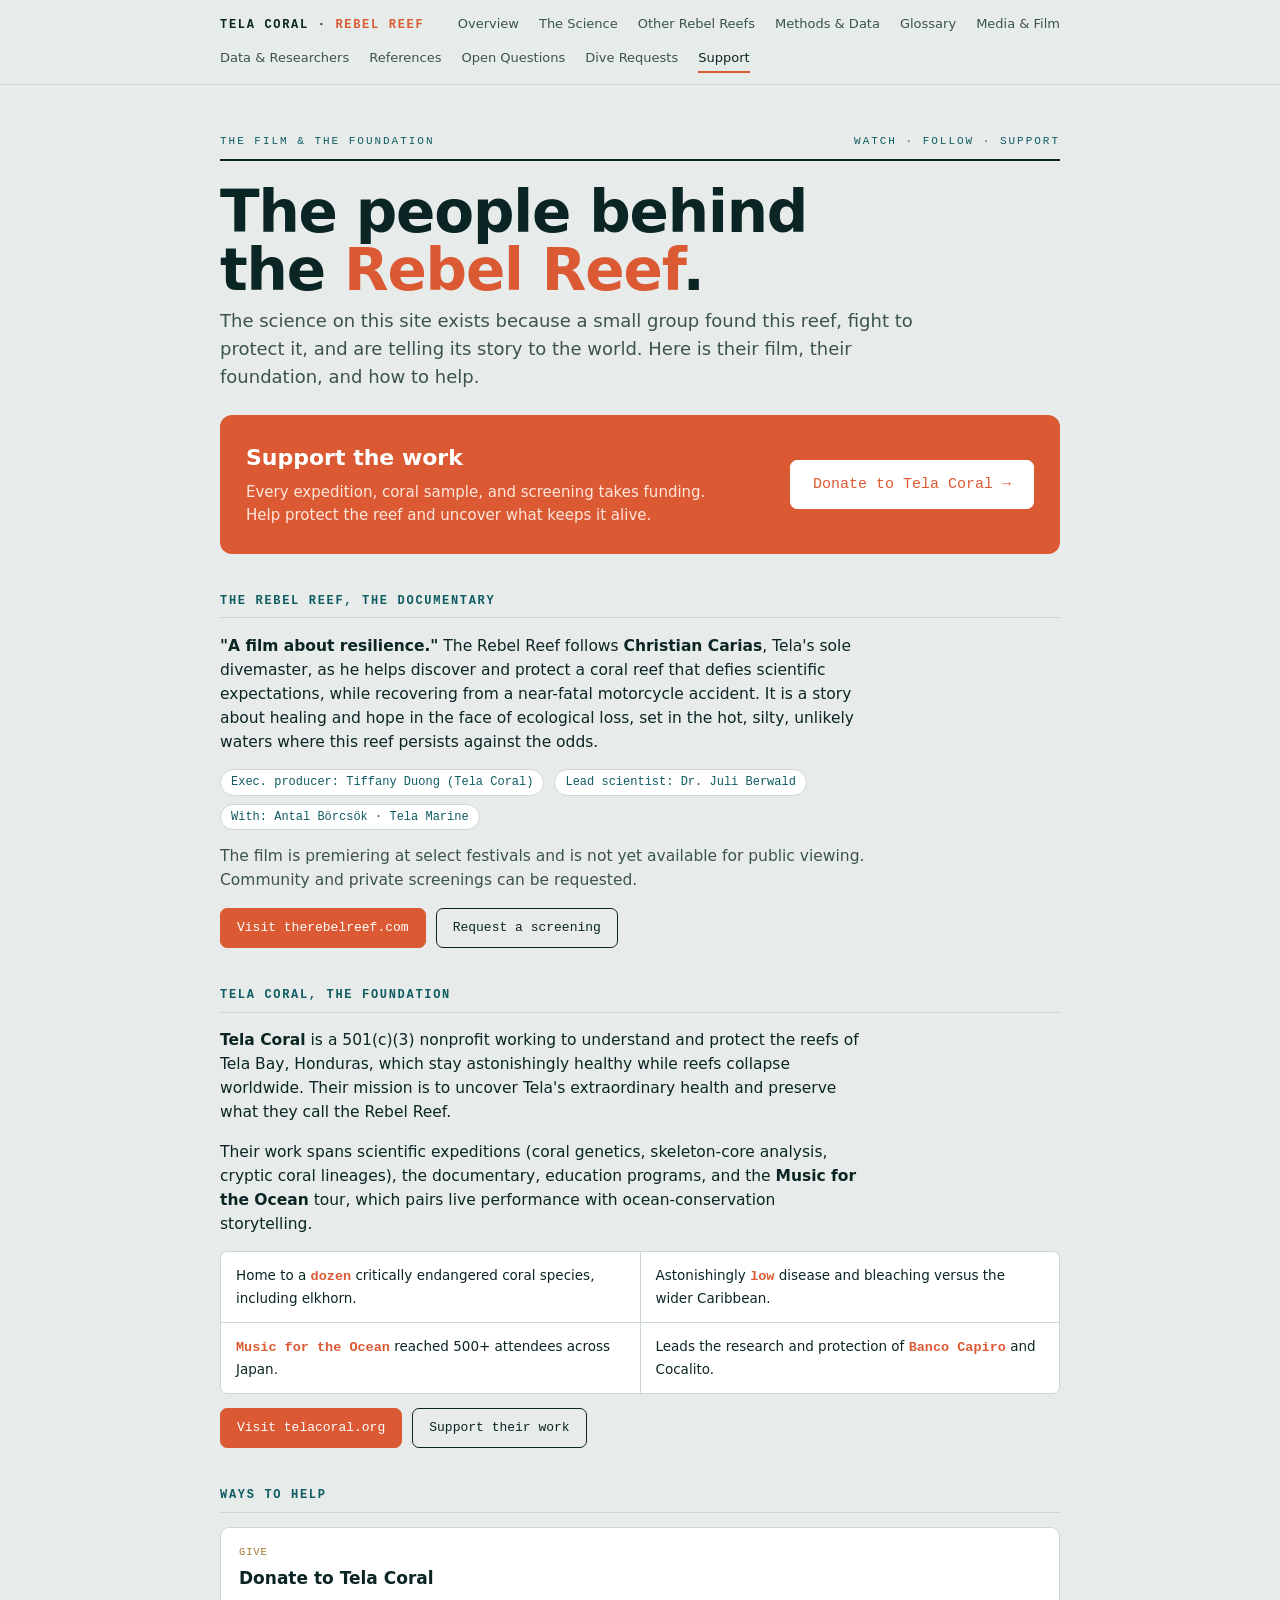
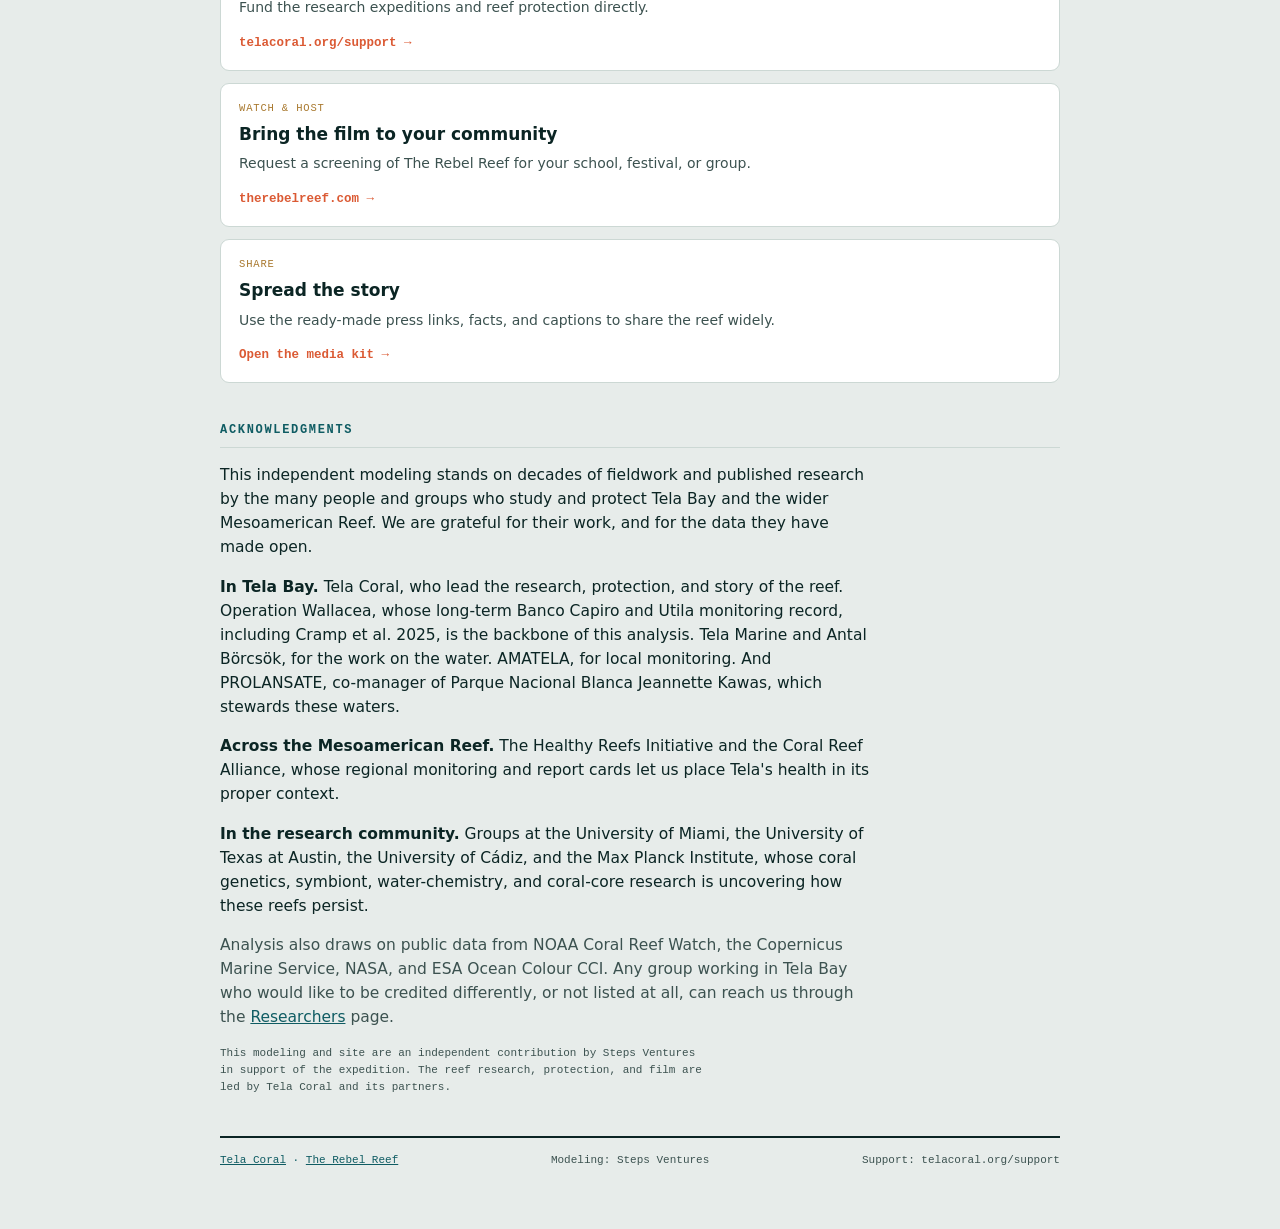
<file: support.html>
<!doctype html>
<html lang="en">
<head>
<meta charset="utf-8">
<meta name="viewport" content="width=device-width, initial-scale=1">
<title>The Film &amp; The Foundation, Rebel Reef</title>
<meta name="description" content="The Rebel Reef documentary and the Tela Coral foundation protecting Banco Capiro, Honduras. Watch, follow, and support their work.">
<link rel="stylesheet" href="style.css">
<style>
  .donateband{background:var(--coral);color:#fff;border-radius:12px;padding:26px 26px;margin:8px 0 4px;
    display:flex;flex-wrap:wrap;align-items:center;gap:16px 24px;justify-content:space-between}
  .donateband h3{margin:0 0 6px;font-size:22px;color:#fff}
  .donateband p{margin:0;max-width:52ch;font-size:15px;color:#ffe6dc}
  .donateband .btn{background:#fff;border-color:#fff;color:var(--coral);font-size:15px;padding:12px 22px}
  .partner{display:flex;flex-wrap:wrap;gap:8px 10px;font-family:var(--mono);font-size:12px;color:var(--water);margin-top:10px}
  .partner span{background:var(--paper);border:1px solid var(--line);border-radius:20px;padding:3px 10px}
</style>
</head>
<body>
<div class="nav"><div class="inner">
  <span class="brand">Tela Coral · <b>Rebel Reef</b></span>
  <a href="index.html">Overview</a>
  <a href="science.html">The Science</a>
  <a href="fingerprint.html">Other Rebel Reefs</a>
  <a href="methods.html">Methods &amp; Data</a>
  <a href="glossary.html">Glossary</a>
  <a href="media.html">Media &amp; Film</a>
  <a href="researchers.html">Data &amp; Researchers</a>
  <a href="references.html">References</a>
  <a href="questions.html">Open Questions</a>
  <a href="dive-requests.html">Dive Requests</a>
  <a href="support.html" class="on">Support</a>
</div></div>

<div class="sheet">
  <div class="eyebrow"><span>The Film &amp; The Foundation</span><span>watch · follow · support</span></div>
  <h1>The people behind the <span class="em">Rebel Reef</span>.</h1>
  <p class="lede">The science on this site exists because a small group found this reef, fight to protect it,
    and are telling its story to the world. Here is their film, their foundation, and how to help.</p>

  <div class="donateband">
    <div><h3>Support the work</h3>
      <p>Every expedition, coral sample, and screening takes funding. Help protect the reef and uncover what keeps it alive.</p></div>
    <a class="btn" href="https://telacoral.org/support/" target="_blank" rel="noopener">Donate to Tela Coral &rarr;</a>
  </div>

  <h2>The Rebel Reef, the documentary</h2>
  <p class="body"><b>"A film about resilience."</b> The Rebel Reef follows <b>Christian Carias</b>, Tela's sole
    divemaster, as he helps discover and protect a coral reef that defies scientific expectations, while
    recovering from a near-fatal motorcycle accident. It is a story about healing and hope in the face of
    ecological loss, set in the hot, silty, unlikely waters where this reef persists against the odds.</p>
  <div class="partner">
    <span>Exec. producer: Tiffany Duong (Tela Coral)</span>
    <span>Lead scientist: Dr. Juli Berwald</span>
    <span>With: Antal Börcsök · Tela Marine</span>
  </div>
  <p class="body soft" style="margin-top:14px">The film is premiering at select festivals and is not yet
    available for public viewing. Community and private screenings can be requested.</p>
  <div class="btnrow">
    <a class="btn primary" href="https://therebelreef.com/" target="_blank" rel="noopener">Visit therebelreef.com</a>
    <a class="btn" href="mailto:therebelreef@gmail.com?subject=Rebel%20Reef%20screening%20request">Request a screening</a>
  </div>

  <h2>Tela Coral, the foundation</h2>
  <p class="body"><b>Tela Coral</b> is a 501(c)(3) nonprofit working to understand and protect the reefs of
    Tela Bay, Honduras, which stay astonishingly healthy while reefs collapse worldwide. Their mission is to
    uncover Tela's extraordinary health and preserve what they call the Rebel Reef.</p>
  <p class="body">Their work spans scientific expeditions (coral genetics, skeleton-core analysis, cryptic
    coral lineages), the documentary, education programs, and the <b>Music for the Ocean</b> tour, which pairs
    live performance with ocean-conservation storytelling.</p>
  <div class="factgrid">
    <div class="f">Home to a <b>dozen</b> critically endangered coral species, including elkhorn.</div>
    <div class="f">Astonishingly <b>low</b> disease and bleaching versus the wider Caribbean.</div>
    <div class="f"><b>Music for the Ocean</b> reached 500+ attendees across Japan.</div>
    <div class="f">Leads the research and protection of <b>Banco Capiro</b> and Cocalito.</div>
  </div>
  <div class="btnrow">
    <a class="btn primary" href="https://telacoral.org/" target="_blank" rel="noopener">Visit telacoral.org</a>
    <a class="btn" href="https://telacoral.org/support/" target="_blank" rel="noopener">Support their work</a>
  </div>

  <h2>Ways to help</h2>
  <div class="cards">
    <div class="card"><div class="out">Give</div><h3>Donate to Tela Coral</h3>
      <p>Fund the research expeditions and reef protection directly.</p>
      <a class="go" href="https://telacoral.org/support/" target="_blank" rel="noopener">telacoral.org/support &rarr;</a></div>
    <div class="card"><div class="out">Watch &amp; host</div><h3>Bring the film to your community</h3>
      <p>Request a screening of The Rebel Reef for your school, festival, or group.</p>
      <a class="go" href="https://therebelreef.com/" target="_blank" rel="noopener">therebelreef.com &rarr;</a></div>
    <div class="card"><div class="out">Share</div><h3>Spread the story</h3>
      <p>Use the ready-made press links, facts, and captions to share the reef widely.</p>
      <a class="go" href="media.html">Open the media kit &rarr;</a></div>
  </div>

  <h2>Acknowledgments</h2>
  <p class="body">This independent modeling stands on decades of fieldwork and published research by the many
    people and groups who study and protect Tela Bay and the wider Mesoamerican Reef. We are grateful for
    their work, and for the data they have made open.</p>
  <p class="body"><b>In Tela Bay.</b> Tela Coral, who lead the research, protection, and story of the reef.
    Operation Wallacea, whose long-term Banco Capiro and Utila monitoring record, including Cramp et al. 2025,
    is the backbone of this analysis. Tela Marine and Antal Börcsök, for the work on the water. AMATELA, for
    local monitoring. And PROLANSATE, co-manager of Parque Nacional Blanca Jeannette Kawas, which stewards
    these waters.</p>
  <p class="body"><b>Across the Mesoamerican Reef.</b> The Healthy Reefs Initiative and the Coral Reef
    Alliance, whose regional monitoring and report cards let us place Tela's health in its proper context.</p>
  <p class="body"><b>In the research community.</b> Groups at the University of Miami, the University of Texas
    at Austin, the University of Cádiz, and the Max Planck Institute, whose coral genetics, symbiont,
    water-chemistry, and coral-core research is uncovering how these reefs persist.</p>
  <p class="body soft">Analysis also draws on public data from NOAA Coral Reef Watch, the Copernicus Marine
    Service, NASA, and ESA Ocean Colour CCI. Any group working in Tela Bay who would like to be credited
    differently, or not listed at all, can reach us through the <a href="researchers.html">Researchers</a> page.</p>

  <p class="prov">This modeling and site are an independent contribution by Steps Ventures in support of the
    expedition. The reef research, protection, and film are led by Tela Coral and its partners.</p>

  <footer>
    <span class="co"><a href="https://telacoral.org/" target="_blank" rel="noopener" style="color:var(--water)">Tela Coral</a> · <a href="https://therebelreef.com/" target="_blank" rel="noopener" style="color:var(--water)">The Rebel Reef</a></span>
    <span>Modeling: Steps Ventures</span>
    <span>Support: telacoral.org/support</span>
  </footer>
</div>
</body>
</html>
</file>
<file: style.css>
:root{
  --deep:#0b2524; --water:#0f5c63; --coral:#db5a34; --sediment:#a9792f;
  --mist:#e7ecea; --paper:#ffffff; --line:#ccd8d4; --ink-soft:#3c5250;
  --mortal:#b23b2e; --bleach:#c1892a; --safe:#2f8f7f; --chl:#2e6b3f;
  --mono:ui-monospace,"SF Mono","Cascadia Mono",Menlo,Consolas,monospace;
  --sans:system-ui,-apple-system,"Segoe UI",Roboto,sans-serif;
}
*{box-sizing:border-box}
html{scroll-behavior:smooth}
body{margin:0;background:var(--mist);color:var(--deep);font-family:var(--sans);
  line-height:1.55;-webkit-font-smoothing:antialiased}
a{color:var(--water)}
.sheet{max-width:900px;margin:0 auto;padding:26px 30px 64px}

/* NAV */
.nav{position:sticky;top:0;z-index:500;background:rgba(231,236,234,.92);
  backdrop-filter:blur(8px);border-bottom:1px solid var(--line)}
.nav .inner{max-width:900px;margin:0 auto;padding:11px 30px;display:flex;flex-wrap:wrap;
  align-items:center;gap:6px 20px}
.nav .brand{font-family:var(--mono);font-size:12px;letter-spacing:.14em;text-transform:uppercase;
  color:var(--deep);font-weight:600;margin-right:auto}
.nav .brand b{color:var(--coral)}
.nav a{font-size:13px;color:var(--ink-soft);text-decoration:none;padding:3px 0;border-bottom:2px solid transparent}
.nav a:hover{color:var(--deep)}
.nav a.on{color:var(--deep);border-bottom-color:var(--coral)}

/* HEADERS + TEXT */
.eyebrow{font-family:var(--mono);font-size:11px;letter-spacing:.18em;text-transform:uppercase;
  color:var(--water);display:flex;justify-content:space-between;flex-wrap:wrap;gap:8px;
  border-bottom:2px solid var(--deep);padding-bottom:9px;margin-top:22px}
h1{font-size:clamp(32px,5.6vw,58px);line-height:1.0;margin:22px 0 8px;letter-spacing:-.02em;
  text-wrap:balance;font-weight:800}
h1 .em{color:var(--coral)}
.lede{font-size:18px;max-width:62ch;color:var(--ink-soft);margin:0 0 24px}
.lede b{color:var(--deep)}
h2{font-family:var(--mono);font-size:12px;letter-spacing:.14em;text-transform:uppercase;
  color:var(--water);margin:38px 0 14px;padding-bottom:7px;border-bottom:1px solid var(--line)}
h3{font-size:17px;margin:0 0 6px}
p.body{font-size:15.5px;max-width:66ch;color:var(--deep)}
p.body.soft{color:var(--ink-soft)}
p.body b{color:var(--deep)}
.thesis{border-left:3px solid var(--coral);padding:4px 0 4px 18px;margin:0 0 6px;
  font-size:19px;line-height:1.42;text-wrap:pretty}

/* STATS */
.stats{display:grid;grid-template-columns:repeat(4,1fr);gap:1px;background:var(--line);
  border:1px solid var(--line);border-radius:7px;overflow:hidden;margin:8px 0}
.stat{background:var(--paper);padding:14px 15px}
.stat .n{font-family:var(--mono);font-size:26px;font-weight:700;font-variant-numeric:tabular-nums;line-height:1}
.stat .n.coral{color:var(--coral)} .stat .n.mortal{color:var(--mortal)} .stat .n.sed{color:var(--sediment)}
.stat .k{font-family:var(--mono);font-size:10px;letter-spacing:.08em;text-transform:uppercase;color:var(--water);margin-top:7px}
.stat .s{font-size:12px;color:var(--ink-soft);margin-top:2px}
.note{font-size:12px;color:var(--ink-soft);margin:0 0 26px;font-family:var(--mono)}

/* TABLES */
table.data{width:100%;border-collapse:collapse;font-size:13.5px}
table.data th{font-family:var(--mono);font-size:10px;letter-spacing:.09em;text-transform:uppercase;
  text-align:left;color:var(--water);padding:0 10px 8px 0;border-bottom:1px solid var(--line);vertical-align:bottom}
table.data td{padding:11px 10px 11px 0;border-bottom:1px solid var(--line);vertical-align:top}
table.data td.mech{font-weight:650}
table.data th:first-child,table.data td.mech{width:46%}
.tg{font-family:var(--mono);font-size:11px;padding:2px 7px;border-radius:4px;white-space:nowrap;background:var(--mist);color:var(--water)}

/* FIGURES + captions + download */
figure.fig{margin:14px 0}
figure.fig img{display:block}
figure.fig img.zoomable{cursor:zoom-in}
figure.fig figcaption{font-size:12.5px;color:var(--ink-soft);line-height:1.5;margin-top:7px;max-width:80ch}
figure.fig figcaption b{color:var(--deep)}
a.dl,.dlbtn{font-family:var(--mono);font-size:11px;color:var(--water);text-decoration:none;
  border:1px solid var(--line);border-radius:5px;padding:2px 8px;background:var(--paper);
  white-space:nowrap;cursor:pointer;display:inline-block;line-height:1.6}
a.dl{margin-left:6px}
a.dl:hover,.dlbtn:hover{border-color:var(--water);color:var(--deep)}
.tbltools{display:flex;justify-content:flex-end;margin:0 0 6px}
table.data caption{caption-side:top;text-align:left;font-size:12.5px;color:var(--ink-soft);
  line-height:1.5;margin-bottom:9px;max-width:82ch}
table.data caption b{color:var(--deep)}

/* LIGHTBOX (click-to-zoom) */
.lightbox{position:fixed;inset:0;z-index:1000;background:rgba(8,20,19,.93);display:none;
  align-items:center;justify-content:center;padding:26px}
.lightbox.on{display:flex}
.lb-inner{max-width:96vw;max-height:96vh;display:flex;flex-direction:column;align-items:center;position:relative}
.lb-inner img{max-width:96vw;max-height:82vh;object-fit:contain;border-radius:6px;background:#fff}
.lb-cap{color:#d6e4e1;font-size:13px;line-height:1.5;margin-top:12px;max-width:82ch;text-align:center}
.lb-close{position:absolute;top:-16px;right:-4px;background:none;border:none;color:#fff;
  font-size:34px;line-height:1;cursor:pointer;padding:0 6px}
@media (max-width:640px){.lb-close{top:-42px;right:0}}

/* CALLOUT — plain-terms explainer */
.callout{background:var(--paper);border:1px solid var(--line);border-left:3px solid var(--safe);
  border-radius:8px;padding:14px 18px;margin:14px 0;max-width:70ch}
.callout .lab{font-family:var(--mono);font-size:10px;letter-spacing:.1em;text-transform:uppercase;
  color:var(--safe);font-weight:700;margin-bottom:5px}
.callout p{margin:0;font-size:14.5px;color:var(--deep)}

/* METHOD block */
.method{background:#0d2b2a;color:#d6e4e1;border-radius:8px;padding:15px 18px;margin:12px 0;
  font-size:13.5px;max-width:74ch}
.method .lab{font-family:var(--mono);font-size:10px;letter-spacing:.1em;text-transform:uppercase;color:#7fb7ad;margin-bottom:6px}
.method code{font-family:var(--mono);background:rgba(255,255,255,.08);padding:1px 5px;border-radius:4px;font-size:12.5px}
.method a{color:#8fd0c4}

/* CITATIONS */
sup.cite{font-size:11px;font-weight:700}
sup.cite a{color:var(--coral);text-decoration:none}
.refs{counter-reset:ref;font-size:13px;color:var(--ink-soft)}
.refs li{margin:7px 0;padding-left:4px}
.refs li b{color:var(--deep)}

/* GLOSSARY */
.gloss dt{font-weight:700;color:var(--deep);margin-top:18px;font-size:15.5px;scroll-margin-top:70px}
.gloss dt .pron{font-family:var(--mono);font-size:12px;color:var(--sediment);font-weight:400;margin-left:8px}
.gloss dd{margin:4px 0 0;font-size:14.5px;color:var(--ink-soft);max-width:70ch}
.gloss dd .also{font-size:12.5px;color:var(--water);font-family:var(--mono)}
.azindex{display:flex;flex-wrap:wrap;gap:8px;font-family:var(--mono);font-size:13px;margin:6px 0 10px}

/* CARDS (media / asks) */
.cards{display:grid;grid-template-columns:1fr;gap:12px;margin-top:8px}
.card{background:var(--paper);border:1px solid var(--line);border-radius:9px;padding:16px 18px}
.card .out{font-family:var(--mono);font-size:10.5px;letter-spacing:.08em;text-transform:uppercase;color:var(--sediment)}
.card h3{margin:5px 0 6px}
.card p{margin:0 0 10px;font-size:14px;color:var(--ink-soft)}
.card a.go{font-family:var(--mono);font-size:12.5px;color:var(--coral);text-decoration:none;font-weight:600}
.card a.go:hover{text-decoration:underline}

/* QUOTE / FACT cards for documentary kit */
.quotes{display:grid;grid-template-columns:repeat(2,1fr);gap:12px;margin-top:8px}
.qcard{background:#0d2b2a;color:#eaf2f0;border-radius:10px;padding:18px 20px}
.qcard .q{font-size:17px;line-height:1.35;font-weight:600;text-wrap:pretty}
.qcard .src{font-family:var(--mono);font-size:11px;color:#7fb7ad;margin-top:10px}
.qcard.coral{background:var(--coral)} .qcard.coral .src{color:#ffe0d4}

.factgrid{display:grid;grid-template-columns:repeat(2,1fr);gap:1px;background:var(--line);
  border:1px solid var(--line);border-radius:7px;overflow:hidden;margin-top:8px}
.factgrid .f{background:var(--paper);padding:13px 15px;font-size:13.5px}
.factgrid .f b{color:var(--coral);font-family:var(--mono)}

/* EMAIL DRAFT block */
.email{background:var(--paper);border:1px dashed var(--sediment);border-radius:9px;padding:16px 18px;margin:12px 0;font-size:14px}
.email .h{font-family:var(--mono);font-size:11px;color:var(--sediment);margin-bottom:8px;letter-spacing:.06em}
.email pre{white-space:pre-wrap;font-family:var(--sans);margin:0;color:var(--deep);font-size:14px;line-height:1.5}

.chip{font-family:var(--mono);font-size:11px;padding:2px 8px;border:1px solid var(--line);border-radius:20px;color:var(--water);white-space:nowrap}
.chiprow{display:flex;flex-wrap:wrap;gap:6px 8px;margin-top:8px}

.prov{font-family:var(--mono);font-size:11px;color:var(--ink-soft);margin-top:10px;max-width:74ch}

footer{margin-top:40px;padding-top:14px;border-top:2px solid var(--deep);font-family:var(--mono);
  font-size:11px;color:var(--ink-soft);display:flex;justify-content:space-between;flex-wrap:wrap;gap:10px}
footer .co{color:var(--water)}

@media (max-width:640px){
  .stats{grid-template-columns:repeat(2,1fr)}
  .quotes,.factgrid{grid-template-columns:1fr}
  .sheet{padding:22px 20px 50px}
  .nav .inner{padding:10px 20px}
}

/* MAP (index only) */
.leaflet-container{font-family:var(--sans)}
.maphelp{font-size:14px;color:var(--ink-soft);margin:0 0 12px;max-width:66ch}
#map{height:520px;width:100%;border:1px solid var(--line);border-radius:9px;background:#08201f;z-index:0}
.pop{font-family:var(--sans);min-width:190px}
.pop h4{margin:0 0 6px;font-size:15px;color:var(--deep)}
.pop .tag{font-family:var(--mono);font-size:10px;letter-spacing:.06em;text-transform:uppercase;padding:2px 6px;border-radius:4px;color:#fff}
.pop table{width:100%;border-collapse:collapse;margin-top:8px;font-size:12.5px}
.pop td{padding:3px 0;border-bottom:1px solid var(--line);font-variant-numeric:tabular-nums}
.pop td:last-child{text-align:right;font-family:var(--mono)}
.legend{margin-top:12px;display:flex;flex-wrap:wrap;gap:8px 18px;font-size:12.5px;color:var(--ink-soft)}
.legend .grp{display:flex;align-items:center;gap:7px}
.sw{width:13px;height:13px;border-radius:50%;flex:0 0 auto;border:1px solid rgba(0,0,0,.15)}

/* STATIONS + asks (science page) */
.station{display:grid;grid-template-columns:44px 1fr;gap:16px;padding:16px 0;border-bottom:1px solid var(--line)}
.station:last-child{border-bottom:0}
.num{font-family:var(--mono);font-size:22px;font-weight:700;color:var(--coral);font-variant-numeric:tabular-nums;line-height:1}
.station p{margin:0 0 7px;font-size:13.5px;color:var(--ink-soft);max-width:66ch}
.meta{display:flex;flex-wrap:wrap;gap:6px 8px;font-family:var(--mono);font-size:11px}
.chip.win{border-color:var(--coral);color:var(--coral)} .chip.gear{background:var(--deep);color:#dfe9e6;border-color:var(--deep)}
.ask{background:var(--paper);border:1px solid var(--line);border-radius:8px;padding:18px 20px}
.ask ul{margin:8px 0 0;padding-left:18px;font-size:13.5px;color:var(--ink-soft)} .ask li{margin:5px 0} .ask li b{color:var(--deep)}
.btnrow{display:flex;flex-wrap:wrap;gap:10px;margin:14px 0}
.btn{font-family:var(--mono);font-size:13px;text-decoration:none;padding:9px 16px;border-radius:7px;border:1px solid var(--deep);color:var(--deep)}
.btn.primary{background:var(--coral);border-color:var(--coral);color:#fff}
.btn:hover{opacity:.9}
</file>
